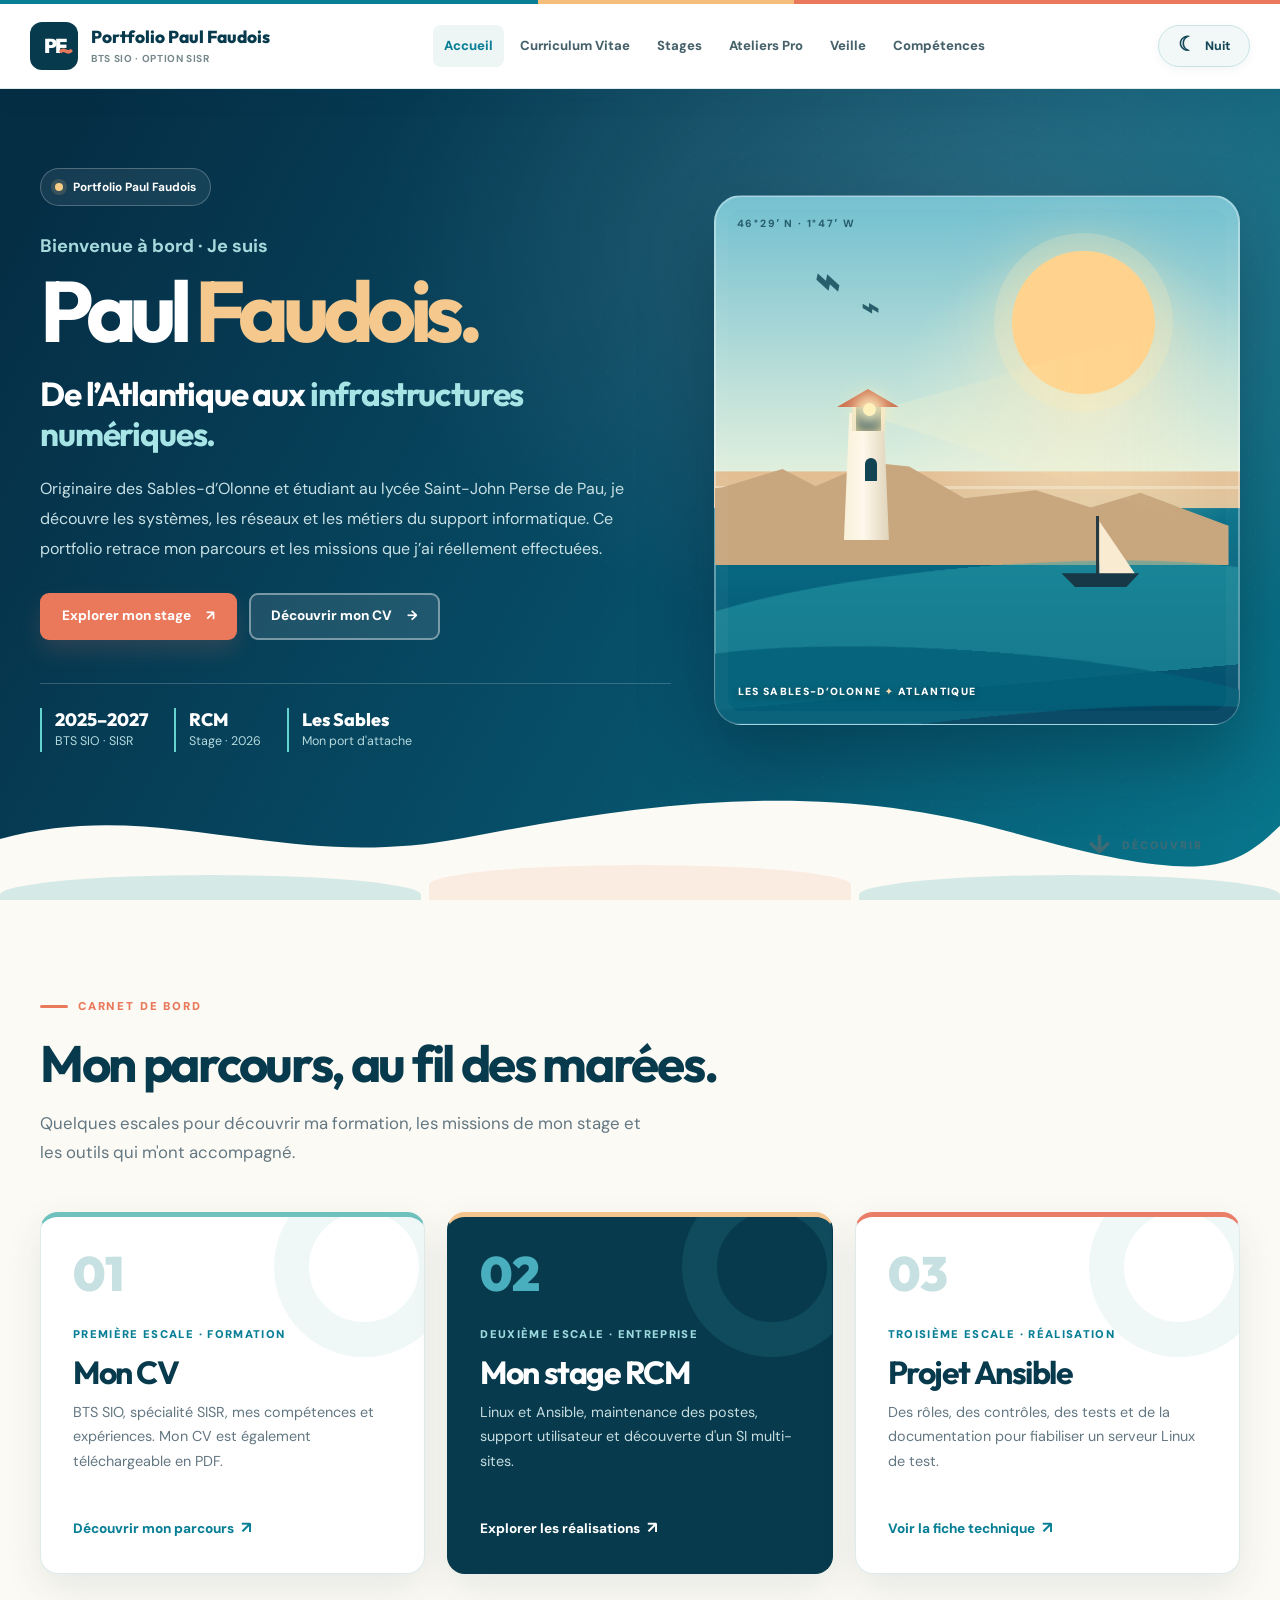
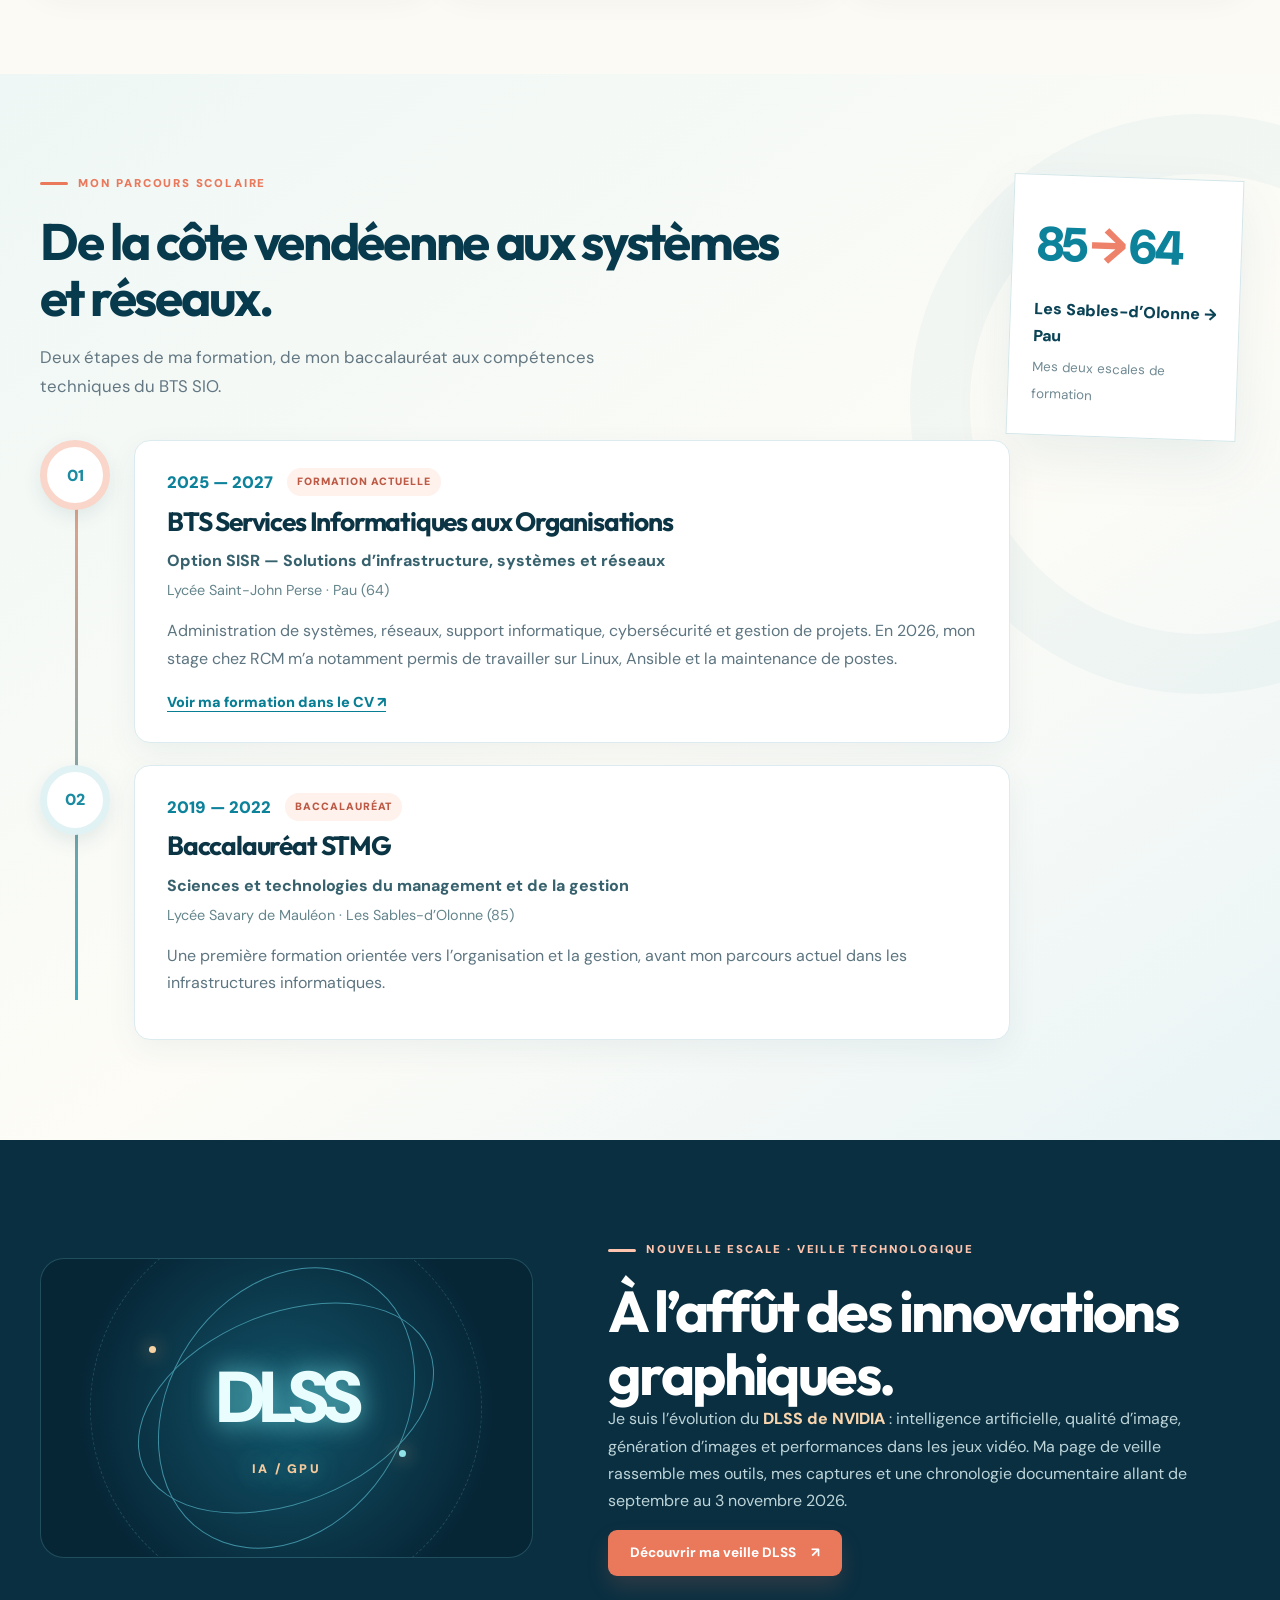
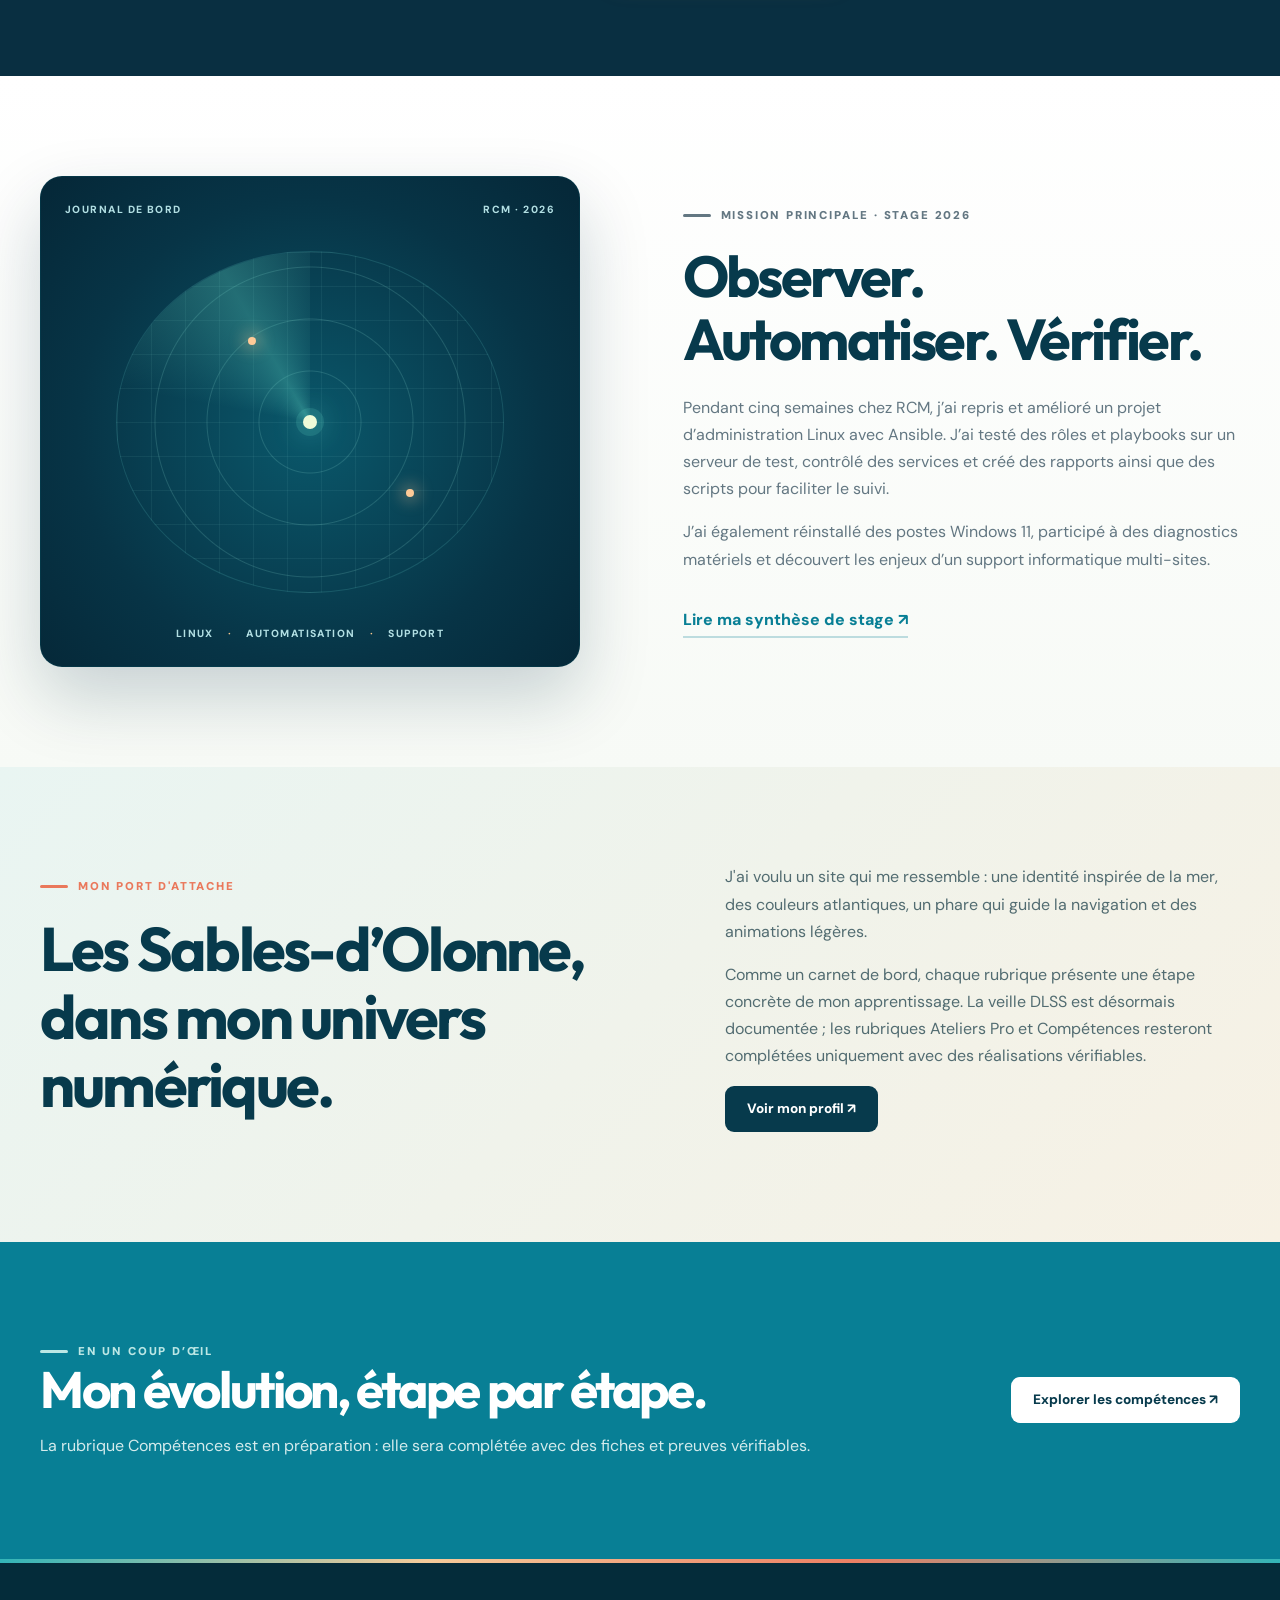
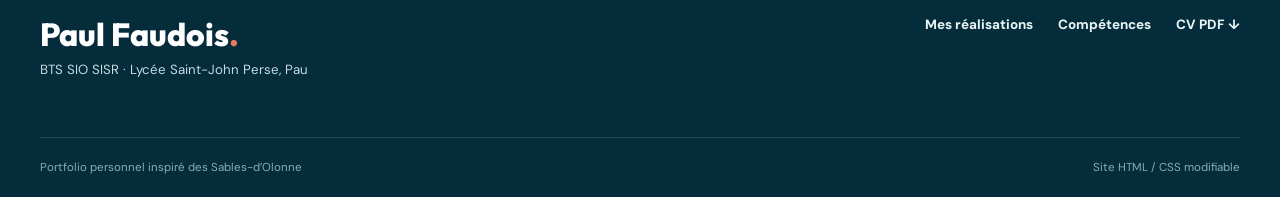
<file: index.html>
<!DOCTYPE html>

<html lang="fr"><head>
<meta charset="utf-8"/><meta content="width=device-width, initial-scale=1" name="viewport"/>
<meta content="#073a4c" name="theme-color"/>
<title>Portfolio Paul Faudois</title>
<link href="styles.css" rel="stylesheet"/>
<link href="ocean-v5.css" rel="stylesheet"/><link href="ocean-v6.css" rel="stylesheet"/><script>try{let t=localStorage.getItem('paul-portfolio-theme');document.documentElement.dataset.theme=(t==='night'||t==='day')?t:'day'}catch(e){document.documentElement.dataset.theme='day'}</script><meta content="Portfolio Paul Faudois : un carnet de bord maritime animé, BTS SIO SISR, CV et stage RCM." name="description"/><link rel="icon" type="image/svg+xml" href="favicon.svg"/></head><body>
<a class="skip-link" href="#contenu">Aller au contenu</a>
<header class="site-header"><div class="nav-container">
<a aria-label="Accueil, portfolio Paul Faudois" class="brand" href="index.html"><span class="brand-symbol">PF<span class="brand-wave">~</span></span><span class="brand-label">Portfolio Paul Faudois<small>BTS SIO · OPTION SISR</small></span></a>
<button aria-controls="primary-nav" aria-expanded="false" aria-label="Ouvrir le menu" class="menu-toggle" type="button"><span></span><span></span><span></span></button>
<nav aria-label="Navigation principale" id="primary-nav"><ul><li><a aria-current="page" class="active" href="index.html">Accueil</a></li><li><a href="cv.html">Curriculum Vitae</a></li><li><a href="stages.html">Stages</a></li><li><a href="ateliers-pro.html">Ateliers Pro</a></li><li><a href="veille.html">Veille</a></li><li><a href="competences.html">Compétences</a></li></ul></nav><button aria-label="Activer le mode nuit" aria-pressed="false" class="theme-toggle" title="Changer l'ambiance jour / nuit" type="button"><span aria-hidden="true" class="theme-toggle-symbol">☾</span><span class="theme-toggle-label">Nuit</span></button>
</div></header>
<main id="contenu">
<section aria-labelledby="home-title" class="home-hero ocean-hero">
<div aria-hidden="true" class="ocean-grain"></div>
<div class="container hero-layout">
<div class="hero-copy"><div class="pill-light"><span class="status-dot"></span> Portfolio Paul Faudois</div>
<p class="hero-pretitle">Bienvenue à bord · Je suis</p>
<h1 id="home-title">Paul <span>Faudois.</span></h1>
<p class="hero-claim">De l’Atlantique aux <em>infrastructures numériques.</em></p>
<p class="hero-intro">Originaire des Sables-d’Olonne et étudiant au lycée Saint-John Perse de Pau, je découvre les systèmes, les réseaux et les métiers du support informatique. Ce portfolio retrace mon parcours et les missions que j’ai réellement effectuées.</p>
<div class="button-group"><a class="button button-coral" href="stages.html">Explorer mon stage <span aria-hidden="true">↗</span></a><a class="button button-ghost" href="cv.html">Découvrir mon CV <span aria-hidden="true">→</span></a></div>
<div class="hero-metrics"><div><strong>2025–2027</strong><span>BTS SIO · SISR</span></div><div><strong>RCM</strong><span>Stage · 2026</span></div><div><strong>Les Sables</strong><span>Mon port d'attache</span></div></div>
</div>
<div aria-label="Illustration animée du littoral sablais : phare éclairant la mer, vagues, oiseaux et petit voilier." class="hero-art marine-scene" role="img">
<div aria-hidden="true" class="scene-sky"><span class="scene-star star-one"></span><span class="scene-star star-two"></span><span class="scene-star star-three"></span><span class="scene-star star-four"></span><span class="scene-star star-five"></span><span class="scene-sun"></span><span class="scene-moon"></span><span class="gull gull-one">⌁</span><span class="gull gull-two">⌁</span></div>
<div class="scene-horizon"></div><div class="scene-cliff"></div><div class="scene-beacon"><span class="beacon-beam"></span><span class="beacon-roof"></span><span class="beacon-lantern"></span><span class="beacon-tower"></span><span class="beacon-window"></span><span class="beacon-glow"></span></div>
<div class="scene-water scene-water-back"></div><div class="scene-water scene-water-mid"></div><div class="scene-boat"><span class="boat-mast"></span><span class="boat-sail"></span><span class="boat-hull"></span></div><div class="scene-water scene-water-front"></div>
<span class="scene-coordinates">46°29′ N · 1°47′ W</span><span class="sea-label">LES SABLES-D’OLONNE <span>✦</span> ATLANTIQUE</span>
</div>
</div><div aria-hidden="true" class="hero-tide"><svg preserveaspectratio="none" viewbox="0 0 1440 140"><path d="M0 74C180 25 315 112 520 73S920 5 1140 67s250 39 300-8v81H0z"></path></svg></div>
<a aria-label="Descendre vers mon parcours" class="scroll-indicator" href="#parcours"><span aria-hidden="true">↓</span> DÉCOUVRIR</a>
</section>
<section class="section section-light" id="parcours"><div class="container"><div class="section-heading"><p class="eyebrow">CARNET DE BORD</p><h2>Mon parcours, au fil des marées.</h2><p>Quelques escales pour découvrir ma formation, les missions de mon stage et les outils qui m'ont accompagné.</p></div>
<div class="feature-grid ocean-feature-grid">
<a class="feature-card" href="cv.html"><div class="feature-icon"><span class="route-symbol">01</span></div><span class="feature-label">PREMIÈRE ESCALE · FORMATION</span><h3>Mon CV</h3><p>BTS SIO, spécialité SISR, mes compétences et expériences. Mon CV est également téléchargeable en PDF.</p><span class="card-link">Découvrir mon parcours <b>↗</b></span></a>
<a class="feature-card feature-dark" href="stages.html"><div class="feature-icon"><span class="route-symbol">02</span></div><span class="feature-label">DEUXIÈME ESCALE · ENTREPRISE</span><h3>Mon stage RCM</h3><p>Linux et Ansible, maintenance des postes, support utilisateur et découverte d'un SI multi-sites.</p><span class="card-link">Explorer les réalisations <b>↗</b></span></a>
<a class="feature-card" href="stage-rcm-ansible.html"><div class="feature-icon"><span class="route-symbol">03</span></div><span class="feature-label">TROISIÈME ESCALE · RÉALISATION</span><h3>Projet Ansible</h3><p>Des rôles, des contrôles, des tests et de la documentation pour fiabiliser un serveur Linux de test.</p><span class="card-link">Voir la fiche technique <b>↗</b></span></a>
</div></div></section>

<section class="section ocean-school" id="parcours-scolaire" aria-labelledby="ecoles-title">
  <div class="container">
    <div class="school-heading-grid">
      <div class="section-heading"><p class="eyebrow">MON PARCOURS SCOLAIRE</p><h2 id="ecoles-title">De la côte vendéenne aux systèmes et réseaux.</h2><p>Deux étapes de ma formation, de mon baccalauréat aux compétences techniques du BTS SIO.</p></div>
      <div class="school-side-note" aria-label="Parcours personnel"><span class="school-stamp">85 <span>→</span> 64</span><p>Les Sables-d’Olonne <span aria-hidden="true">→</span> Pau</p><small>Mes deux escales de formation</small></div>
    </div>
    <div class="school-timeline">
      <article class="school-stop school-stop-current">
        <div class="school-buoy"><span>01</span></div>
        <div class="school-stop-body">
          <div class="school-stop-head"><span class="school-year">2025 — 2027</span><span class="school-type">FORMATION ACTUELLE</span></div>
          <h3>BTS Services Informatiques aux Organisations</h3>
          <p class="school-subhead">Option SISR — Solutions d’infrastructure, systèmes et réseaux</p>
          <p class="school-place">Lycée Saint-John Perse · Pau (64)</p>
          <p>Administration de systèmes, réseaux, support informatique, cybersécurité et gestion de projets. En 2026, mon stage chez RCM m’a notamment permis de travailler sur Linux, Ansible et la maintenance de postes.</p>
          <a href="cv.html" class="school-inline-link">Voir ma formation dans le CV <span aria-hidden="true">↗</span></a>
        </div>
      </article>
      <article class="school-stop">
        <div class="school-buoy"><span>02</span></div>
        <div class="school-stop-body">
          <div class="school-stop-head"><span class="school-year">2019 — 2022</span><span class="school-type">BACCALAURÉAT</span></div>
          <h3>Baccalauréat STMG</h3>
          <p class="school-subhead">Sciences et technologies du management et de la gestion</p>
          <p class="school-place">Lycée Savary de Mauléon · Les Sables-d’Olonne (85)</p>
          <p>Une première formation orientée vers l’organisation et la gestion, avant mon parcours actuel dans les infrastructures informatiques.</p>
        </div>
      </article>
    </div>
  </div>
</section>
<section class="section home-watch-teaser" aria-labelledby="teaser-title">
 <div class="container watch-teaser-grid">
  <div class="watch-mini-art" aria-hidden="true"><span class="watch-orbit orbit-one"></span><span class="watch-orbit orbit-two"></span><span class="watch-chip">DLSS<span>IA / GPU</span></span><span class="watch-ray ray-one"></span><span class="watch-ray ray-two"></span></div>
  <div><p class="eyebrow">NOUVELLE ESCALE · VEILLE TECHNOLOGIQUE</p><h2 id="teaser-title">À l’affût des innovations graphiques.</h2><p>Je suis l’évolution du <strong>DLSS de NVIDIA</strong> : intelligence artificielle, qualité d’image, génération d’images et performances dans les jeux vidéo. Ma page de veille rassemble mes outils, mes captures et une chronologie documentaire allant de septembre au 3 novembre 2026.</p><a class="button button-coral" href="veille.html">Découvrir ma veille DLSS <span aria-hidden="true">↗</span></a></div>
 </div>
</section>
<section class="section home-radar"><div class="container spotlight ocean-spotlight"><div aria-hidden="true" class="radar-visual"><div class="radar-topline"><span>JOURNAL DE BORD</span><span>RCM · 2026</span></div><div class="radar-rings"><div class="radar-line"></div><div class="radar-center"></div><span class="radar-ping ping-one"></span><span class="radar-ping ping-two"></span></div><div class="radar-bottomline">LINUX <b>·</b> AUTOMATISATION <b>·</b> SUPPORT</div></div>
<div class="spotlight-text"><p class="eyebrow">MISSION PRINCIPALE · STAGE 2026</p><h2>Observer. Automatiser. Vérifier.</h2><p>Pendant cinq semaines chez RCM, j’ai repris et amélioré un projet d’administration Linux avec Ansible. J’ai testé des rôles et playbooks sur un serveur de test, contrôlé des services et créé des rapports ainsi que des scripts pour faciliter le suivi.</p><p>J’ai également réinstallé des postes Windows 11, participé à des diagnostics matériels et découvert les enjeux d’un support informatique multi-sites.</p><a class="text-link" href="stages.html">Lire ma synthèse de stage <span>↗</span></a></div></div></section>
<section class="section ocean-manifesto"><div class="container manifesto-grid"><div><p class="eyebrow">MON PORT D'ATTACHE</p><h2>Les Sables-d’Olonne, dans mon univers numérique.</h2></div><div><p>J'ai voulu un site qui me ressemble : une identité inspirée de la mer, des couleurs atlantiques, un phare qui guide la navigation et des animations légères.</p><p>Comme un carnet de bord, chaque rubrique présente une étape concrète de mon apprentissage. La veille DLSS est désormais documentée ; les rubriques Ateliers Pro et Compétences resteront complétées uniquement avec des réalisations vérifiables.</p><a class="button button-navy" href="cv.html">Voir mon profil ↗</a></div></div><div aria-hidden="true" class="tide-stripes"><i></i><i></i><i></i></div></section>
<section class="section mini-cta"><div class="container cta-flex"><div><p class="eyebrow">EN UN COUP D’ŒIL</p><h2>Mon évolution, étape par étape.</h2><p>La rubrique Compétences est en préparation : elle sera complétée avec des fiches et preuves vérifiables.</p></div><a class="button button-white" href="competences.html">Explorer les compétences ↗</a></div></section>
</main>
<footer class="footer"><div class="container footer-grid"><div><p class="footer-head">Paul Faudois<span class="accent">.</span></p><p>BTS SIO SISR · Lycée Saint-John Perse, Pau</p></div><div class="footer-links"><a href="stages.html">Mes réalisations</a><a href="competences.html">Compétences</a><a download="" href="assets/documents/CV-Paul-Faudois.pdf">CV PDF ↓</a></div></div><div class="container footer-bottom"><span>Portfolio personnel inspiré des Sables-d’Olonne</span><span>Site HTML / CSS modifiable</span></div></footer>
<script defer="" src="script.js"></script>
<div aria-hidden="true" class="reading-progress"></div><script defer="True" src="ocean-v5.js"></script></body></html>
</file>
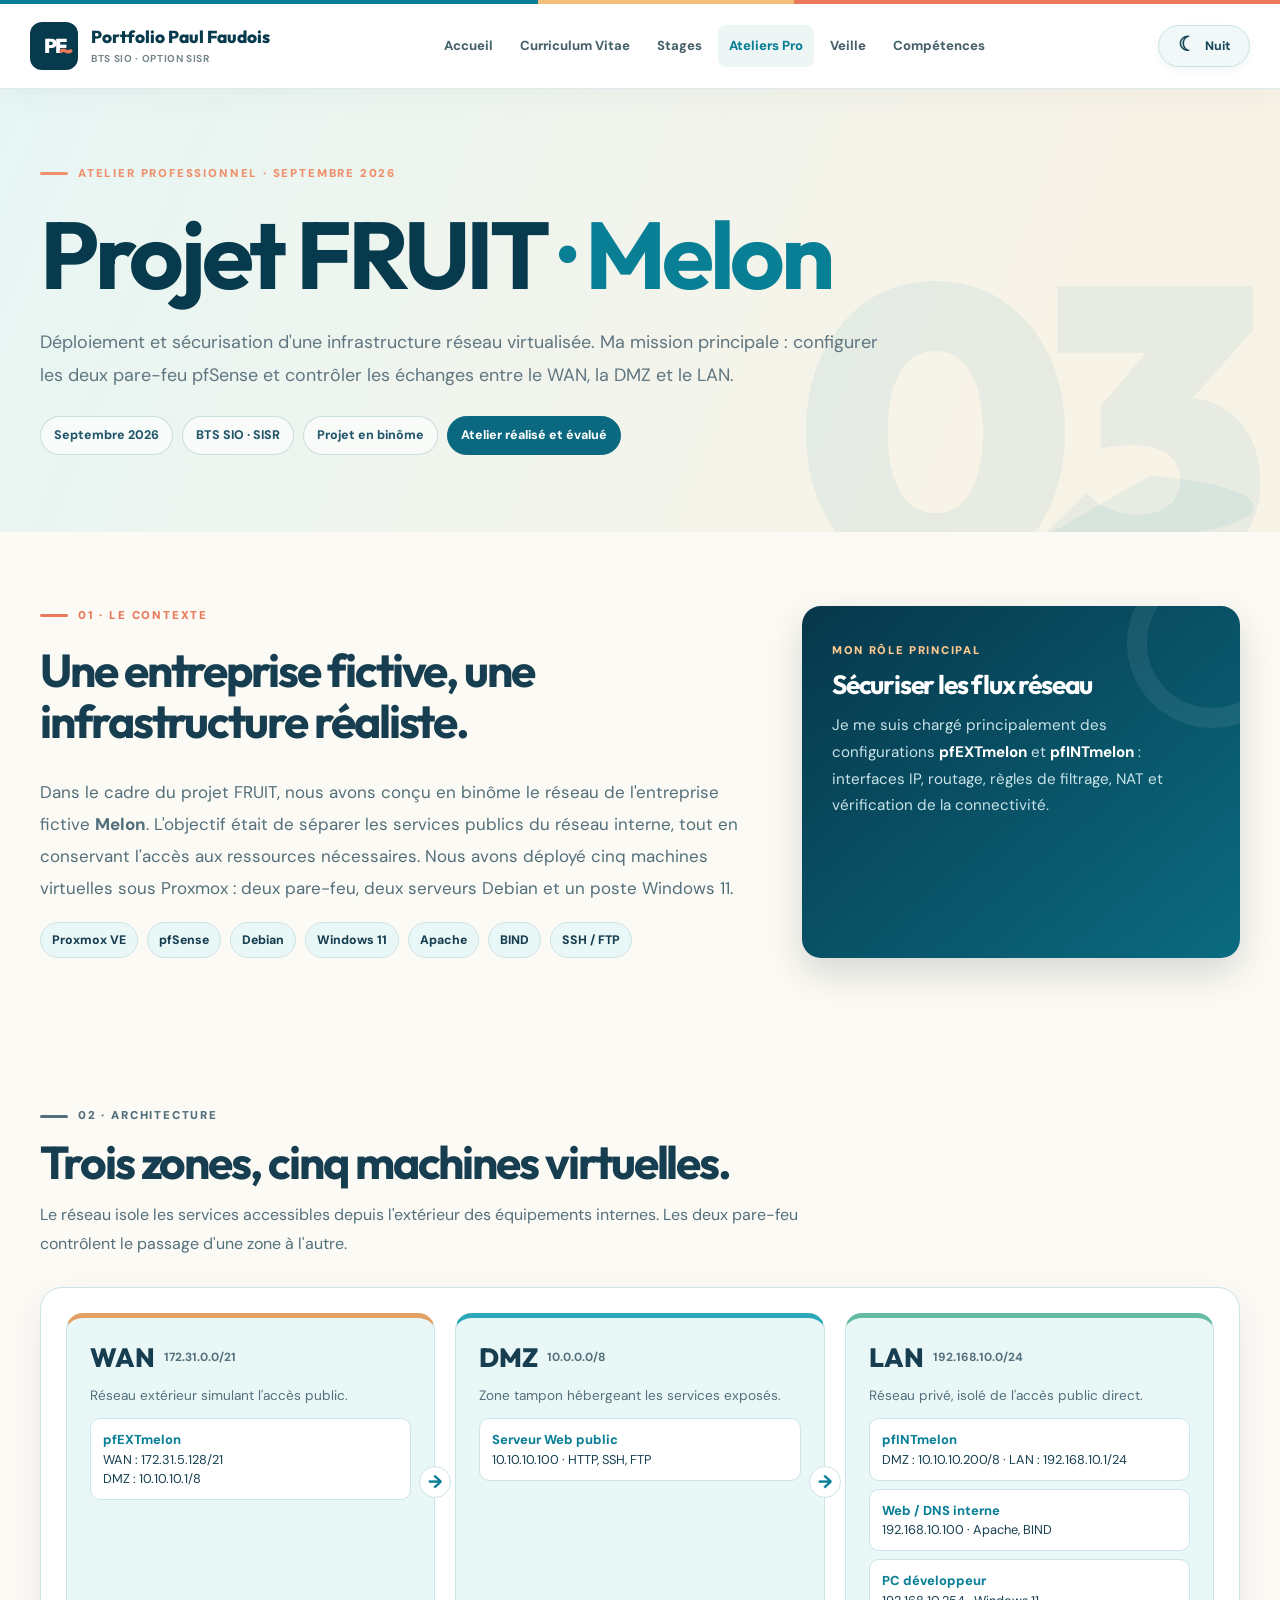
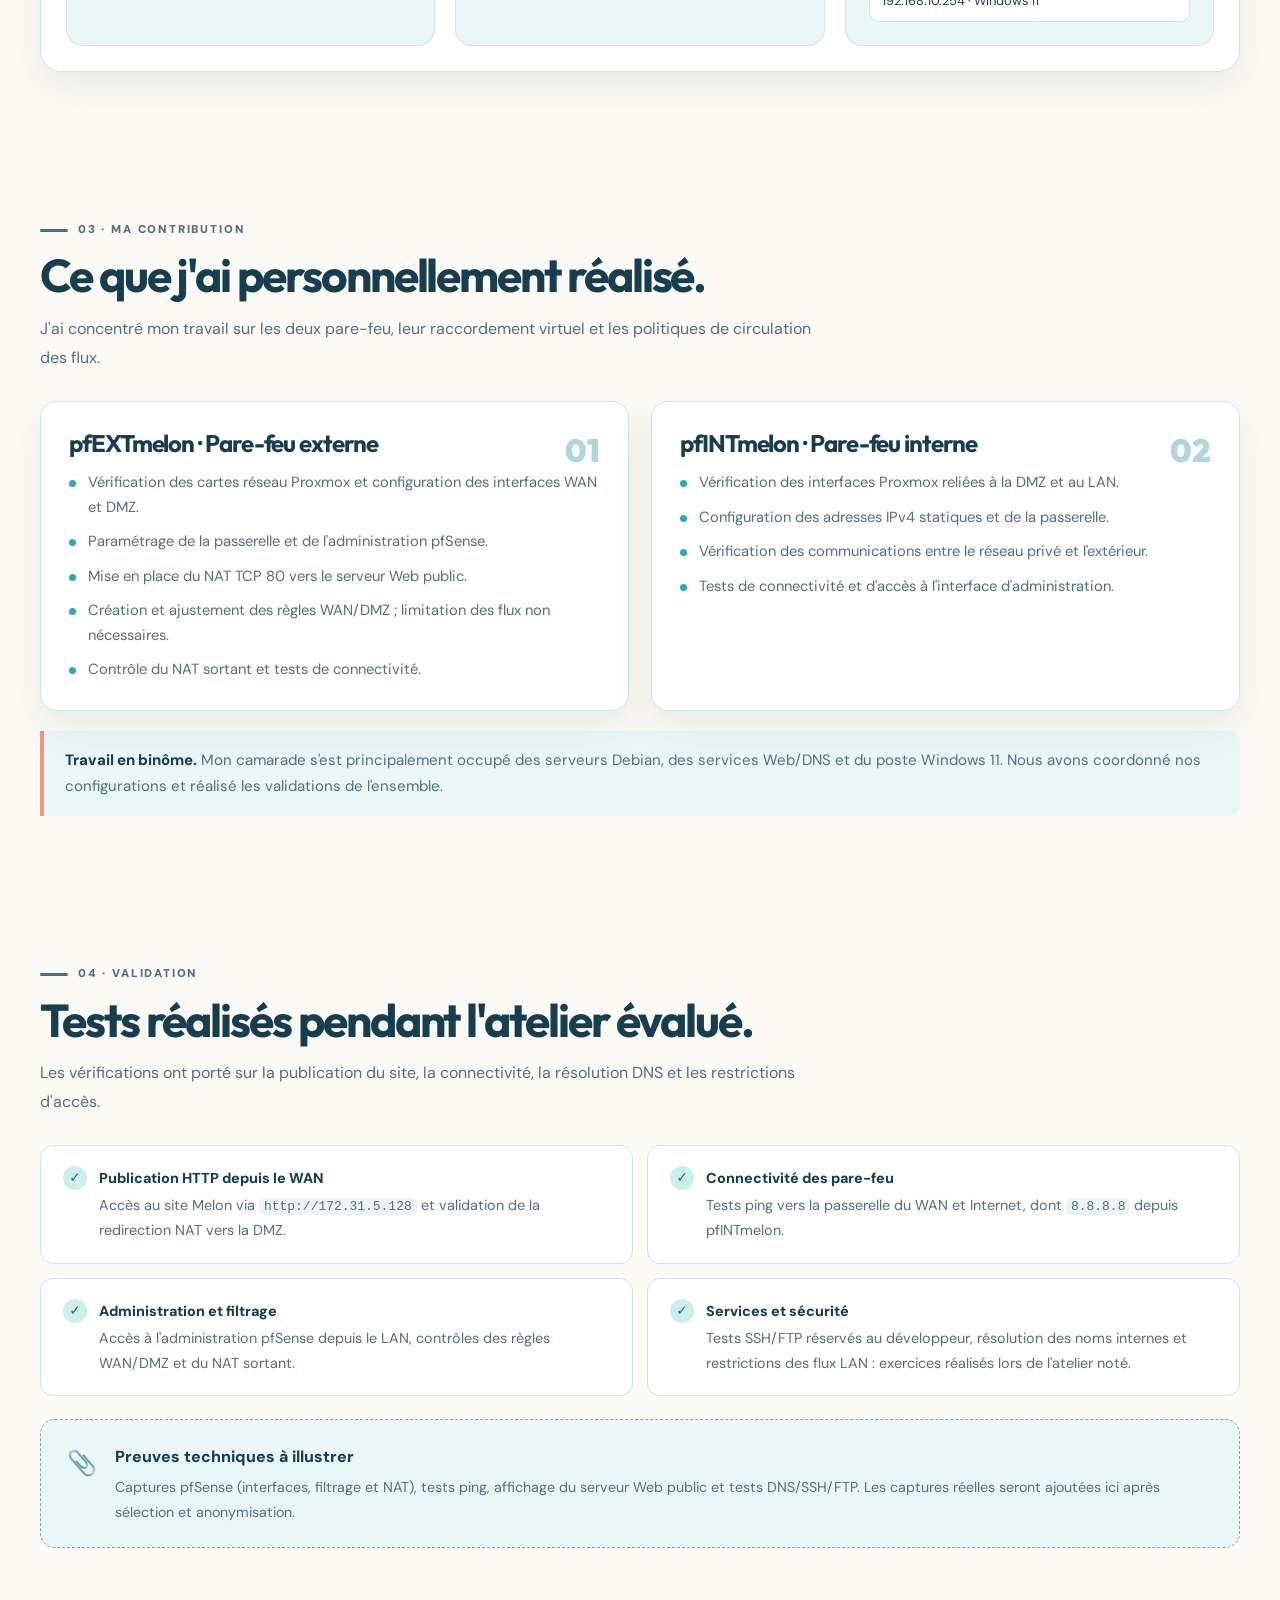
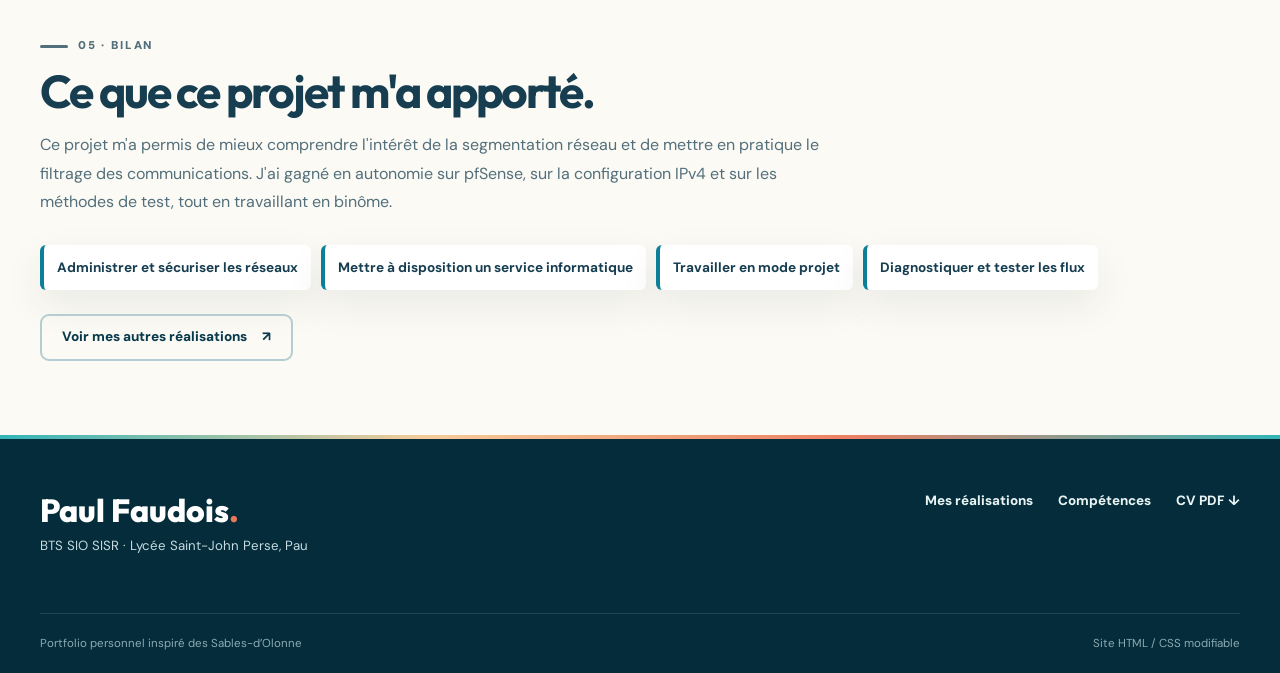
<file: ateliers-pro.html>
<!DOCTYPE html>

<html lang="fr"><head>
<meta charset="utf-8"/><meta content="width=device-width, initial-scale=1" name="viewport"/>
<meta content="Projet FRUIT : déploiement d'une infrastructure WAN / DMZ / LAN sous Proxmox et sécurisation pfSense, atelier professionnel BTS SIO SISR." name="description"/>
<meta content="#073a4c" name="theme-color"/>
<title>Ateliers Pro | Portfolio Paul Faudois</title>
<link href="styles.css" rel="stylesheet"/>
<link href="ocean-v5.css" rel="stylesheet"/><script>try{let t=localStorage.getItem('paul-portfolio-theme');document.documentElement.dataset.theme=(t==='night'||t==='day')?t:'day'}catch(e){document.documentElement.dataset.theme='day'}</script><link rel="icon" type="image/svg+xml" href="favicon.svg"/><style>

/* Projet FRUIT — styles locaux, indépendants des autres pages du portfolio. */
.fruit-page{--fruit-ink:#163e50;--fruit-muted:#526f7b;--fruit-panel:#ffffff;--fruit-panel-alt:#eaf7f7;--fruit-stroke:#cce4e7;--fruit-highlight:#0a7f97;--fruit-sun:#ef9876;--fruit-shadow:0 15px 38px rgba(8,51,72,.08)}
.fruit-page .page-banner{padding:76px 0 77px}
.fruit-page .fruit-eyebrow{color:#f08f6b}
.fruit-page .fruit-hero-lead{max-width:840px}
.fruit-page .fruit-hero-meta{display:flex;flex-wrap:wrap;gap:9px;margin-top:25px}
.fruit-page .fruit-hero-meta span{border:1px solid rgba(8,97,117,.19);padding:8px 13px;border-radius:99px;background:rgba(255,255,255,.62);color:#22566b;font-size:.78rem;font-weight:800}
.fruit-page .fruit-hero-meta .fruit-evaluated{background:#0a6981;color:#fff;border-color:#0a6981}
.fruit-page .fruit-section{padding:74px 0}
.fruit-page .fruit-intro-grid{display:grid;grid-template-columns:1.25fr .75fr;gap:32px;align-items:stretch}
.fruit-page .fruit-description{color:var(--fruit-muted);font-size:1.06rem;max-width:700px;line-height:1.9}
.fruit-page .fruit-focus{border-radius:19px;padding:29px 30px;background:linear-gradient(140deg,#07374b,#0b6b80);color:#e9f9f7;box-shadow:0 15px 37px rgba(1,39,54,.16);position:relative;overflow:hidden}
.fruit-page .fruit-focus:after{content:'';position:absolute;width:130px;height:130px;border:20px solid rgba(255,255,255,.07);right:-57px;top:-48px;border-radius:50%}
.fruit-page .fruit-focus strong{color:#fff}
.fruit-page .fruit-focus h2{font-size:1.65rem;color:white;margin:8px 0 13px}
.fruit-page .fruit-focus p{font-size:.95rem;color:#c9e4e9;line-height:1.75;margin:0}
.fruit-page .fruit-tag{font-weight:900;text-transform:uppercase;letter-spacing:.15em;font-size:.7rem;color:#ffca91}
.fruit-page .fruit-section-header{margin-bottom:28px}
.fruit-page .fruit-section-header h2{font-size:clamp(2.05rem,3.6vw,3.25rem);line-height:1.12;color:var(--fruit-ink);margin:8px 0 13px}
.fruit-page .fruit-section-header p{color:var(--fruit-muted);max-width:780px;line-height:1.8}
.fruit-page .fruit-section-header .eyebrow{margin:0 0 10px}
.fruit-page .fruit-network{margin:0;list-style:none;padding:25px;display:grid;grid-template-columns:1fr 1fr 1fr;gap:20px;background:var(--fruit-panel);border:1px solid var(--fruit-stroke);border-radius:22px;box-shadow:var(--fruit-shadow)}
.fruit-page .fruit-zone{min-width:0;border:1px solid var(--fruit-stroke);border-radius:17px;padding:23px;position:relative;background:var(--fruit-panel-alt)}
.fruit-page .fruit-zone:not(:last-child):after{content:'→';position:absolute;top:50%;right:-17px;transform:translateY(-50%);font-size:1.15rem;font-weight:900;color:var(--fruit-highlight);background:var(--fruit-panel);border:1px solid var(--fruit-stroke);width:30px;height:30px;border-radius:50%;display:grid;place-items:center;z-index:2}
.fruit-page .fruit-zone:nth-child(1){border-top:5px solid #e4a166}
.fruit-page .fruit-zone:nth-child(2){border-top:5px solid #2ba8ba}
.fruit-page .fruit-zone:nth-child(3){border-top:5px solid #64bba4}
.fruit-page .fruit-zone-head{display:flex;align-items:center;gap:9px;margin-bottom:10px}
.fruit-page .fruit-zone-head b{font:800 1.65rem Outfit,Arial,sans-serif;color:var(--fruit-ink)}
.fruit-page .fruit-zone-head span{font-size:.74rem;color:var(--fruit-muted);font-weight:700}
.fruit-page .fruit-zone p{font-size:.85rem;color:var(--fruit-muted);line-height:1.7;margin:0 0 11px}
.fruit-page .fruit-zone .fruit-node{padding:11px 12px;border:1px solid var(--fruit-stroke);border-radius:10px;background:var(--fruit-panel);font-size:.8rem;margin-top:8px;line-height:1.5;color:var(--fruit-ink)}
.fruit-page .fruit-zone .fruit-node strong{color:var(--fruit-highlight);display:block;font-size:.81rem}
.fruit-page code{background:rgba(7,125,151,.08);border-radius:5px;padding:1px 5px;font-size:.9em;white-space:normal;overflow-wrap:anywhere;color:inherit}
.fruit-page .fruit-tools{display:flex;flex-wrap:wrap;gap:9px;margin-top:17px}
.fruit-page .fruit-tools span{background:var(--fruit-panel-alt);border:1px solid var(--fruit-stroke);border-radius:30px;padding:7px 11px;color:var(--fruit-ink);font-size:.77rem;font-weight:800}
.fruit-page .fruit-two-col{display:grid;grid-template-columns:1fr 1fr;gap:22px}
.fruit-page .fruit-task{padding:28px;background:var(--fruit-panel);border:1px solid var(--fruit-stroke);border-radius:17px;box-shadow:var(--fruit-shadow)}
.fruit-page .fruit-task .fruit-task-number{display:block;float:right;color:var(--fruit-highlight);font:900 2rem Outfit,sans-serif;opacity:.32}
.fruit-page .fruit-task h3{font-size:1.5rem;color:var(--fruit-ink);margin:0 0 14px}
.fruit-page .fruit-task ul{list-style:none;padding:0;margin:0;display:grid;gap:10px}
.fruit-page .fruit-task li{position:relative;padding-left:19px;color:var(--fruit-muted);font-size:.92rem;line-height:1.67}
.fruit-page .fruit-task li:before{content:'';position:absolute;top:10px;left:0;width:7px;height:7px;background:#2ea8b2;border-radius:50%}
.fruit-page .fruit-pair-note{border-left:4px solid var(--fruit-sun);padding:17px 21px;margin-top:20px;background:var(--fruit-panel-alt);color:var(--fruit-muted);border-radius:0 10px 10px 0;font-size:.94rem}
.fruit-page .fruit-pair-note strong{color:var(--fruit-ink)}
.fruit-page .fruit-result-grid{display:grid;grid-template-columns:repeat(2,minmax(0,1fr));gap:14px}
.fruit-page .fruit-result{background:var(--fruit-panel);border-radius:13px;border:1px solid var(--fruit-stroke);padding:20px 22px;display:flex;gap:12px;align-items:flex-start}
.fruit-page .fruit-result .fruit-check{width:24px;height:24px;flex:0 0 24px;display:grid;place-items:center;border-radius:50%;background:#ccefea;color:#087683;font-size:.86rem;font-weight:900}
.fruit-page .fruit-result p{margin:0;color:var(--fruit-muted);font-size:.9rem;line-height:1.7}
.fruit-page .fruit-result strong{color:var(--fruit-ink);display:block;margin-bottom:3px}
.fruit-page .fruit-proof-banner{display:flex;gap:18px;align-items:flex-start;padding:23px 26px;border-radius:15px;margin-top:23px;background:var(--fruit-panel-alt);border:1px dashed #68aeb9}
.fruit-page .fruit-proof-banner span{font-size:1.5rem}
.fruit-page .fruit-proof-banner strong{color:var(--fruit-ink)}
.fruit-page .fruit-proof-banner p{color:var(--fruit-muted);font-size:.89rem;margin:5px 0 0;line-height:1.7}
.fruit-page .fruit-skill-tags{display:flex;gap:10px;flex-wrap:wrap;margin-top:18px}
.fruit-page .fruit-skill-tags span{border-left:4px solid var(--fruit-highlight);border-radius:6px;background:var(--fruit-panel);box-shadow:var(--fruit-shadow);padding:11px 13px;color:var(--fruit-ink);font-size:.85rem;font-weight:700}
.fruit-page .fruit-end{padding-top:14px}
.fruit-page .fruit-back{margin-top:24px}
html[data-theme='night'] .fruit-page{--fruit-ink:#ecf8f7;--fruit-muted:#b2cbd1;--fruit-panel:#123545;--fruit-panel-alt:#1b4050;--fruit-stroke:#345866;--fruit-highlight:#80d9de;--fruit-sun:#efac87;--fruit-shadow:0 12px 32px rgba(0,0,0,.14)}
html[data-theme='night'] .fruit-page .fruit-hero-meta span{background:#183d4a;color:#daecee;border-color:#426a78}
html[data-theme='night'] .fruit-page .fruit-hero-meta .fruit-evaluated{background:#0e6479;color:#fff;border-color:#288ca0}
html[data-theme='night'] .fruit-page .fruit-zone:not(:last-child):after{background:#123545}
html[data-theme='night'] .fruit-page .fruit-focus{background:linear-gradient(140deg,#0a4f64,#082c40)}
@media(max-width:880px){.fruit-page .fruit-intro-grid{grid-template-columns:1fr}.fruit-page .fruit-network{grid-template-columns:1fr}.fruit-page .fruit-zone:not(:last-child):after{content:'↓';top:auto;right:50%;bottom:-17px;transform:translateX(50%)}}
@media(max-width:670px){.fruit-page .page-banner{padding:55px 0 60px}.fruit-page .fruit-section{padding:50px 0}.fruit-page .fruit-two-col,.fruit-page .fruit-result-grid{grid-template-columns:1fr}.fruit-page .fruit-network{padding:14px}.fruit-page .fruit-zone{padding:18px}.fruit-page .fruit-hero-meta span{font-size:.7rem}}

</style></head><body>
<a class="skip-link" href="#contenu">Aller au contenu</a>
<header class="site-header"><div class="nav-container">
<a aria-label="Accueil, portfolio Paul Faudois" class="brand" href="index.html"><span class="brand-symbol">PF<span class="brand-wave">~</span></span><span class="brand-label">Portfolio Paul Faudois<small>BTS SIO · OPTION SISR</small></span></a>
<button aria-controls="primary-nav" aria-expanded="false" aria-label="Ouvrir le menu" class="menu-toggle" type="button"><span></span><span></span><span></span></button>
<nav aria-label="Navigation principale" id="primary-nav"><ul><li><a href="index.html">Accueil</a></li><li><a href="cv.html">Curriculum Vitae</a></li><li><a href="stages.html">Stages</a></li><li><a aria-current="page" class="active" href="ateliers-pro.html">Ateliers Pro</a></li><li><a href="veille.html">Veille</a></li><li><a href="competences.html">Compétences</a></li></ul></nav><button aria-label="Activer le mode nuit" aria-pressed="false" class="theme-toggle" title="Changer l'ambiance jour / nuit" type="button"><span aria-hidden="true" class="theme-toggle-symbol">☾</span><span class="theme-toggle-label">Nuit</span></button>
</div></header>

<main id="contenu" class="fruit-page">
  <section class="page-banner">
    <div class="container banner-content">
      <p class="eyebrow fruit-eyebrow">ATELIER PROFESSIONNEL · SEPTEMBRE 2026</p>
      <h1>Projet FRUIT <span>· Melon</span></h1>
      <p class="banner-lead fruit-hero-lead">Déploiement et sécurisation d'une infrastructure réseau virtualisée. Ma mission principale : configurer les deux pare-feu pfSense et contrôler les échanges entre le WAN, la DMZ et le LAN.</p>
      <div class="fruit-hero-meta" aria-label="Informations sur le projet">
        <span>Septembre 2026</span><span>BTS SIO · SISR</span><span>Projet en binôme</span><span class="fruit-evaluated">Atelier réalisé et évalué</span>
      </div>
    </div>
    <div class="banner-number" aria-hidden="true">03</div>
  </section>
  <section class="section section-light fruit-section">
    <div class="container fruit-intro-grid">
      <div>
        <p class="eyebrow">01 · LE CONTEXTE</p>
        <div class="fruit-section-header"><h2>Une entreprise fictive, une infrastructure réaliste.</h2></div>
        <p class="fruit-description">Dans le cadre du projet FRUIT, nous avons conçu en binôme le réseau de l'entreprise fictive <strong>Melon</strong>. L'objectif était de séparer les services publics du réseau interne, tout en conservant l'accès aux ressources nécessaires. Nous avons déployé cinq machines virtuelles sous Proxmox : deux pare-feu, deux serveurs Debian et un poste Windows 11.</p>
        <div class="fruit-tools" aria-label="Technologies utilisées"><span>Proxmox VE</span><span>pfSense</span><span>Debian</span><span>Windows 11</span><span>Apache</span><span>BIND</span><span>SSH / FTP</span></div>
      </div>
      <aside class="fruit-focus">
        <span class="fruit-tag">Mon rôle principal</span>
        <h2>Sécuriser les flux réseau</h2>
        <p>Je me suis chargé principalement des configurations <strong>pfEXTmelon</strong> et <strong>pfINTmelon</strong> : interfaces IP, routage, règles de filtrage, NAT et vérification de la connectivité.</p>
      </aside>
    </div>
  </section>
  <section class="section fruit-section">
    <div class="container">
      <div class="fruit-section-header"><p class="eyebrow">02 · ARCHITECTURE</p><h2>Trois zones, cinq machines virtuelles.</h2><p>Le réseau isole les services accessibles depuis l'extérieur des équipements internes. Les deux pare-feu contrôlent le passage d'une zone à l'autre.</p></div>
      <ol class="fruit-network" aria-label="Schéma logique du réseau Melon, du WAN vers le LAN">
        <li class="fruit-zone"><div class="fruit-zone-head"><b>WAN</b><span>172.31.0.0/21</span></div><p>Réseau extérieur simulant l'accès public.</p><div class="fruit-node"><strong>pfEXTmelon</strong>WAN : 172.31.5.128/21<br/>DMZ : 10.10.10.1/8</div></li>
        <li class="fruit-zone"><div class="fruit-zone-head"><b>DMZ</b><span>10.0.0.0/8</span></div><p>Zone tampon hébergeant les services exposés.</p><div class="fruit-node"><strong>Serveur Web public</strong>10.10.10.100 · HTTP, SSH, FTP</div></li>
        <li class="fruit-zone"><div class="fruit-zone-head"><b>LAN</b><span>192.168.10.0/24</span></div><p>Réseau privé, isolé de l'accès public direct.</p><div class="fruit-node"><strong>pfINTmelon</strong>DMZ : 10.10.10.200/8 · LAN : 192.168.10.1/24</div><div class="fruit-node"><strong>Web / DNS interne</strong>192.168.10.100 · Apache, BIND</div><div class="fruit-node"><strong>PC développeur</strong>192.168.10.254 · Windows 11</div></li>
      </ol>
    </div>
  </section>
  <section class="section section-light fruit-section">
    <div class="container">
      <div class="fruit-section-header"><p class="eyebrow">03 · MA CONTRIBUTION</p><h2>Ce que j'ai personnellement réalisé.</h2><p>J'ai concentré mon travail sur les deux pare-feu, leur raccordement virtuel et les politiques de circulation des flux.</p></div>
      <div class="fruit-two-col">
        <article class="fruit-task"><span class="fruit-task-number" aria-hidden="true">01</span><h3>pfEXTmelon · Pare-feu externe</h3><ul>
          <li>Vérification des cartes réseau Proxmox et configuration des interfaces WAN et DMZ.</li>
          <li>Paramétrage de la passerelle et de l'administration pfSense.</li>
          <li>Mise en place du NAT TCP 80 vers le serveur Web public.</li>
          <li>Création et ajustement des règles WAN/DMZ ; limitation des flux non nécessaires.</li>
          <li>Contrôle du NAT sortant et tests de connectivité.</li>
        </ul></article>
        <article class="fruit-task"><span class="fruit-task-number" aria-hidden="true">02</span><h3>pfINTmelon · Pare-feu interne</h3><ul>
          <li>Vérification des interfaces Proxmox reliées à la DMZ et au LAN.</li>
          <li>Configuration des adresses IPv4 statiques et de la passerelle.</li>
          <li>Vérification des communications entre le réseau privé et l'extérieur.</li>
          <li>Tests de connectivité et d'accès à l'interface d'administration.</li>
        </ul></article>
      </div>
      <div class="fruit-pair-note"><strong>Travail en binôme.</strong> Mon camarade s'est principalement occupé des serveurs Debian, des services Web/DNS et du poste Windows 11. Nous avons coordonné nos configurations et réalisé les validations de l'ensemble.</div>
    </div>
  </section>
  <section class="section fruit-section">
    <div class="container">
      <div class="fruit-section-header"><p class="eyebrow">04 · VALIDATION</p><h2>Tests réalisés pendant l'atelier évalué.</h2><p>Les vérifications ont porté sur la publication du site, la connectivité, la résolution DNS et les restrictions d'accès.</p></div>
      <div class="fruit-result-grid">
        <div class="fruit-result"><span class="fruit-check" aria-hidden="true">✓</span><p><strong>Publication HTTP depuis le WAN</strong>Accès au site Melon via <code>http://172.31.5.128</code> et validation de la redirection NAT vers la DMZ.</p></div>
        <div class="fruit-result"><span class="fruit-check" aria-hidden="true">✓</span><p><strong>Connectivité des pare-feu</strong>Tests ping vers la passerelle du WAN et Internet, dont <code>8.8.8.8</code> depuis pfINTmelon.</p></div>
        <div class="fruit-result"><span class="fruit-check" aria-hidden="true">✓</span><p><strong>Administration et filtrage</strong>Accès à l'administration pfSense depuis le LAN, contrôles des règles WAN/DMZ et du NAT sortant.</p></div>
        <div class="fruit-result"><span class="fruit-check" aria-hidden="true">✓</span><p><strong>Services et sécurité</strong>Tests SSH/FTP réservés au développeur, résolution des noms internes et restrictions des flux LAN : exercices réalisés lors de l'atelier noté.</p></div>
      </div>
      <aside class="fruit-proof-banner"><span aria-hidden="true">📎</span><div><strong>Preuves techniques à illustrer</strong><p>Captures pfSense (interfaces, filtrage et NAT), tests ping, affichage du serveur Web public et tests DNS/SSH/FTP. Les captures réelles seront ajoutées ici après sélection et anonymisation.</p></div></aside>
    </div>
  </section>
  <section class="section section-light fruit-section fruit-end">
    <div class="container">
      <div class="fruit-section-header"><p class="eyebrow">05 · BILAN</p><h2>Ce que ce projet m'a apporté.</h2><p>Ce projet m'a permis de mieux comprendre l'intérêt de la segmentation réseau et de mettre en pratique le filtrage des communications. J'ai gagné en autonomie sur pfSense, sur la configuration IPv4 et sur les méthodes de test, tout en travaillant en binôme.</p></div>
      <div class="fruit-skill-tags" aria-label="Compétences mises en valeur"><span>Administrer et sécuriser les réseaux</span><span>Mettre à disposition un service informatique</span><span>Travailler en mode projet</span><span>Diagnostiquer et tester les flux</span></div>
      <a class="button button-outline-dark fruit-back" href="stages.html">Voir mes autres réalisations <span aria-hidden="true">↗</span></a>
    </div>
  </section>
</main>

<footer class="footer"><div class="container footer-grid"><div><p class="footer-head">Paul Faudois<span class="accent">.</span></p><p>BTS SIO SISR · Lycée Saint-John Perse, Pau</p></div><div class="footer-links"><a href="stages.html">Mes réalisations</a><a href="competences.html">Compétences</a><a download="" href="assets/documents/CV-Paul-Faudois.pdf">CV PDF ↓</a></div></div><div class="container footer-bottom"><span>Portfolio personnel inspiré des Sables-d’Olonne</span><span>Site HTML / CSS modifiable</span></div></footer>
<script defer="" src="script.js"></script>
<div aria-hidden="true" class="reading-progress"></div><script defer="True" src="ocean-v5.js"></script></body></html>
</file>
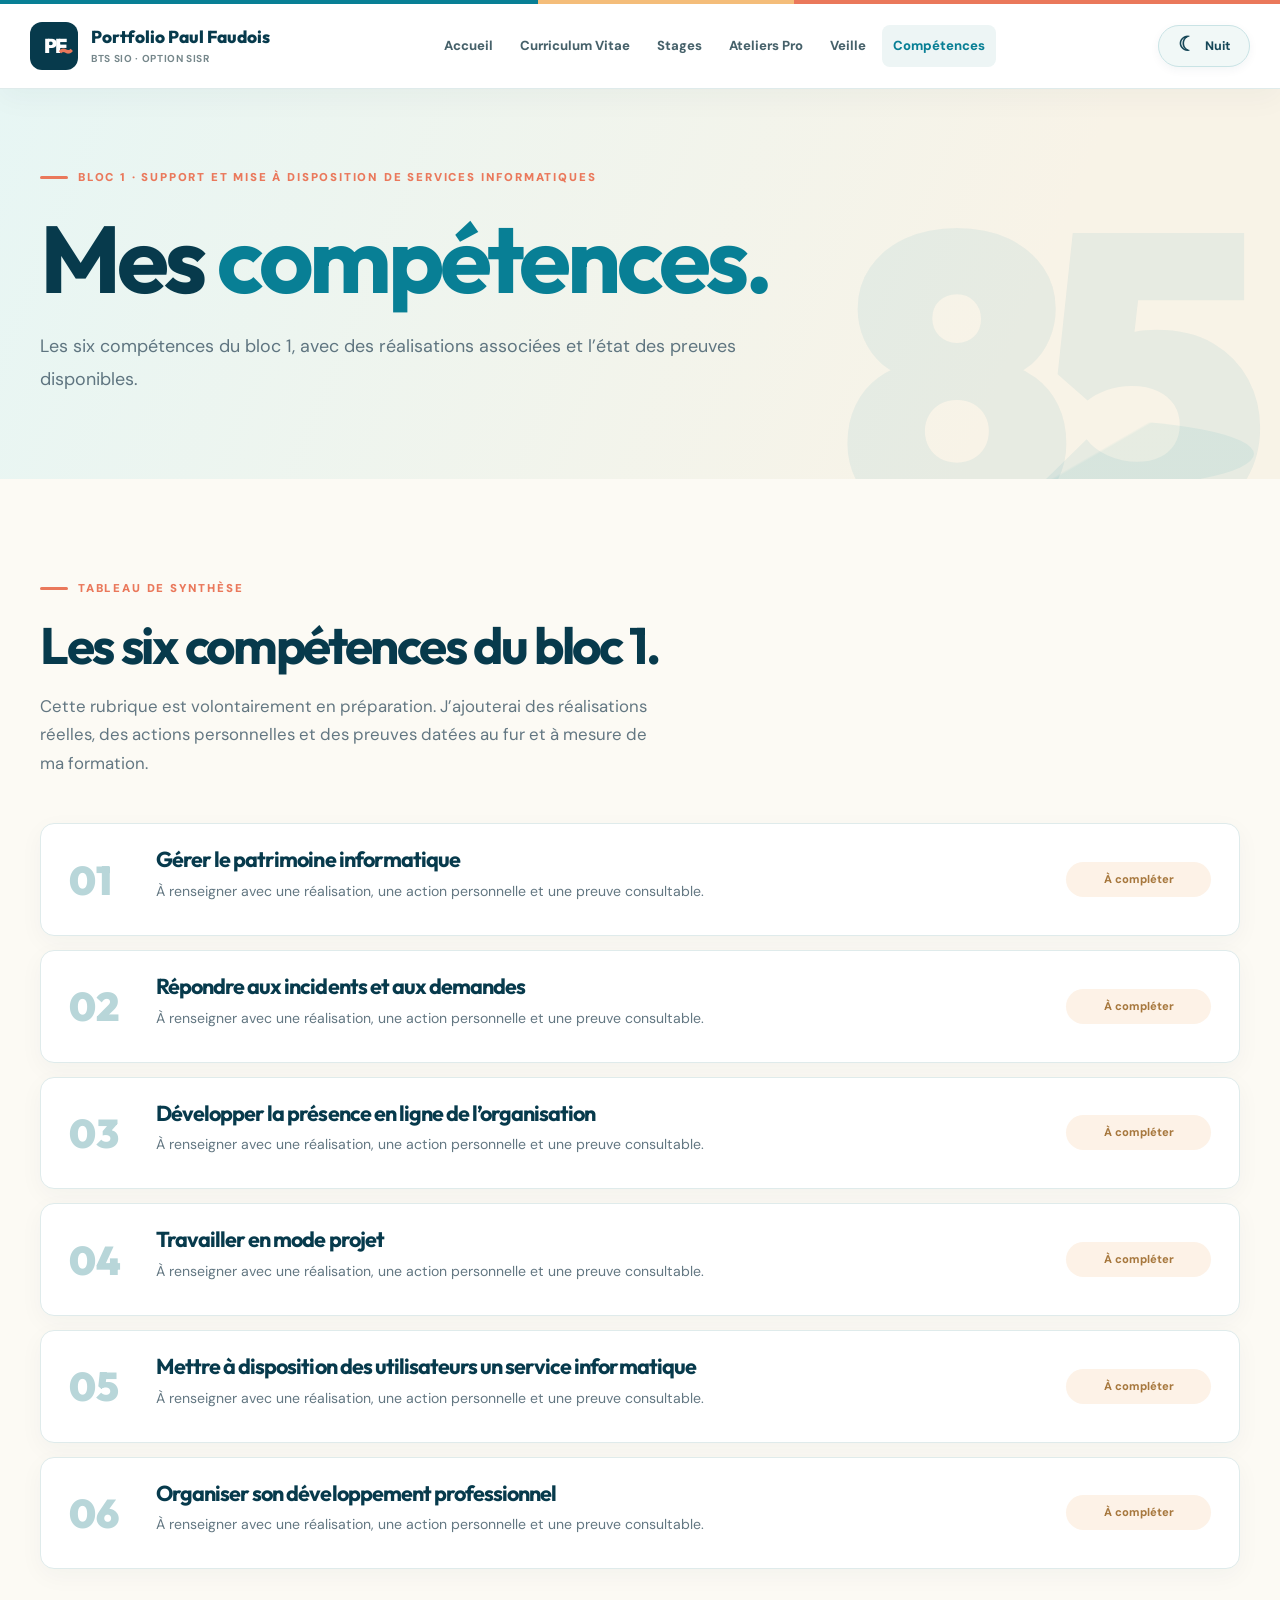
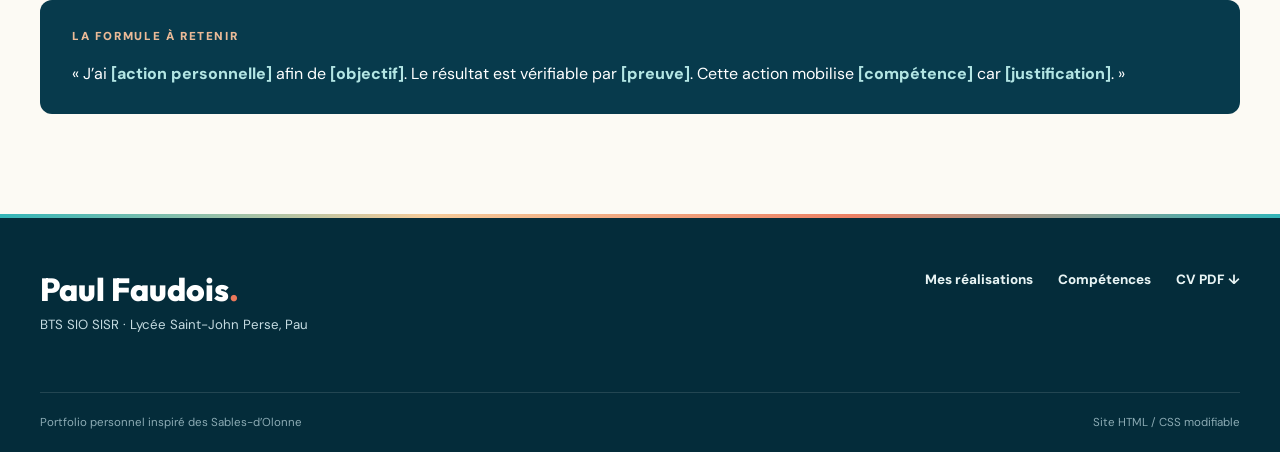
<file: competences.html>
<!DOCTYPE html>

<html lang="fr"><head>
<meta charset="utf-8"/><meta content="width=device-width, initial-scale=1" name="viewport"/>
<meta content="Portfolio Paul Faudois — BTS SIO SISR — parcours et réalisations professionnelles." name="description"/>
<meta content="#073a4c" name="theme-color"/>
<title>Compétences | Portfolio Paul Faudois</title>
<link href="styles.css" rel="stylesheet"/>
<link href="ocean-v5.css" rel="stylesheet"/><script>try{let t=localStorage.getItem('paul-portfolio-theme');document.documentElement.dataset.theme=(t==='night'||t==='day')?t:'day'}catch(e){document.documentElement.dataset.theme='day'}</script><link rel="icon" type="image/svg+xml" href="favicon.svg"/></head><body>
<a class="skip-link" href="#contenu">Aller au contenu</a>
<header class="site-header"><div class="nav-container">
<a aria-label="Accueil, portfolio Paul Faudois" class="brand" href="index.html"><span class="brand-symbol">PF<span class="brand-wave">~</span></span><span class="brand-label">Portfolio Paul Faudois<small>BTS SIO · OPTION SISR</small></span></a>
<button aria-controls="primary-nav" aria-expanded="false" aria-label="Ouvrir le menu" class="menu-toggle" type="button"><span></span><span></span><span></span></button>
<nav aria-label="Navigation principale" id="primary-nav"><ul><li><a href="index.html">Accueil</a></li><li><a href="cv.html">Curriculum Vitae</a></li><li><a href="stages.html">Stages</a></li><li><a href="ateliers-pro.html">Ateliers Pro</a></li><li><a href="veille.html">Veille</a></li><li><a aria-current="page" class="active" href="competences.html">Compétences</a></li></ul></nav><button aria-label="Activer le mode nuit" aria-pressed="false" class="theme-toggle" title="Changer l'ambiance jour / nuit" type="button"><span aria-hidden="true" class="theme-toggle-symbol">☾</span><span class="theme-toggle-label">Nuit</span></button>
</div></header>
<main id="contenu"><section class="page-banner"><div class="container banner-content"><p class="eyebrow">BLOC 1 · SUPPORT ET MISE À DISPOSITION DE SERVICES INFORMATIQUES</p><h1>Mes <span>compétences.</span></h1><p class="banner-lead">Les six compétences du bloc 1, avec des réalisations associées et l’état des preuves disponibles.</p></div><div aria-hidden="true" class="banner-number">85</div></section>
<section class="section section-light"><div class="container"><div class="section-heading"><p class="eyebrow">TABLEAU DE SYNTHÈSE</p><h2>Les six compétences du bloc 1.</h2><p>Cette rubrique est volontairement en préparation. J’ajouterai des réalisations réelles, des actions personnelles et des preuves datées au fur et à mesure de ma formation.</p></div>
<div class="competence-list"><article class="competence-row"><div class="competence-index">01</div><div><h3>Gérer le patrimoine informatique</h3><p>À renseigner avec une réalisation, une action personnelle et une preuve consultable.</p></div><span class="comp-state state-pending">À compléter</span></article><article class="competence-row"><div class="competence-index">02</div><div><h3>Répondre aux incidents et aux demandes</h3><p>À renseigner avec une réalisation, une action personnelle et une preuve consultable.</p></div><span class="comp-state state-pending">À compléter</span></article><article class="competence-row"><div class="competence-index">03</div><div><h3>Développer la présence en ligne de l’organisation</h3><p>À renseigner avec une réalisation, une action personnelle et une preuve consultable.</p></div><span class="comp-state state-pending">À compléter</span></article><article class="competence-row"><div class="competence-index">04</div><div><h3>Travailler en mode projet</h3><p>À renseigner avec une réalisation, une action personnelle et une preuve consultable.</p></div><span class="comp-state state-pending">À compléter</span></article><article class="competence-row"><div class="competence-index">05</div><div><h3>Mettre à disposition des utilisateurs un service informatique</h3><p>À renseigner avec une réalisation, une action personnelle et une preuve consultable.</p></div><span class="comp-state state-pending">À compléter</span></article><article class="competence-row"><div class="competence-index">06</div><div><h3>Organiser son développement professionnel</h3><p>À renseigner avec une réalisation, une action personnelle et une preuve consultable.</p></div><span class="comp-state state-pending">À compléter</span></article></div>
<div class="method-panel"><p class="method-label">LA FORMULE À RETENIR</p><p>« J’ai <strong>[action personnelle]</strong> afin de <strong>[objectif]</strong>. Le résultat est vérifiable par <strong>[preuve]</strong>. Cette action mobilise <strong>[compétence]</strong> car <strong>[justification]</strong>. »</p></div></div></section></main>
<footer class="footer"><div class="container footer-grid"><div><p class="footer-head">Paul Faudois<span class="accent">.</span></p><p>BTS SIO SISR · Lycée Saint-John Perse, Pau</p></div><div class="footer-links"><a href="stages.html">Mes réalisations</a><a href="competences.html">Compétences</a><a download="" href="assets/documents/CV-Paul-Faudois.pdf">CV PDF ↓</a></div></div><div class="container footer-bottom"><span>Portfolio personnel inspiré des Sables-d’Olonne</span><span>Site HTML / CSS modifiable</span></div></footer>
<script defer="" src="script.js"></script>
<div aria-hidden="true" class="reading-progress"></div><script defer="True" src="ocean-v5.js"></script></body></html>
</file>
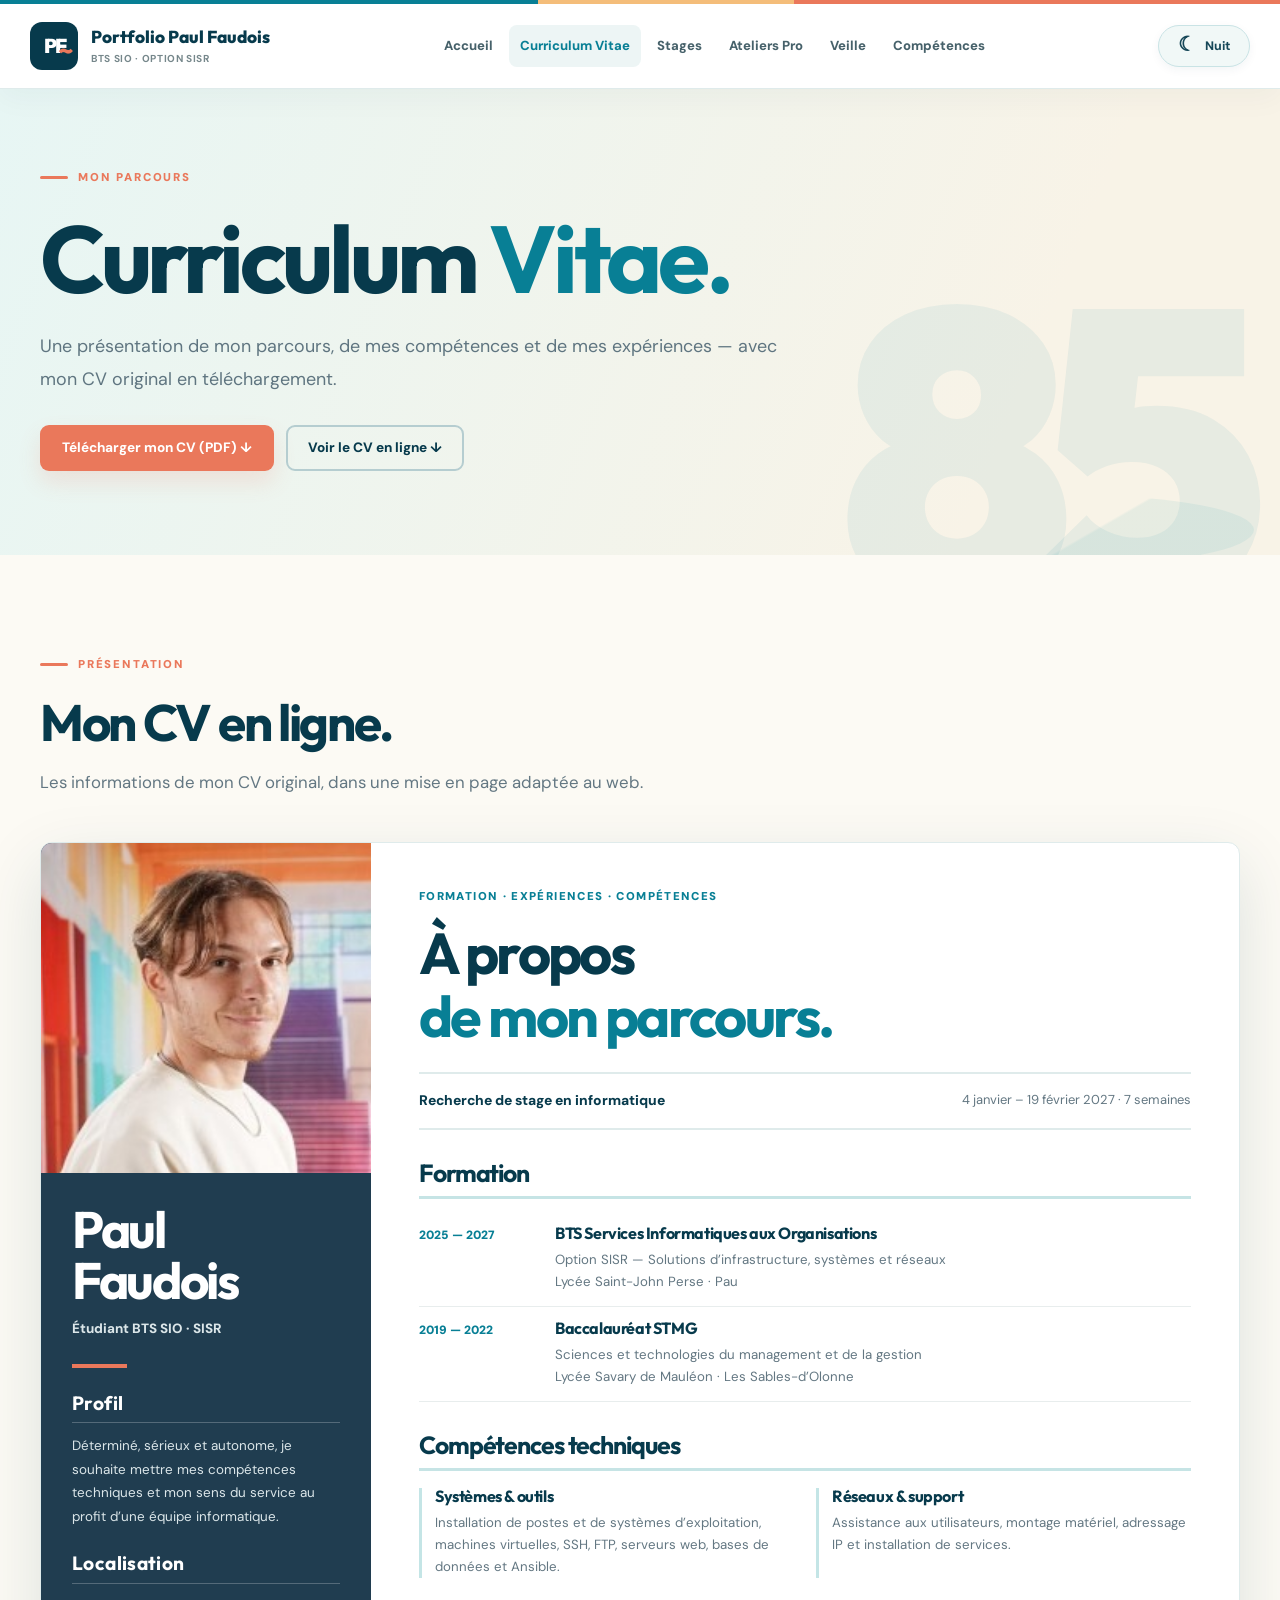
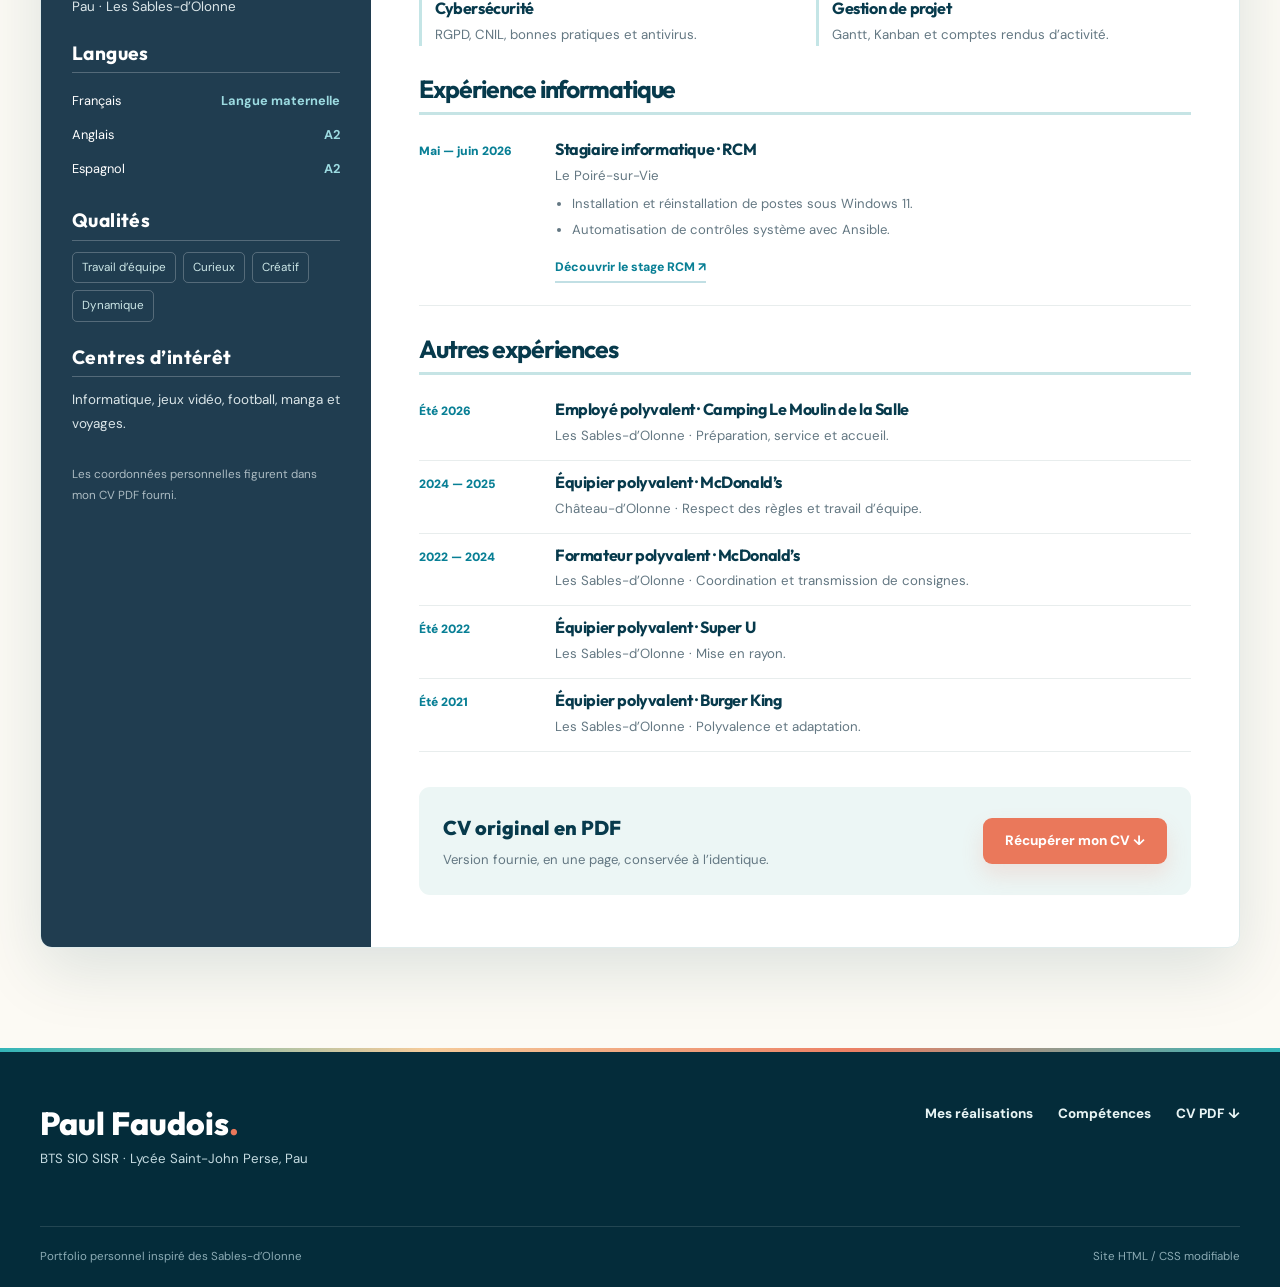
<file: cv.html>
<!DOCTYPE html>

<html lang="fr"><head>
<meta charset="utf-8"/><meta content="width=device-width, initial-scale=1" name="viewport"/>
<meta content="Portfolio Paul Faudois — BTS SIO SISR — parcours et réalisations professionnelles." name="description"/>
<meta content="#073a4c" name="theme-color"/>
<title>Curriculum Vitae | Portfolio Paul Faudois</title>
<link href="styles.css" rel="stylesheet"/>
<link href="ocean-v5.css" rel="stylesheet"/><script>try{let t=localStorage.getItem('paul-portfolio-theme');document.documentElement.dataset.theme=(t==='night'||t==='day')?t:'day'}catch(e){document.documentElement.dataset.theme='day'}</script><link rel="icon" type="image/svg+xml" href="favicon.svg"/></head><body>
<a class="skip-link" href="#contenu">Aller au contenu</a>
<header class="site-header"><div class="nav-container">
<a aria-label="Accueil, portfolio Paul Faudois" class="brand" href="index.html"><span class="brand-symbol">PF<span class="brand-wave">~</span></span><span class="brand-label">Portfolio Paul Faudois<small>BTS SIO · OPTION SISR</small></span></a>
<button aria-controls="primary-nav" aria-expanded="false" aria-label="Ouvrir le menu" class="menu-toggle" type="button"><span></span><span></span><span></span></button>
<nav aria-label="Navigation principale" id="primary-nav"><ul><li><a href="index.html">Accueil</a></li><li><a aria-current="page" class="active" href="cv.html">Curriculum Vitae</a></li><li><a href="stages.html">Stages</a></li><li><a href="ateliers-pro.html">Ateliers Pro</a></li><li><a href="veille.html">Veille</a></li><li><a href="competences.html">Compétences</a></li></ul></nav><button aria-label="Activer le mode nuit" aria-pressed="false" class="theme-toggle" title="Changer l'ambiance jour / nuit" type="button"><span aria-hidden="true" class="theme-toggle-symbol">☾</span><span class="theme-toggle-label">Nuit</span></button>
</div></header>
<main id="contenu"><section class="page-banner"><div class="container banner-content"><p class="eyebrow">MON PARCOURS</p><h1>Curriculum <span>Vitae.</span></h1><p class="banner-lead">Une présentation de mon parcours, de mes compétences et de mes expériences — avec mon CV original en téléchargement.</p><div class="button-group"><a class="button button-coral" download="CV-Paul-Faudois.pdf" href="assets/documents/CV-Paul-Faudois.pdf">Télécharger mon CV (PDF) ↓</a><a class="button button-outline-dark" href="#cv-complet">Voir le CV en ligne ↓</a></div></div><div aria-hidden="true" class="banner-number">85</div></section>
<section class="section section-light" id="cv-complet"><div class="container"><div class="section-heading"><p class="eyebrow">PRÉSENTATION</p><h2>Mon CV en ligne.</h2><p>Les informations de mon CV original, dans une mise en page adaptée au web.</p></div>
<div class="cv-sheet"><aside class="cv-sidebar"><img alt="Photographie de Paul Faudois" class="cv-photo" src="assets/images/portrait-paul.jpg"/><div class="cv-sidebar-content"><h2>Paul<br/>Faudois</h2><p class="cv-job">Étudiant BTS SIO · SISR</p><div class="cv-sidebar-divider"></div><h3>Profil</h3><p>Déterminé, sérieux et autonome, je souhaite mettre mes compétences techniques et mon sens du service au profit d’une équipe informatique.</p>
<h3>Localisation</h3><p>Pau · Les Sables-d’Olonne</p>
<h3>Langues</h3><div class="cv-compact"><div><span>Français</span><b>Langue maternelle</b></div><div><span>Anglais</span><b>A2</b></div><div><span>Espagnol</span><b>A2</b></div></div>
<h3>Qualités</h3><div class="tag-list"><span>Travail d’équipe</span><span>Curieux</span><span>Créatif</span><span>Dynamique</span></div>
<h3>Centres d’intérêt</h3><p>Informatique, jeux vidéo, football, manga et voyages.</p>
<p class="cv-privacy">Les coordonnées personnelles figurent dans mon CV PDF fourni.</p></div></aside>
<div class="cv-main"><p class="cv-overline">FORMATION · EXPÉRIENCES · COMPÉTENCES</p><h2>À propos<br/><em>de mon parcours.</em></h2><div class="cv-objective"><strong>Recherche de stage en informatique</strong><span>4 janvier – 19 février 2027 · 7 semaines</span></div>
<h3 class="cv-section-title">Formation</h3><div class="cv-entry"><div class="cv-date">2025 — 2027</div><div><h4>BTS Services Informatiques aux Organisations</h4><p>Option SISR — Solutions d’infrastructure, systèmes et réseaux<br/>Lycée Saint-John Perse · Pau</p></div></div>
<div class="cv-entry"><div class="cv-date">2019 — 2022</div><div><h4>Baccalauréat STMG</h4><p>Sciences et technologies du management et de la gestion<br/>Lycée Savary de Mauléon · Les Sables-d’Olonne</p></div></div>
<h3 class="cv-section-title">Compétences techniques</h3><div class="skill-list"><div><h4>Systèmes &amp; outils</h4><p>Installation de postes et de systèmes d’exploitation, machines virtuelles, SSH, FTP, serveurs web, bases de données et Ansible.</p></div><div><h4>Réseaux &amp; support</h4><p>Assistance aux utilisateurs, montage matériel, adressage IP et installation de services.</p></div><div><h4>Cybersécurité</h4><p>RGPD, CNIL, bonnes pratiques et antivirus.</p></div><div><h4>Gestion de projet</h4><p>Gantt, Kanban et comptes rendus d’activité.</p></div></div>
<h3 class="cv-section-title">Expérience informatique</h3><div class="cv-entry"><div class="cv-date">Mai — juin 2026</div><div><h4>Stagiaire informatique · RCM</h4><p>Le Poiré-sur-Vie</p><ul><li>Installation et réinstallation de postes sous Windows 11.</li><li>Automatisation de contrôles système avec Ansible.</li></ul><a class="inline-link" href="stages.html">Découvrir le stage RCM ↗</a></div></div>
<h3 class="cv-section-title">Autres expériences</h3><div class="cv-entry"><div class="cv-date">Été 2026</div><div><h4>Employé polyvalent · Camping Le Moulin de la Salle</h4><p>Les Sables-d’Olonne · Préparation, service et accueil.</p></div></div><div class="cv-entry"><div class="cv-date">2024 — 2025</div><div><h4>Équipier polyvalent · McDonald’s</h4><p>Château-d’Olonne · Respect des règles et travail d’équipe.</p></div></div><div class="cv-entry"><div class="cv-date">2022 — 2024</div><div><h4>Formateur polyvalent · McDonald’s</h4><p>Les Sables-d’Olonne · Coordination et transmission de consignes.</p></div></div><div class="cv-entry"><div class="cv-date">Été 2022</div><div><h4>Équipier polyvalent · Super U</h4><p>Les Sables-d’Olonne · Mise en rayon.</p></div></div><div class="cv-entry"><div class="cv-date">Été 2021</div><div><h4>Équipier polyvalent · Burger King</h4><p>Les Sables-d’Olonne · Polyvalence et adaptation.</p></div></div>
<div class="cv-download-strip"><div><strong>CV original en PDF</strong><p>Version fournie, en une page, conservée à l’identique.</p></div><a class="button button-coral" download="" href="assets/documents/CV-Paul-Faudois.pdf">Récupérer mon CV ↓</a></div>
</div></div></div></section></main>
<footer class="footer"><div class="container footer-grid"><div><p class="footer-head">Paul Faudois<span class="accent">.</span></p><p>BTS SIO SISR · Lycée Saint-John Perse, Pau</p></div><div class="footer-links"><a href="stages.html">Mes réalisations</a><a href="competences.html">Compétences</a><a download="" href="assets/documents/CV-Paul-Faudois.pdf">CV PDF ↓</a></div></div><div class="container footer-bottom"><span>Portfolio personnel inspiré des Sables-d’Olonne</span><span>Site HTML / CSS modifiable</span></div></footer>
<script defer="" src="script.js"></script>
<div aria-hidden="true" class="reading-progress"></div><script defer="True" src="ocean-v5.js"></script></body></html>
</file>
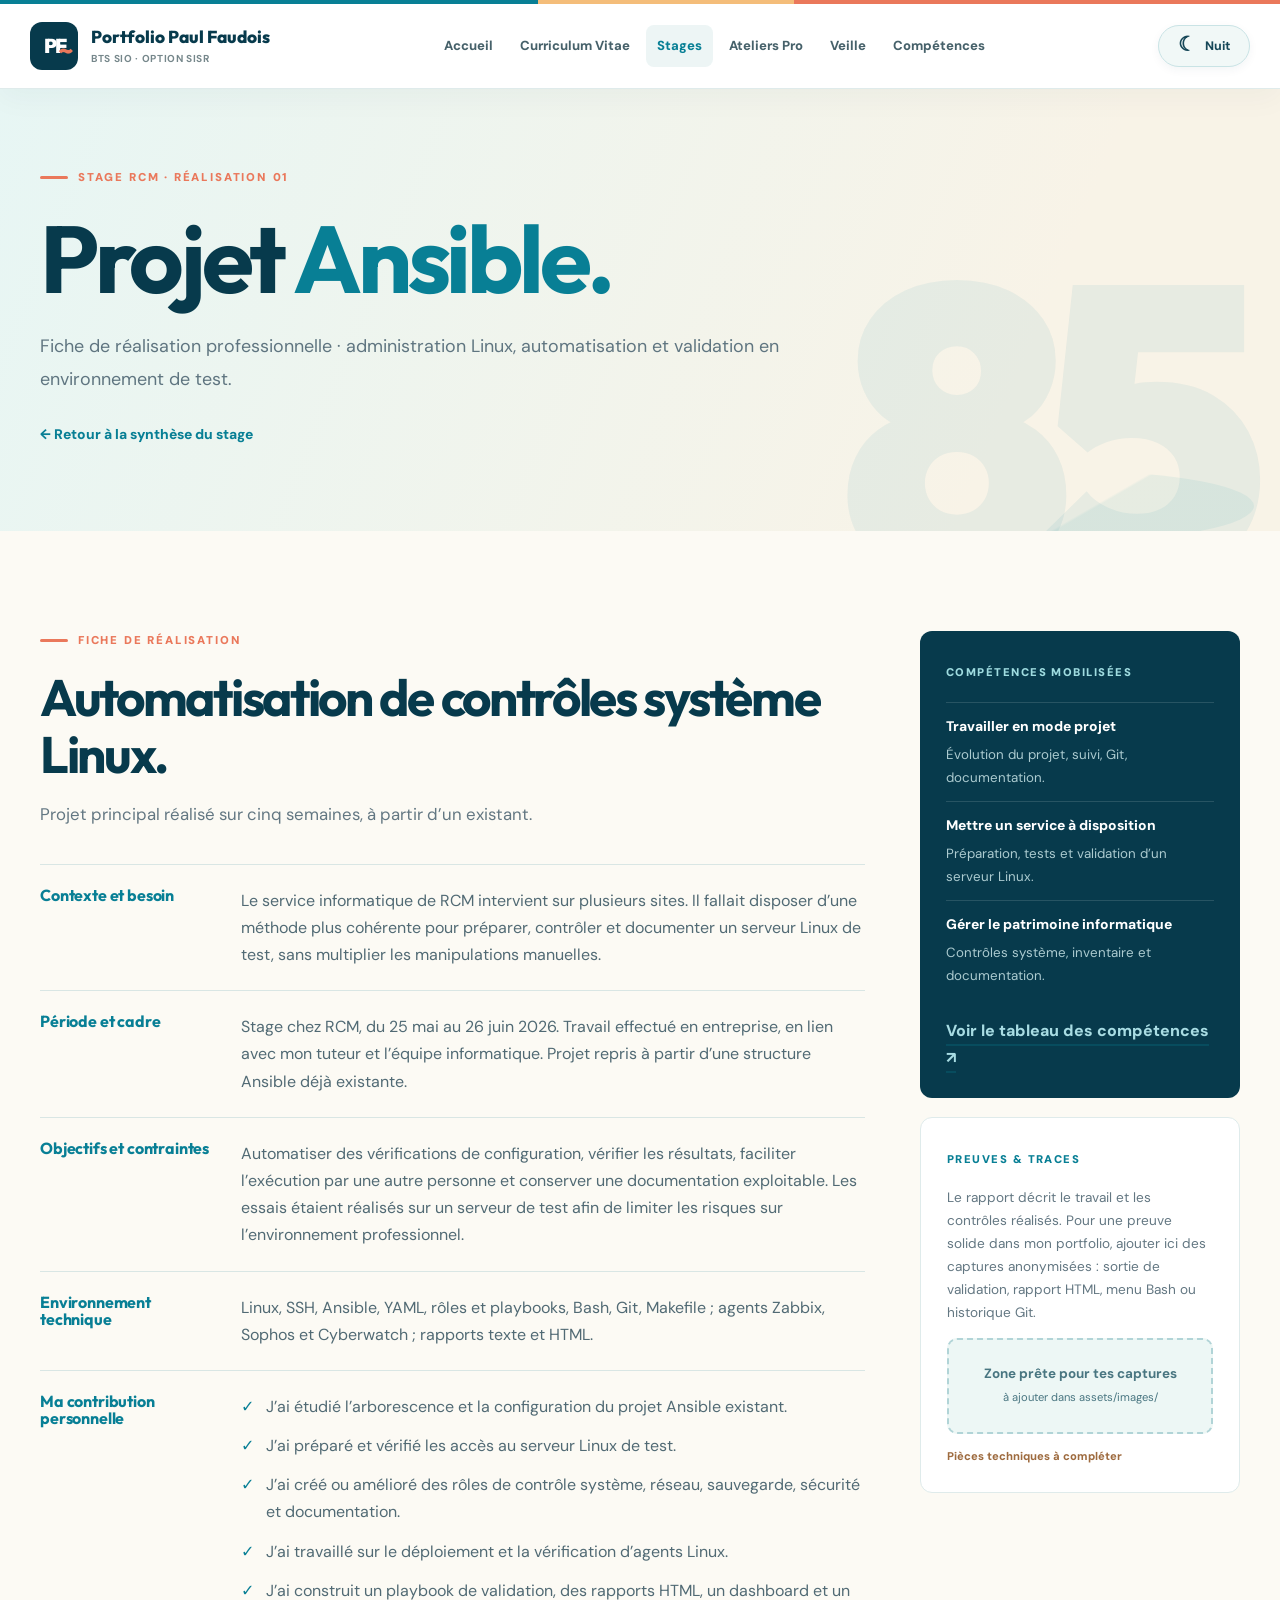
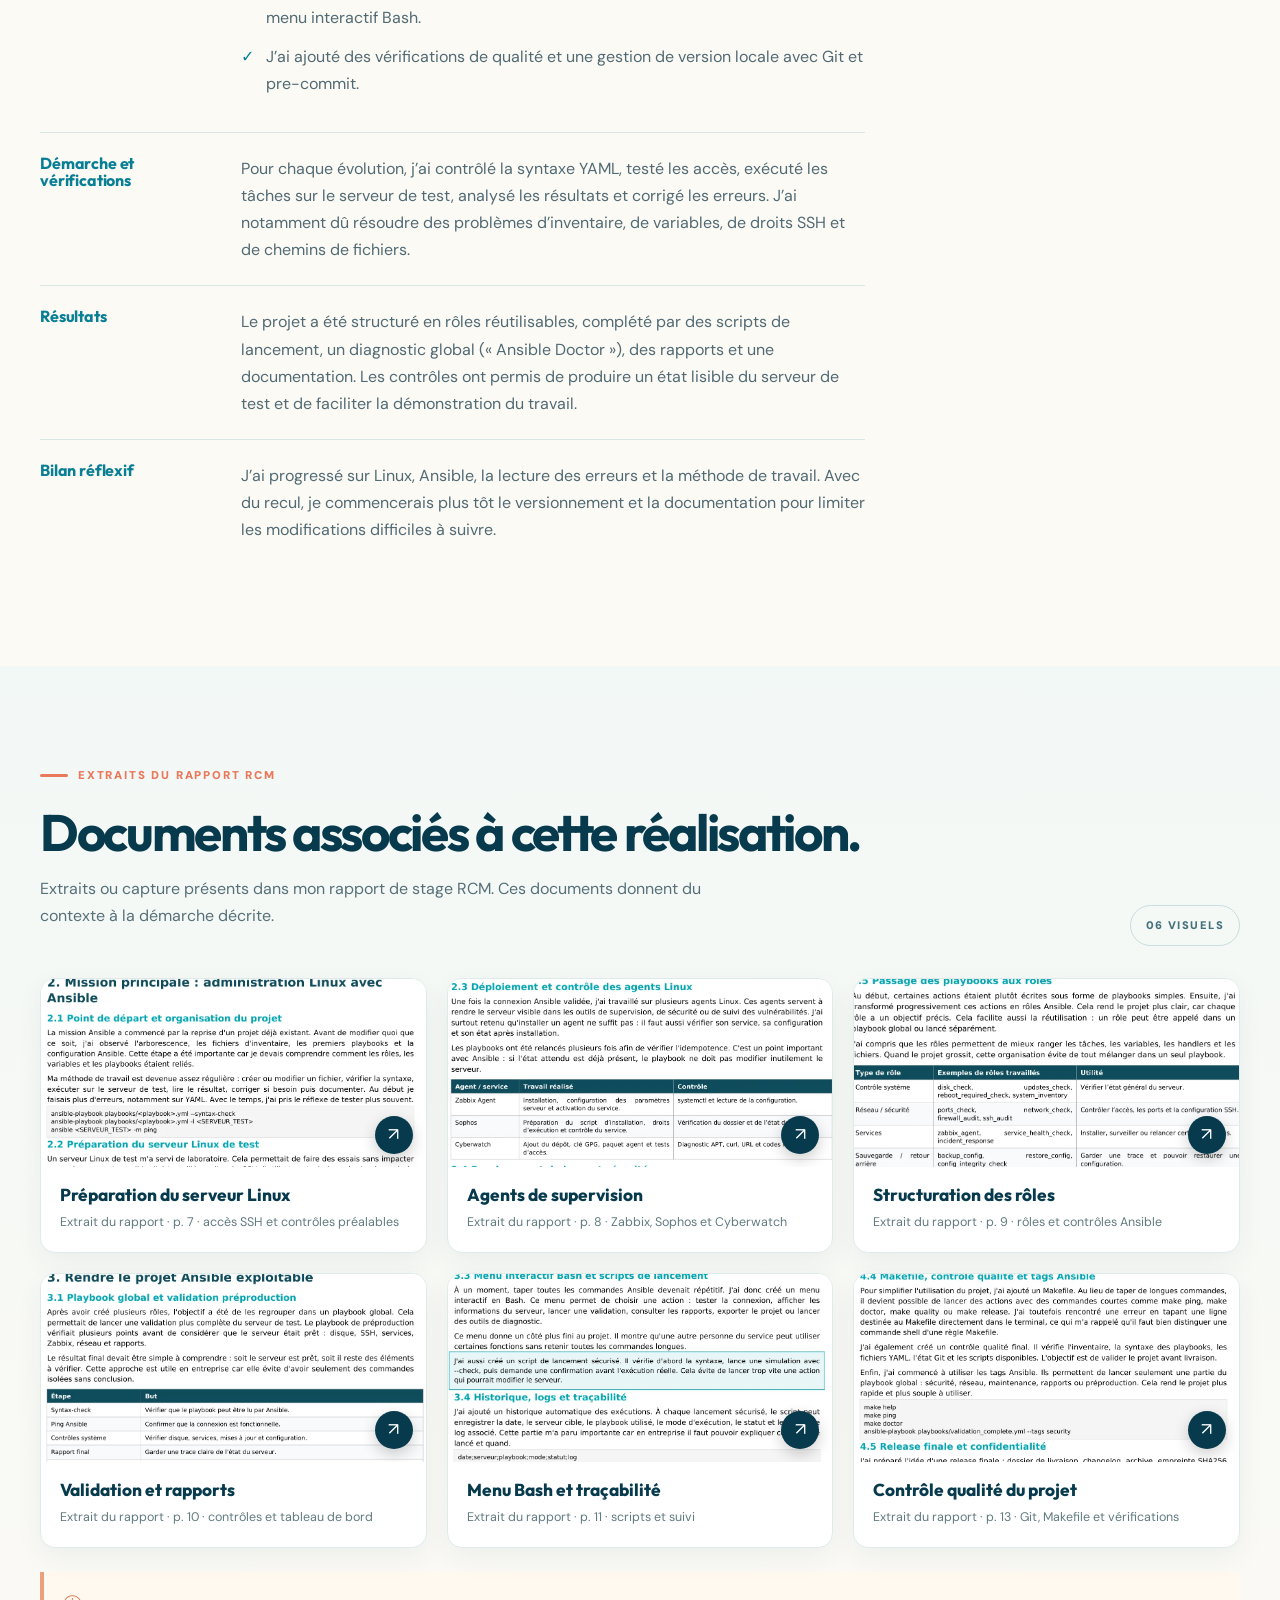
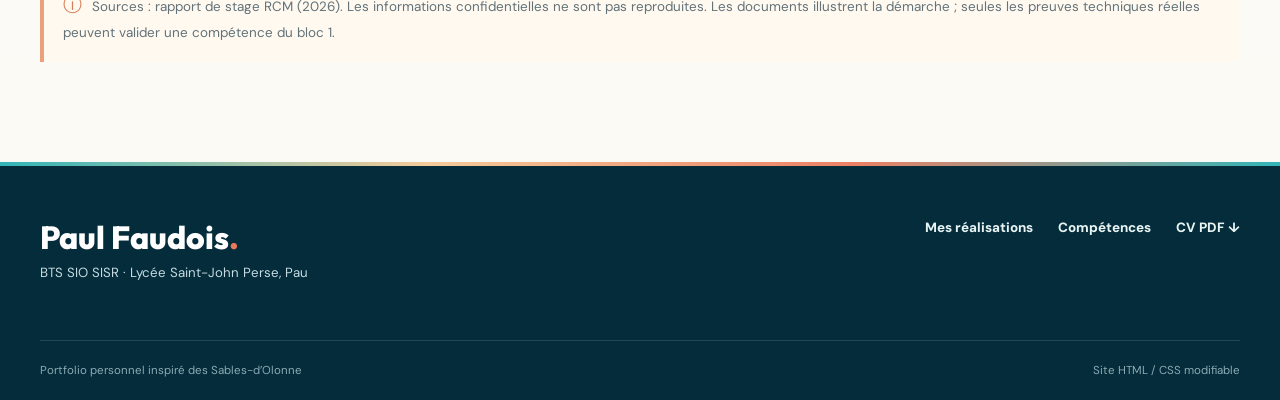
<file: stage-rcm-ansible.html>
<!DOCTYPE html>

<html lang="fr"><head>
<meta charset="utf-8"/><meta content="width=device-width, initial-scale=1" name="viewport"/>
<meta content="Portfolio Paul Faudois — BTS SIO SISR — parcours et réalisations professionnelles." name="description"/>
<meta content="#073a4c" name="theme-color"/>
<title>Projet Ansible | Portfolio Paul Faudois</title>
<link href="styles.css" rel="stylesheet"/>
<link href="ocean-v5.css" rel="stylesheet"/><script>try{let t=localStorage.getItem('paul-portfolio-theme');document.documentElement.dataset.theme=(t==='night'||t==='day')?t:'day'}catch(e){document.documentElement.dataset.theme='day'}</script><link rel="icon" type="image/svg+xml" href="favicon.svg"/></head><body>
<a class="skip-link" href="#contenu">Aller au contenu</a>
<header class="site-header"><div class="nav-container">
<a aria-label="Accueil, portfolio Paul Faudois" class="brand" href="index.html"><span class="brand-symbol">PF<span class="brand-wave">~</span></span><span class="brand-label">Portfolio Paul Faudois<small>BTS SIO · OPTION SISR</small></span></a>
<button aria-controls="primary-nav" aria-expanded="false" aria-label="Ouvrir le menu" class="menu-toggle" type="button"><span></span><span></span><span></span></button>
<nav aria-label="Navigation principale" id="primary-nav"><ul><li><a href="index.html">Accueil</a></li><li><a href="cv.html">Curriculum Vitae</a></li><li><a aria-current="page" class="active" href="stages.html">Stages</a></li><li><a href="ateliers-pro.html">Ateliers Pro</a></li><li><a href="veille.html">Veille</a></li><li><a href="competences.html">Compétences</a></li></ul></nav><button aria-label="Activer le mode nuit" aria-pressed="false" class="theme-toggle" title="Changer l'ambiance jour / nuit" type="button"><span aria-hidden="true" class="theme-toggle-symbol">☾</span><span class="theme-toggle-label">Nuit</span></button>
</div></header>
<main id="contenu"><section class="page-banner"><div class="container banner-content"><p class="eyebrow">STAGE RCM · RÉALISATION 01</p><h1>Projet <span>Ansible.</span></h1><p class="banner-lead">Fiche de réalisation professionnelle · administration Linux, automatisation et validation en environnement de test.</p><div class="crumb"><a href="stages.html">← Retour à la synthèse du stage</a></div></div><div aria-hidden="true" class="banner-number">85</div></section>
<section class="section section-light"><div class="container fiche-grid"><div class="fiche-primary"><div class="section-heading"><p class="eyebrow">FICHE DE RÉALISATION</p><h2>Automatisation de contrôles système Linux.</h2><p>Projet principal réalisé sur cinq semaines, à partir d’un existant.</p></div>
<div class="detail-item"><h3>Contexte et besoin</h3><div><p>Le service informatique de RCM intervient sur plusieurs sites. Il fallait disposer d’une méthode plus cohérente pour préparer, contrôler et documenter un serveur Linux de test, sans multiplier les manipulations manuelles.</p></div></div>
<div class="detail-item"><h3>Période et cadre</h3><div><p>Stage chez RCM, du 25 mai au 26 juin 2026. Travail effectué en entreprise, en lien avec mon tuteur et l’équipe informatique. Projet repris à partir d’une structure Ansible déjà existante.</p></div></div>
<div class="detail-item"><h3>Objectifs et contraintes</h3><div><p>Automatiser des vérifications de configuration, vérifier les résultats, faciliter l’exécution par une autre personne et conserver une documentation exploitable. Les essais étaient réalisés sur un serveur de test afin de limiter les risques sur l’environnement professionnel.</p></div></div>
<div class="detail-item"><h3>Environnement technique</h3><div><p>Linux, SSH, Ansible, YAML, rôles et playbooks, Bash, Git, Makefile ; agents Zabbix, Sophos et Cyberwatch ; rapports texte et HTML.</p></div></div>
<div class="detail-item"><h3>Ma contribution personnelle</h3><div><ul class="check-list"><li>J’ai étudié l’arborescence et la configuration du projet Ansible existant.</li><li>J’ai préparé et vérifié les accès au serveur Linux de test.</li><li>J’ai créé ou amélioré des rôles de contrôle système, réseau, sauvegarde, sécurité et documentation.</li><li>J’ai travaillé sur le déploiement et la vérification d’agents Linux.</li><li>J’ai construit un playbook de validation, des rapports HTML, un dashboard et un menu interactif Bash.</li><li>J’ai ajouté des vérifications de qualité et une gestion de version locale avec Git et pre-commit.</li></ul></div></div>
<div class="detail-item"><h3>Démarche et vérifications</h3><div><p>Pour chaque évolution, j’ai contrôlé la syntaxe YAML, testé les accès, exécuté les tâches sur le serveur de test, analysé les résultats et corrigé les erreurs. J’ai notamment dû résoudre des problèmes d’inventaire, de variables, de droits SSH et de chemins de fichiers.</p></div></div>
<div class="detail-item"><h3>Résultats</h3><div><p>Le projet a été structuré en rôles réutilisables, complété par des scripts de lancement, un diagnostic global (« Ansible Doctor »), des rapports et une documentation. Les contrôles ont permis de produire un état lisible du serveur de test et de faciliter la démonstration du travail.</p></div></div>
<div class="detail-item"><h3>Bilan réflexif</h3><div><p>J’ai progressé sur Linux, Ansible, la lecture des erreurs et la méthode de travail. Avec du recul, je commencerais plus tôt le versionnement et la documentation pour limiter les modifications difficiles à suivre.</p></div></div>
</div><aside class="fiche-aside"><div class="aside-card"><span class="aside-overline">COMPÉTENCES MOBILISÉES</span><ul><li><strong>Travailler en mode projet</strong><small>Évolution du projet, suivi, Git, documentation.</small></li><li><strong>Mettre un service à disposition</strong><small>Préparation, tests et validation d’un serveur Linux.</small></li><li><strong>Gérer le patrimoine informatique</strong><small>Contrôles système, inventaire et documentation.</small></li></ul><a class="inline-link" href="competences.html">Voir le tableau des compétences ↗</a></div><div class="aside-card aside-proof"><span class="aside-overline">PREUVES &amp; TRACES</span><p>Le rapport décrit le travail et les contrôles réalisés. Pour une preuve solide dans mon portfolio, ajouter ici des captures anonymisées : sortie de validation, rapport HTML, menu Bash ou historique Git.</p><div class="proof-placeholder">Zone prête pour tes captures<br/><small>à ajouter dans assets/images/</small></div><span class="evidence-status">Pièces techniques à compléter</span></div></aside></div></section><section class="section gallery-section" id="galerie-rapport"><div class="container"><div class="gallery-header"><div><p class="eyebrow">EXTRAITS DU RAPPORT RCM</p><h2>Documents associés à cette réalisation.</h2><p>Extraits ou capture présents dans mon rapport de stage RCM. Ces documents donnent du contexte à la démarche décrite.</p></div><span class="gallery-count">06 VISUELS</span></div><div class="evidence-grid"><a class="evidence-card" data-caption="Extrait du rapport · p. 7 · accès SSH et contrôles préalables" data-title="Préparation du serveur Linux" href="assets/images/rapport-ansible-ssh.webp"><span class="evidence-thumb"><img alt="Préparation du serveur Linux — Extrait du rapport · p. 7 · accès SSH et contrôles préalables" decoding="async" loading="eager" src="assets/images/rapport-ansible-ssh.webp"/><span aria-hidden="true" class="evidence-zoom">↗</span></span><span class="evidence-information"><strong>Préparation du serveur Linux</strong><small>Extrait du rapport · p. 7 · accès SSH et contrôles préalables</small></span></a><a class="evidence-card" data-caption="Extrait du rapport · p. 8 · Zabbix, Sophos et Cyberwatch" data-title="Agents de supervision" href="assets/images/rapport-agents-linux.webp"><span class="evidence-thumb"><img alt="Agents de supervision — Extrait du rapport · p. 8 · Zabbix, Sophos et Cyberwatch" decoding="async" loading="eager" src="assets/images/rapport-agents-linux.webp"/><span aria-hidden="true" class="evidence-zoom">↗</span></span><span class="evidence-information"><strong>Agents de supervision</strong><small>Extrait du rapport · p. 8 · Zabbix, Sophos et Cyberwatch</small></span></a><a class="evidence-card" data-caption="Extrait du rapport · p. 9 · rôles et contrôles Ansible" data-title="Structuration des rôles" href="assets/images/rapport-roles-ansible.webp"><span class="evidence-thumb"><img alt="Structuration des rôles — Extrait du rapport · p. 9 · rôles et contrôles Ansible" decoding="async" loading="eager" src="assets/images/rapport-roles-ansible.webp"/><span aria-hidden="true" class="evidence-zoom">↗</span></span><span class="evidence-information"><strong>Structuration des rôles</strong><small>Extrait du rapport · p. 9 · rôles et contrôles Ansible</small></span></a><a class="evidence-card" data-caption="Extrait du rapport · p. 10 · contrôles et tableau de bord" data-title="Validation et rapports" href="assets/images/rapport-validation.webp"><span class="evidence-thumb"><img alt="Validation et rapports — Extrait du rapport · p. 10 · contrôles et tableau de bord" decoding="async" loading="eager" src="assets/images/rapport-validation.webp"/><span aria-hidden="true" class="evidence-zoom">↗</span></span><span class="evidence-information"><strong>Validation et rapports</strong><small>Extrait du rapport · p. 10 · contrôles et tableau de bord</small></span></a><a class="evidence-card" data-caption="Extrait du rapport · p. 11 · scripts et suivi" data-title="Menu Bash et traçabilité" href="assets/images/rapport-menu-bash.webp"><span class="evidence-thumb"><img alt="Menu Bash et traçabilité — Extrait du rapport · p. 11 · scripts et suivi" decoding="async" loading="eager" src="assets/images/rapport-menu-bash.webp"/><span aria-hidden="true" class="evidence-zoom">↗</span></span><span class="evidence-information"><strong>Menu Bash et traçabilité</strong><small>Extrait du rapport · p. 11 · scripts et suivi</small></span></a><a class="evidence-card" data-caption="Extrait du rapport · p. 13 · Git, Makefile et vérifications" data-title="Contrôle qualité du projet" href="assets/images/rapport-qualite-git.webp"><span class="evidence-thumb"><img alt="Contrôle qualité du projet — Extrait du rapport · p. 13 · Git, Makefile et vérifications" decoding="async" loading="eager" src="assets/images/rapport-qualite-git.webp"/><span aria-hidden="true" class="evidence-zoom">↗</span></span><span class="evidence-information"><strong>Contrôle qualité du projet</strong><small>Extrait du rapport · p. 13 · Git, Makefile et vérifications</small></span></a></div><div class="gallery-disclaimer"><span aria-hidden="true">ⓘ</span> Sources : rapport de stage RCM (2026). Les informations confidentielles ne sont pas reproduites. Les documents illustrent la démarche ; seules les preuves techniques réelles peuvent valider une compétence du bloc 1.</div></div></section></main>
<footer class="footer"><div class="container footer-grid"><div><p class="footer-head">Paul Faudois<span class="accent">.</span></p><p>BTS SIO SISR · Lycée Saint-John Perse, Pau</p></div><div class="footer-links"><a href="stages.html">Mes réalisations</a><a href="competences.html">Compétences</a><a download="" href="assets/documents/CV-Paul-Faudois.pdf">CV PDF ↓</a></div></div><div class="container footer-bottom"><span>Portfolio personnel inspiré des Sables-d’Olonne</span><span>Site HTML / CSS modifiable</span></div></footer>
<script defer="" src="script.js"></script>
<div aria-hidden="true" class="reading-progress"></div><script defer="True" src="ocean-v5.js"></script><dialog aria-label="Visionneuse de documents" class="gallery-dialog"><div class="dialog-bar"><div><strong class="dialog-title">Document</strong><p class="dialog-description"></p></div><button aria-label="Fermer la visionneuse" class="dialog-close" type="button">✕</button></div><div class="dialog-media"><img alt="Document agrandi"/></div></dialog></body></html>
</file>
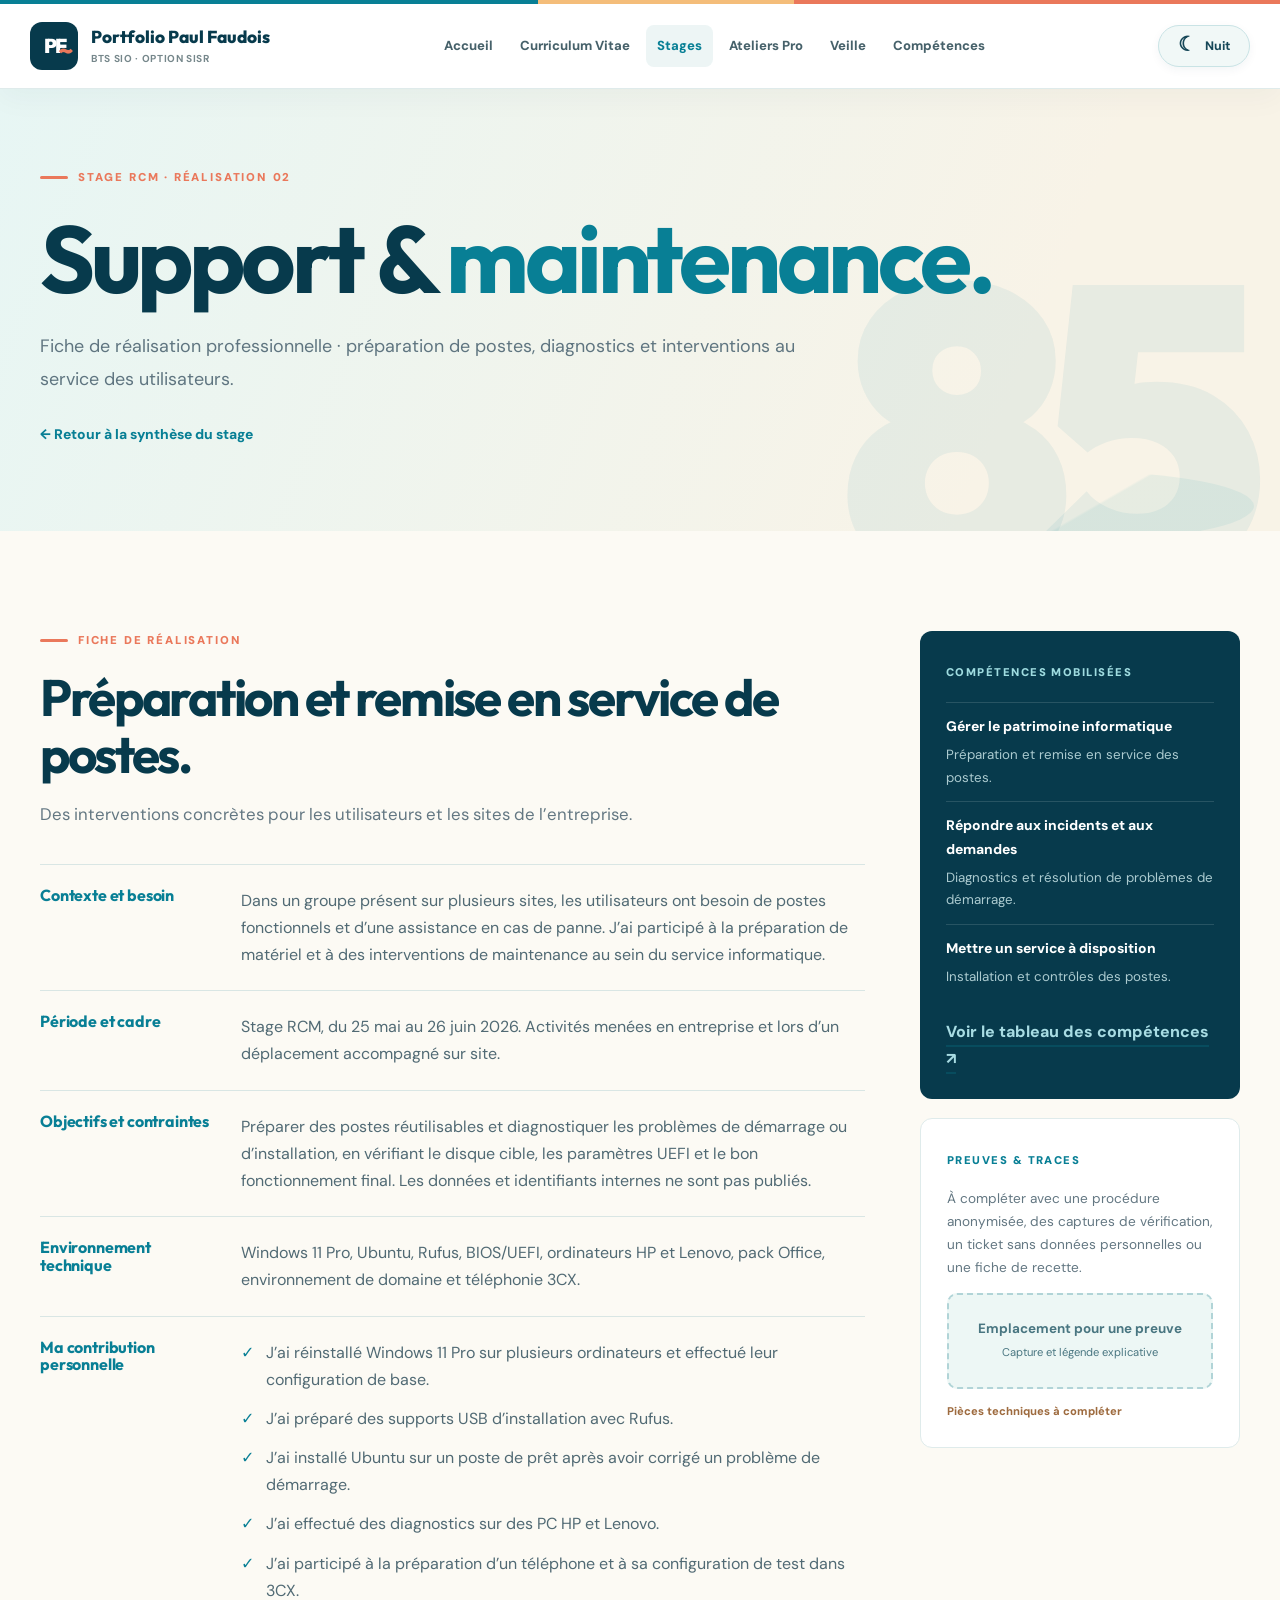
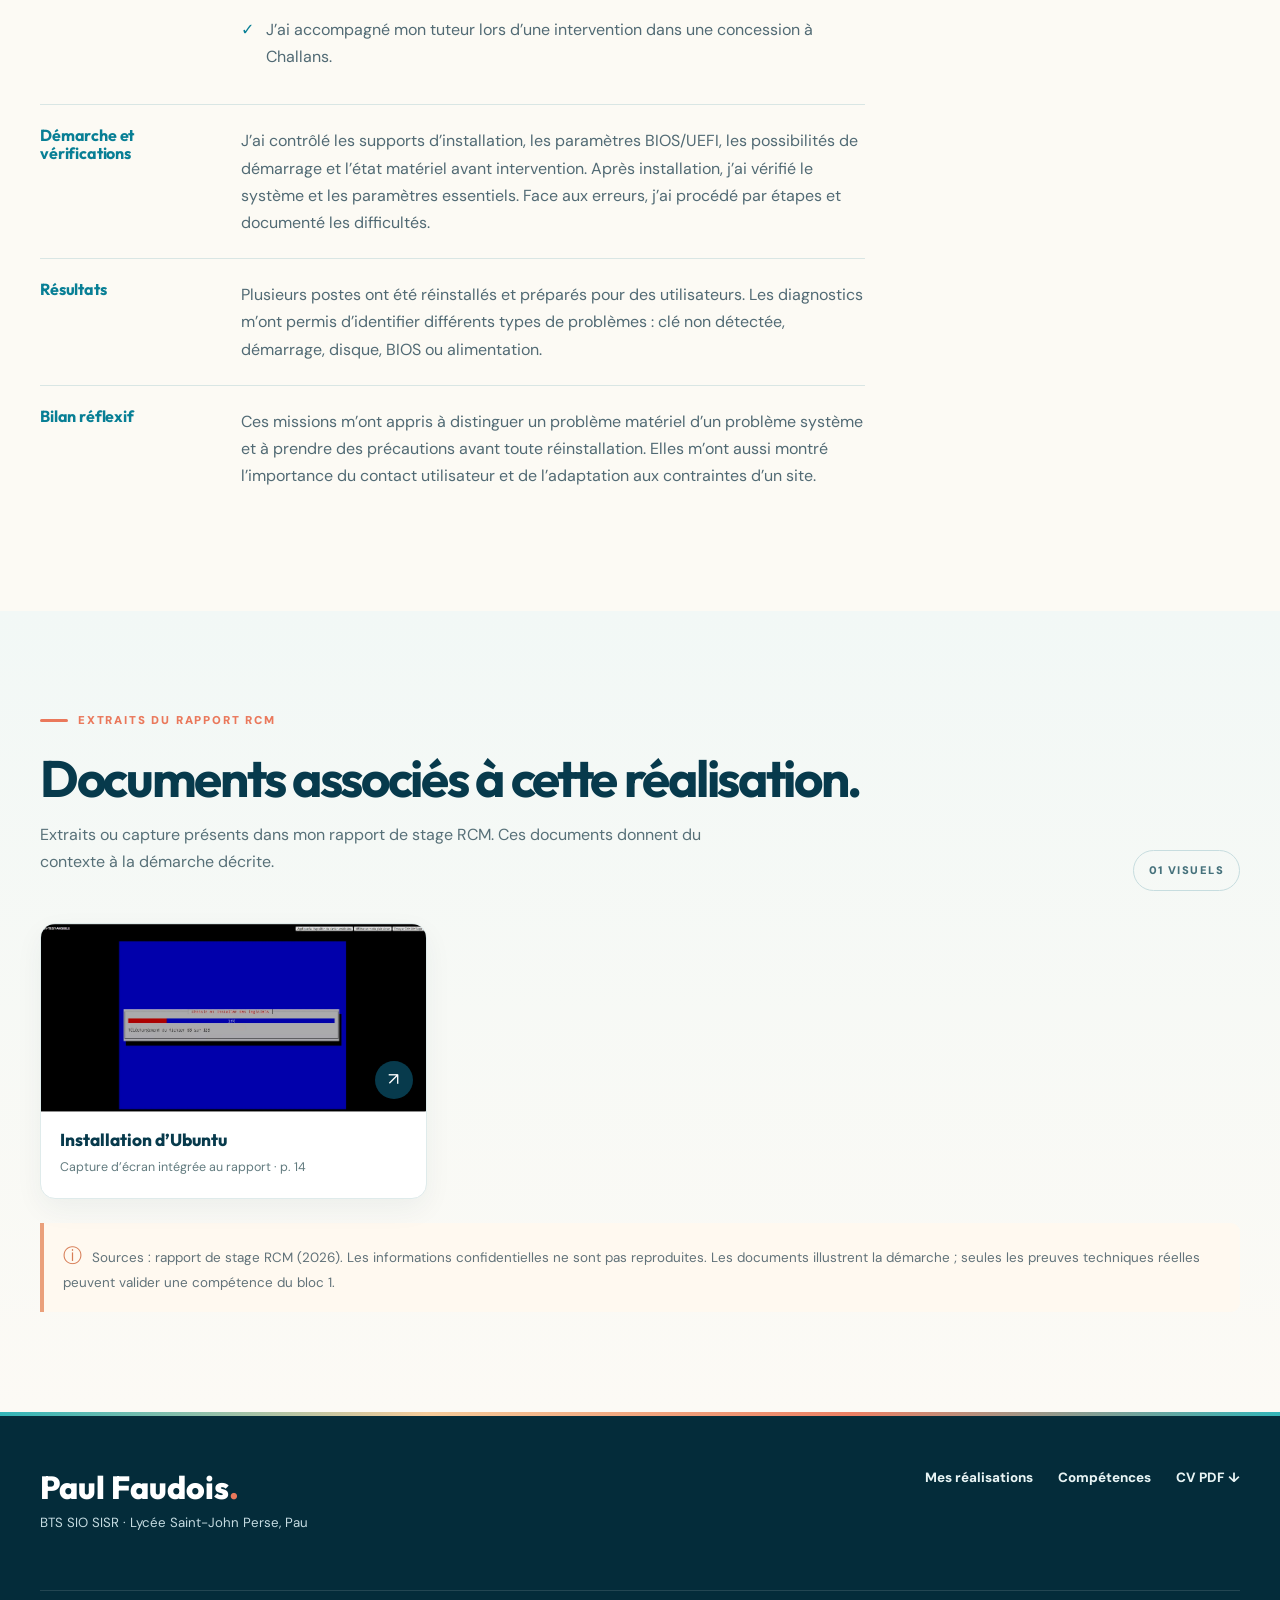
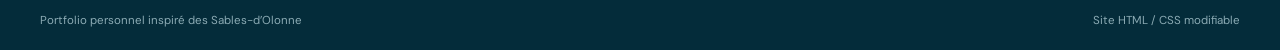
<file: stage-rcm-support.html>
<!DOCTYPE html>

<html lang="fr"><head>
<meta charset="utf-8"/><meta content="width=device-width, initial-scale=1" name="viewport"/>
<meta content="Portfolio Paul Faudois — BTS SIO SISR — parcours et réalisations professionnelles." name="description"/>
<meta content="#073a4c" name="theme-color"/>
<title>Maintenance et support | Portfolio Paul Faudois</title>
<link href="styles.css" rel="stylesheet"/>
<link href="ocean-v5.css" rel="stylesheet"/><script>try{let t=localStorage.getItem('paul-portfolio-theme');document.documentElement.dataset.theme=(t==='night'||t==='day')?t:'day'}catch(e){document.documentElement.dataset.theme='day'}</script><link rel="icon" type="image/svg+xml" href="favicon.svg"/></head><body>
<a class="skip-link" href="#contenu">Aller au contenu</a>
<header class="site-header"><div class="nav-container">
<a aria-label="Accueil, portfolio Paul Faudois" class="brand" href="index.html"><span class="brand-symbol">PF<span class="brand-wave">~</span></span><span class="brand-label">Portfolio Paul Faudois<small>BTS SIO · OPTION SISR</small></span></a>
<button aria-controls="primary-nav" aria-expanded="false" aria-label="Ouvrir le menu" class="menu-toggle" type="button"><span></span><span></span><span></span></button>
<nav aria-label="Navigation principale" id="primary-nav"><ul><li><a href="index.html">Accueil</a></li><li><a href="cv.html">Curriculum Vitae</a></li><li><a aria-current="page" class="active" href="stages.html">Stages</a></li><li><a href="ateliers-pro.html">Ateliers Pro</a></li><li><a href="veille.html">Veille</a></li><li><a href="competences.html">Compétences</a></li></ul></nav><button aria-label="Activer le mode nuit" aria-pressed="false" class="theme-toggle" title="Changer l'ambiance jour / nuit" type="button"><span aria-hidden="true" class="theme-toggle-symbol">☾</span><span class="theme-toggle-label">Nuit</span></button>
</div></header>
<main id="contenu"><section class="page-banner"><div class="container banner-content"><p class="eyebrow">STAGE RCM · RÉALISATION 02</p><h1>Support &amp; <span>maintenance.</span></h1><p class="banner-lead">Fiche de réalisation professionnelle · préparation de postes, diagnostics et interventions au service des utilisateurs.</p><div class="crumb"><a href="stages.html">← Retour à la synthèse du stage</a></div></div><div aria-hidden="true" class="banner-number">85</div></section>
<section class="section section-light"><div class="container fiche-grid"><div class="fiche-primary"><div class="section-heading"><p class="eyebrow">FICHE DE RÉALISATION</p><h2>Préparation et remise en service de postes.</h2><p>Des interventions concrètes pour les utilisateurs et les sites de l’entreprise.</p></div>
<div class="detail-item"><h3>Contexte et besoin</h3><div><p>Dans un groupe présent sur plusieurs sites, les utilisateurs ont besoin de postes fonctionnels et d’une assistance en cas de panne. J’ai participé à la préparation de matériel et à des interventions de maintenance au sein du service informatique.</p></div></div>
<div class="detail-item"><h3>Période et cadre</h3><div><p>Stage RCM, du 25 mai au 26 juin 2026. Activités menées en entreprise et lors d’un déplacement accompagné sur site.</p></div></div>
<div class="detail-item"><h3>Objectifs et contraintes</h3><div><p>Préparer des postes réutilisables et diagnostiquer les problèmes de démarrage ou d’installation, en vérifiant le disque cible, les paramètres UEFI et le bon fonctionnement final. Les données et identifiants internes ne sont pas publiés.</p></div></div>
<div class="detail-item"><h3>Environnement technique</h3><div><p>Windows 11 Pro, Ubuntu, Rufus, BIOS/UEFI, ordinateurs HP et Lenovo, pack Office, environnement de domaine et téléphonie 3CX.</p></div></div>
<div class="detail-item"><h3>Ma contribution personnelle</h3><div><ul class="check-list"><li>J’ai réinstallé Windows 11 Pro sur plusieurs ordinateurs et effectué leur configuration de base.</li><li>J’ai préparé des supports USB d’installation avec Rufus.</li><li>J’ai installé Ubuntu sur un poste de prêt après avoir corrigé un problème de démarrage.</li><li>J’ai effectué des diagnostics sur des PC HP et Lenovo.</li><li>J’ai participé à la préparation d’un téléphone et à sa configuration de test dans 3CX.</li><li>J’ai accompagné mon tuteur lors d’une intervention dans une concession à Challans.</li></ul></div></div>
<div class="detail-item"><h3>Démarche et vérifications</h3><div><p>J’ai contrôlé les supports d’installation, les paramètres BIOS/UEFI, les possibilités de démarrage et l’état matériel avant intervention. Après installation, j’ai vérifié le système et les paramètres essentiels. Face aux erreurs, j’ai procédé par étapes et documenté les difficultés.</p></div></div>
<div class="detail-item"><h3>Résultats</h3><div><p>Plusieurs postes ont été réinstallés et préparés pour des utilisateurs. Les diagnostics m’ont permis d’identifier différents types de problèmes : clé non détectée, démarrage, disque, BIOS ou alimentation.</p></div></div>
<div class="detail-item"><h3>Bilan réflexif</h3><div><p>Ces missions m’ont appris à distinguer un problème matériel d’un problème système et à prendre des précautions avant toute réinstallation. Elles m’ont aussi montré l’importance du contact utilisateur et de l’adaptation aux contraintes d’un site.</p></div></div>
</div><aside class="fiche-aside"><div class="aside-card"><span class="aside-overline">COMPÉTENCES MOBILISÉES</span><ul><li><strong>Gérer le patrimoine informatique</strong><small>Préparation et remise en service des postes.</small></li><li><strong>Répondre aux incidents et aux demandes</strong><small>Diagnostics et résolution de problèmes de démarrage.</small></li><li><strong>Mettre un service à disposition</strong><small>Installation et contrôles des postes.</small></li></ul><a class="inline-link" href="competences.html">Voir le tableau des compétences ↗</a></div><div class="aside-card aside-proof"><span class="aside-overline">PREUVES &amp; TRACES</span><p>À compléter avec une procédure anonymisée, des captures de vérification, un ticket sans données personnelles ou une fiche de recette.</p><div class="proof-placeholder">Emplacement pour une preuve<br/><small>Capture et légende explicative</small></div><span class="evidence-status">Pièces techniques à compléter</span></div></aside></div></section><section class="section gallery-section" id="galerie-rapport"><div class="container"><div class="gallery-header"><div><p class="eyebrow">EXTRAITS DU RAPPORT RCM</p><h2>Documents associés à cette réalisation.</h2><p>Extraits ou capture présents dans mon rapport de stage RCM. Ces documents donnent du contexte à la démarche décrite.</p></div><span class="gallery-count">01 VISUELS</span></div><div class="evidence-grid"><a class="evidence-card" data-caption="Capture d’écran intégrée au rapport · p. 14" data-title="Installation d’Ubuntu" href="assets/images/capture-installation-ubuntu.webp"><span class="evidence-thumb"><img alt="Installation d’Ubuntu — Capture d’écran intégrée au rapport · p. 14" decoding="async" loading="eager" src="assets/images/capture-installation-ubuntu.webp"/><span aria-hidden="true" class="evidence-zoom">↗</span></span><span class="evidence-information"><strong>Installation d’Ubuntu</strong><small>Capture d’écran intégrée au rapport · p. 14</small></span></a></div><div class="gallery-disclaimer"><span aria-hidden="true">ⓘ</span> Sources : rapport de stage RCM (2026). Les informations confidentielles ne sont pas reproduites. Les documents illustrent la démarche ; seules les preuves techniques réelles peuvent valider une compétence du bloc 1.</div></div></section></main>
<footer class="footer"><div class="container footer-grid"><div><p class="footer-head">Paul Faudois<span class="accent">.</span></p><p>BTS SIO SISR · Lycée Saint-John Perse, Pau</p></div><div class="footer-links"><a href="stages.html">Mes réalisations</a><a href="competences.html">Compétences</a><a download="" href="assets/documents/CV-Paul-Faudois.pdf">CV PDF ↓</a></div></div><div class="container footer-bottom"><span>Portfolio personnel inspiré des Sables-d’Olonne</span><span>Site HTML / CSS modifiable</span></div></footer>
<script defer="" src="script.js"></script>
<div aria-hidden="true" class="reading-progress"></div><script defer="True" src="ocean-v5.js"></script><dialog aria-label="Visionneuse de documents" class="gallery-dialog"><div class="dialog-bar"><div><strong class="dialog-title">Document</strong><p class="dialog-description"></p></div><button aria-label="Fermer la visionneuse" class="dialog-close" type="button">✕</button></div><div class="dialog-media"><img alt="Document agrandi"/></div></dialog></body></html>
</file>
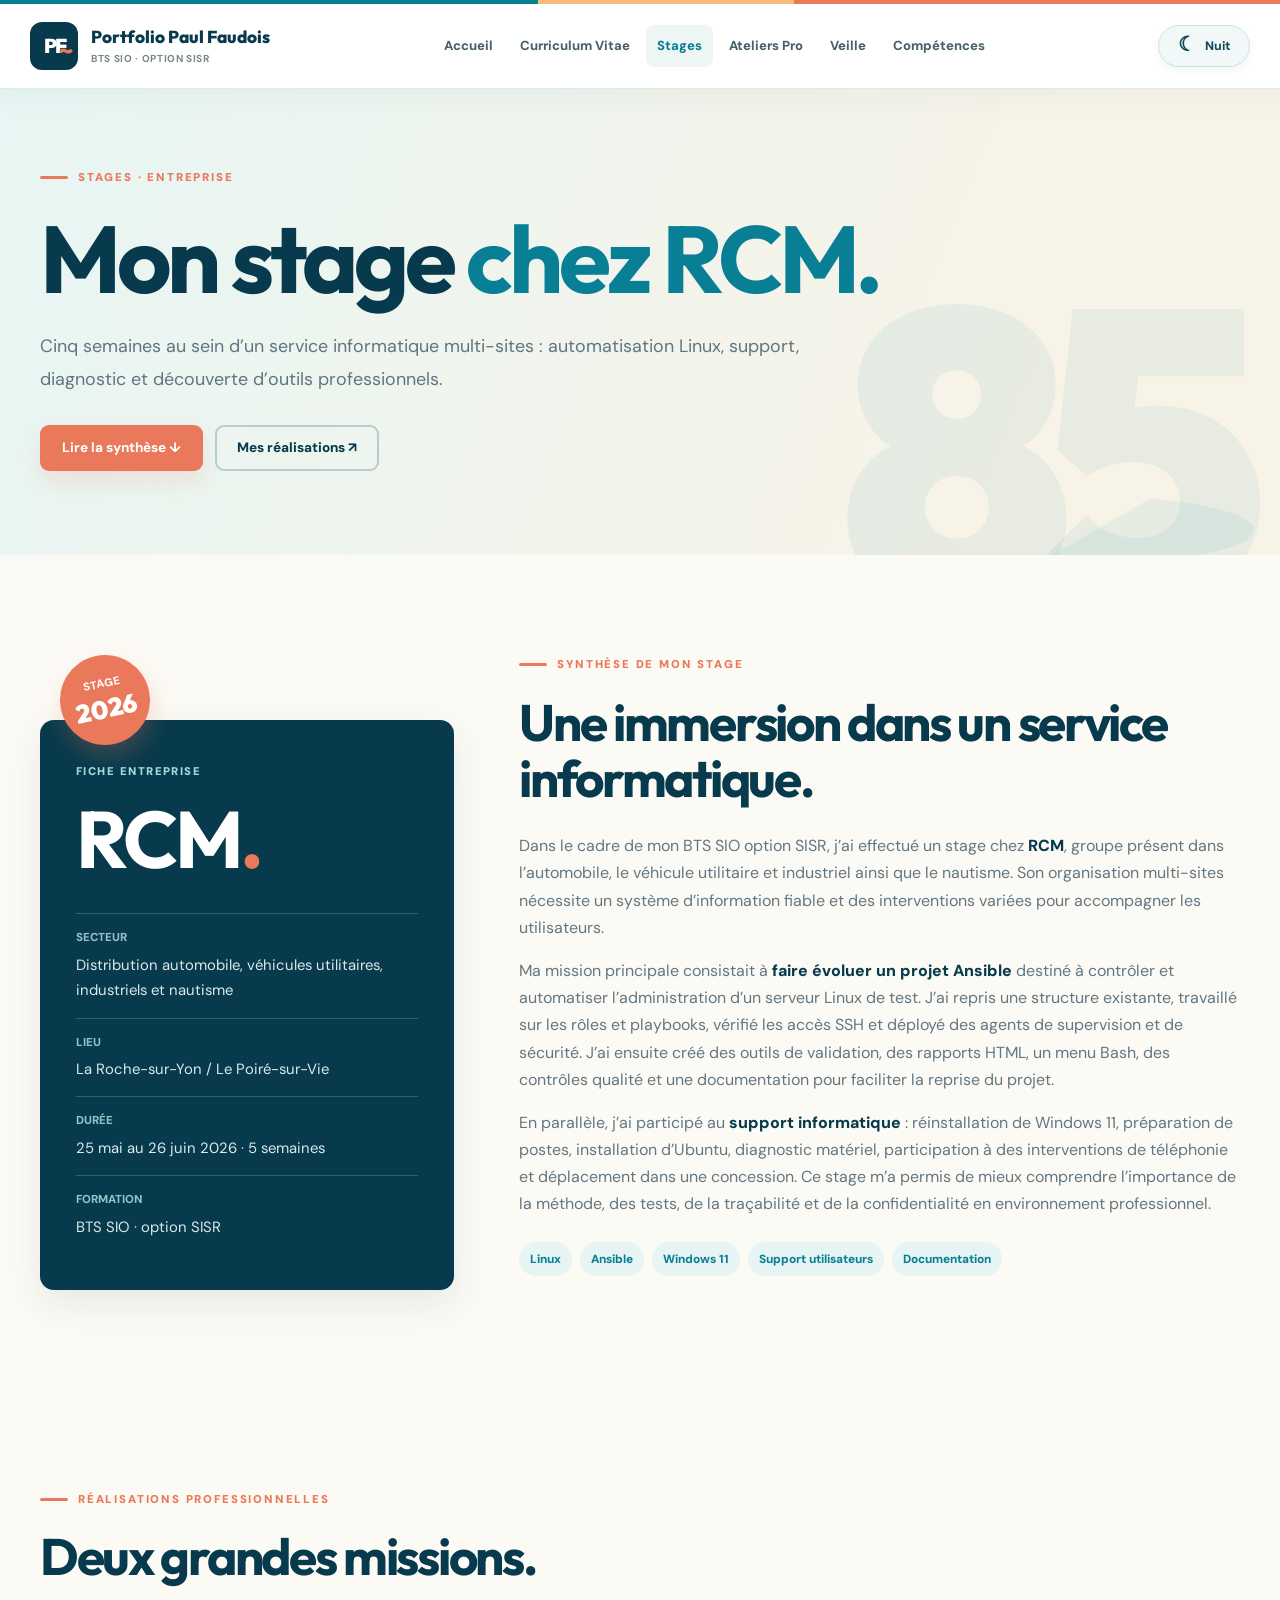
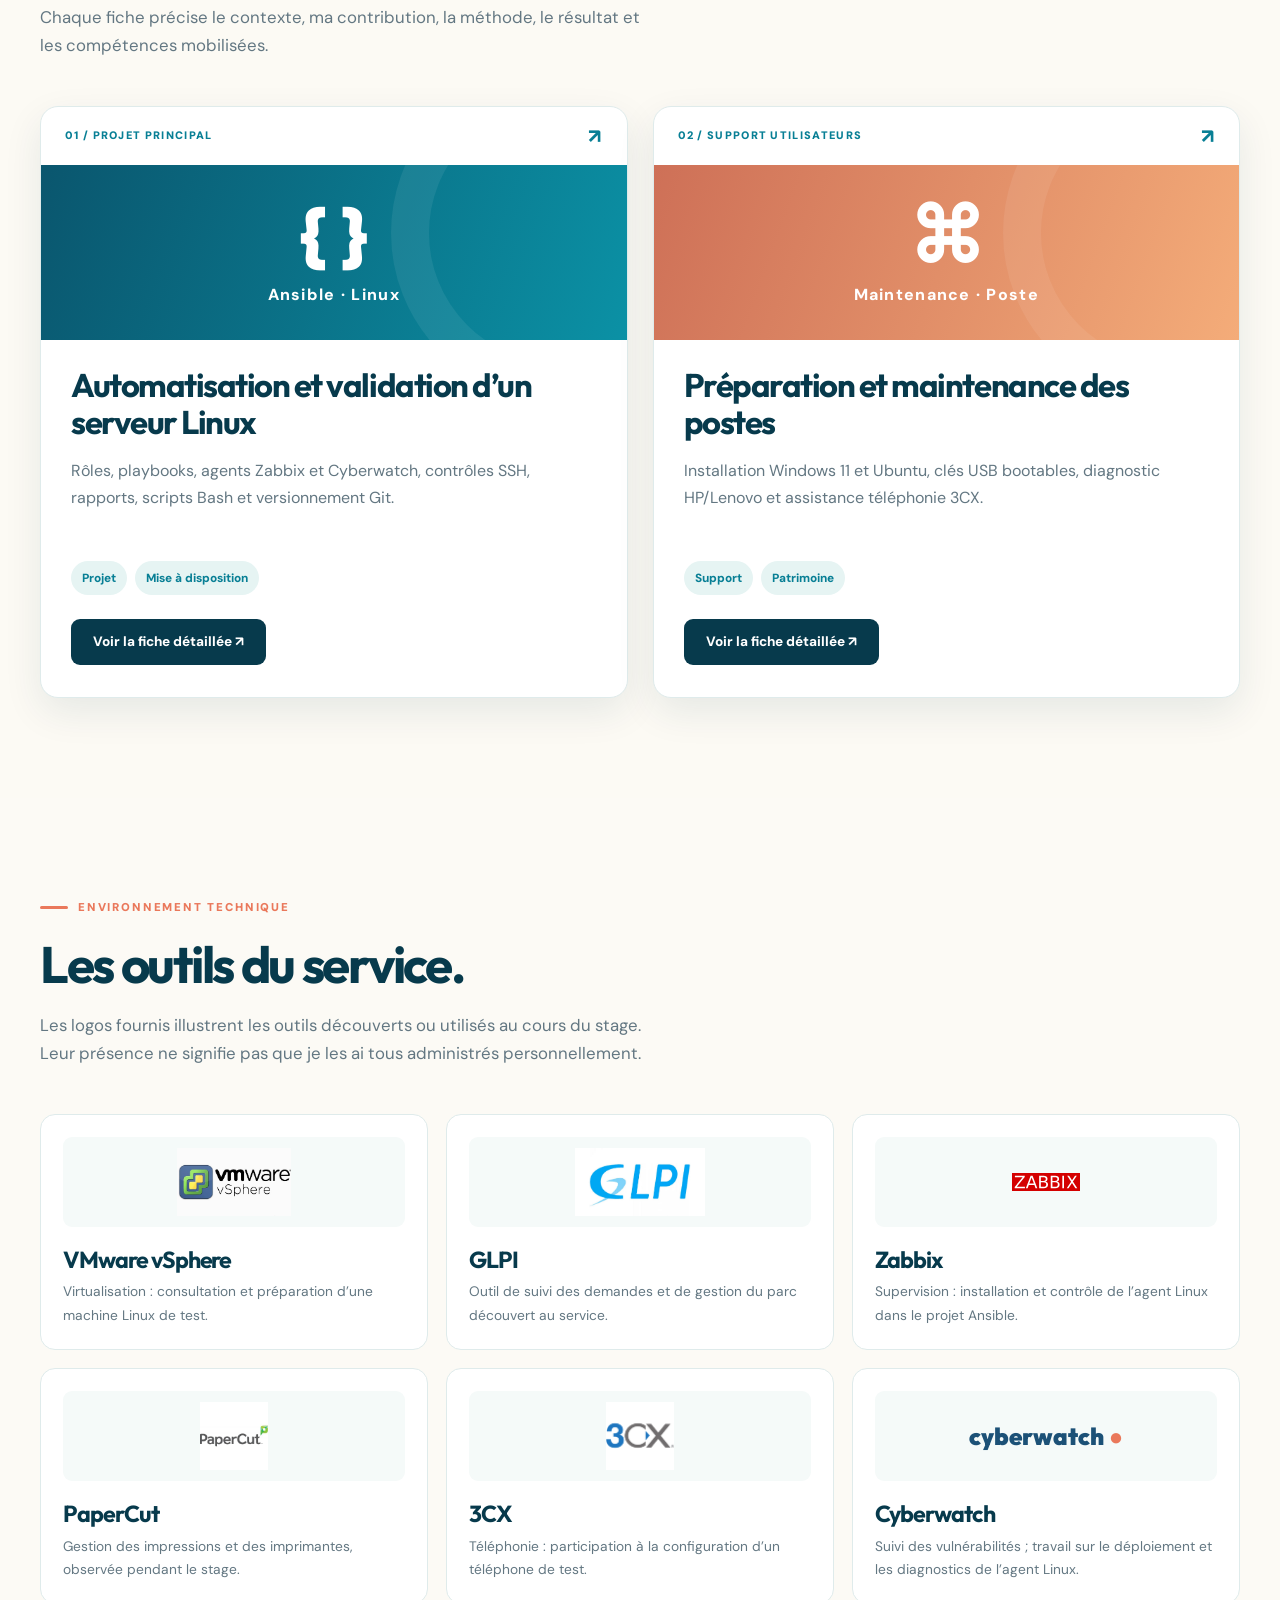
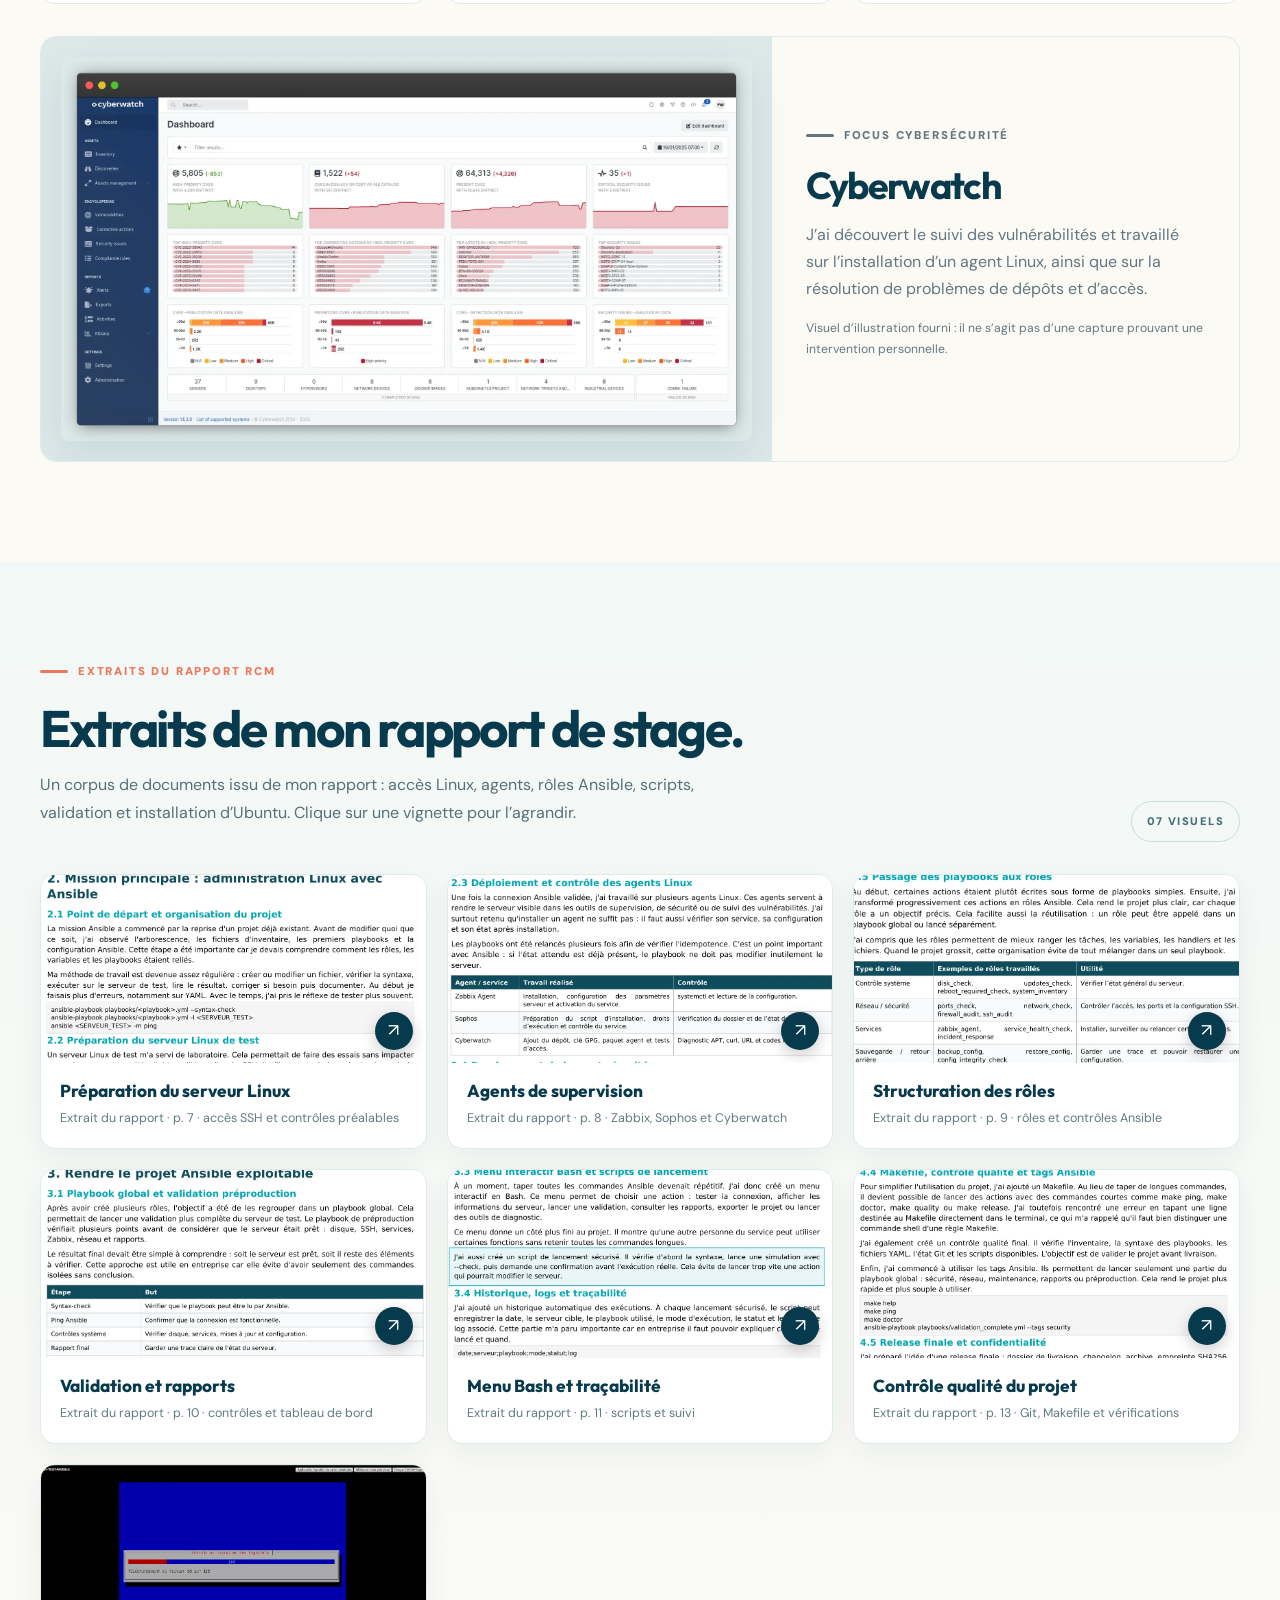
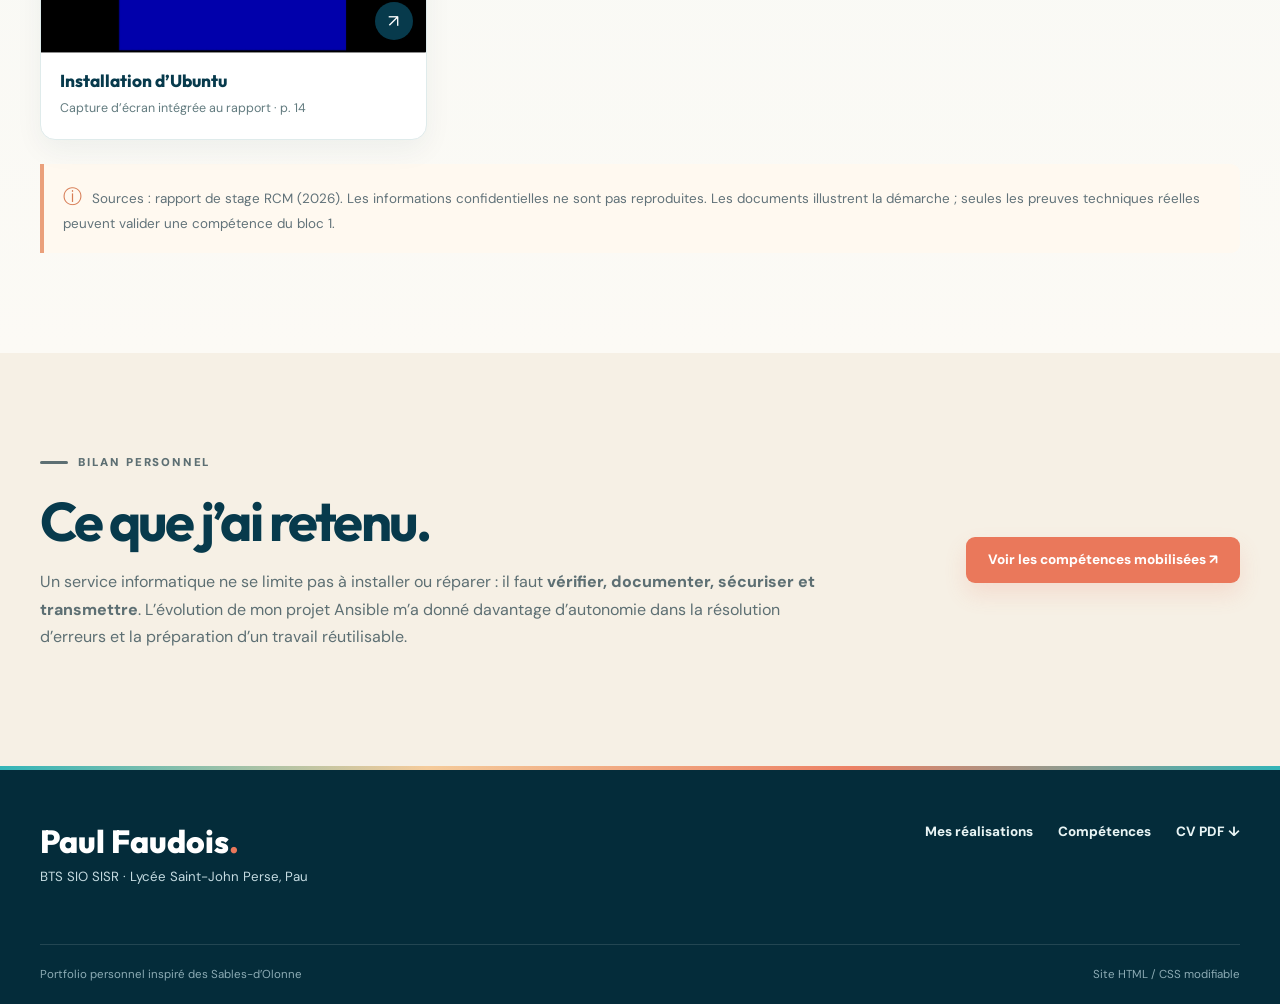
<file: stages.html>
<!DOCTYPE html>

<html lang="fr"><head>
<meta charset="utf-8"/><meta content="width=device-width, initial-scale=1" name="viewport"/>
<meta content="Portfolio Paul Faudois — BTS SIO SISR — parcours et réalisations professionnelles." name="description"/>
<meta content="#073a4c" name="theme-color"/>
<title>Stages | Portfolio Paul Faudois</title>
<link href="styles.css" rel="stylesheet"/>
<link href="ocean-v5.css" rel="stylesheet"/><script>try{let t=localStorage.getItem('paul-portfolio-theme');document.documentElement.dataset.theme=(t==='night'||t==='day')?t:'day'}catch(e){document.documentElement.dataset.theme='day'}</script><link rel="icon" type="image/svg+xml" href="favicon.svg"/></head><body>
<a class="skip-link" href="#contenu">Aller au contenu</a>
<header class="site-header"><div class="nav-container">
<a aria-label="Accueil, portfolio Paul Faudois" class="brand" href="index.html"><span class="brand-symbol">PF<span class="brand-wave">~</span></span><span class="brand-label">Portfolio Paul Faudois<small>BTS SIO · OPTION SISR</small></span></a>
<button aria-controls="primary-nav" aria-expanded="false" aria-label="Ouvrir le menu" class="menu-toggle" type="button"><span></span><span></span><span></span></button>
<nav aria-label="Navigation principale" id="primary-nav"><ul><li><a href="index.html">Accueil</a></li><li><a href="cv.html">Curriculum Vitae</a></li><li><a aria-current="page" class="active" href="stages.html">Stages</a></li><li><a href="ateliers-pro.html">Ateliers Pro</a></li><li><a href="veille.html">Veille</a></li><li><a href="competences.html">Compétences</a></li></ul></nav><button aria-label="Activer le mode nuit" aria-pressed="false" class="theme-toggle" title="Changer l'ambiance jour / nuit" type="button"><span aria-hidden="true" class="theme-toggle-symbol">☾</span><span class="theme-toggle-label">Nuit</span></button>
</div></header>
<main id="contenu"><section class="page-banner"><div class="container banner-content"><p class="eyebrow">STAGES · ENTREPRISE</p><h1>Mon stage <span>chez RCM.</span></h1><p class="banner-lead">Cinq semaines au sein d’un service informatique multi-sites : automatisation Linux, support, diagnostic et découverte d’outils professionnels.</p><div class="button-group"><a class="button button-coral" href="#synthese">Lire la synthèse ↓</a><a class="button button-outline-dark" href="#realisations">Mes réalisations ↗</a></div></div><div aria-hidden="true" class="banner-number">85</div></section>
<section class="section" id="synthese"><div class="container stage-summary-layout"><div><div class="stage-sticker">STAGE<br/><strong>2026</strong></div><div class="stage-intro-card"><span class="stage-card-kicker">FICHE ENTREPRISE</span><h2>RCM<span class="accent">.</span></h2><dl><div><dt>Secteur</dt><dd>Distribution automobile, véhicules utilitaires, industriels et nautisme</dd></div><div><dt>Lieu</dt><dd>La Roche-sur-Yon / Le Poiré-sur-Vie</dd></div><div><dt>Durée</dt><dd>25 mai au 26 juin 2026 · 5 semaines</dd></div><div><dt>Formation</dt><dd>BTS SIO · option SISR</dd></div></dl></div></div><div class="summary-text"><p class="eyebrow">SYNTHÈSE DE MON STAGE</p><h2>Une immersion dans un service informatique.</h2><p>Dans le cadre de mon BTS SIO option SISR, j’ai effectué un stage chez <strong>RCM</strong>, groupe présent dans l’automobile, le véhicule utilitaire et industriel ainsi que le nautisme. Son organisation multi-sites nécessite un système d’information fiable et des interventions variées pour accompagner les utilisateurs.</p><p>Ma mission principale consistait à <strong>faire évoluer un projet Ansible</strong> destiné à contrôler et automatiser l’administration d’un serveur Linux de test. J’ai repris une structure existante, travaillé sur les rôles et playbooks, vérifié les accès SSH et déployé des agents de supervision et de sécurité. J’ai ensuite créé des outils de validation, des rapports HTML, un menu Bash, des contrôles qualité et une documentation pour faciliter la reprise du projet.</p><p>En parallèle, j’ai participé au <strong>support informatique</strong> : réinstallation de Windows 11, préparation de postes, installation d’Ubuntu, diagnostic matériel, participation à des interventions de téléphonie et déplacement dans une concession. Ce stage m’a permis de mieux comprendre l’importance de la méthode, des tests, de la traçabilité et de la confidentialité en environnement professionnel.</p><div class="summary-tags"><span>Linux</span><span>Ansible</span><span>Windows 11</span><span>Support utilisateurs</span><span>Documentation</span></div></div></div></section>
<section class="section section-light" id="realisations"><div class="container"><div class="section-heading"><p class="eyebrow">RÉALISATIONS PROFESSIONNELLES</p><h2>Deux grandes missions.</h2><p>Chaque fiche précise le contexte, ma contribution, la méthode, le résultat et les compétences mobilisées.</p></div>
<div class="project-grid"><article class="project-tile"><div class="tile-top"><span>01 / PROJET PRINCIPAL</span><span>↗</span></div><div class="project-visual visual-ansible"><span class="visual-icon">{ }</span><span>Ansible · Linux</span></div><div class="tile-body"><h3>Automatisation et validation d’un serveur Linux</h3><p>Rôles, playbooks, agents Zabbix et Cyberwatch, contrôles SSH, rapports, scripts Bash et versionnement Git.</p><div class="mini-tags"><span>Projet</span><span>Mise à disposition</span></div><a class="button button-navy" href="stage-rcm-ansible.html">Voir la fiche détaillée ↗</a></div></article>
<article class="project-tile"><div class="tile-top"><span>02 / SUPPORT UTILISATEURS</span><span>↗</span></div><div class="project-visual visual-support"><span class="visual-icon">⌘</span><span>Maintenance · Poste</span></div><div class="tile-body"><h3>Préparation et maintenance des postes</h3><p>Installation Windows 11 et Ubuntu, clés USB bootables, diagnostic HP/Lenovo et assistance téléphonie 3CX.</p><div class="mini-tags"><span>Support</span><span>Patrimoine</span></div><a class="button button-navy" href="stage-rcm-support.html">Voir la fiche détaillée ↗</a></div></article></div></div></section>
<section class="section"><div class="container"><div class="section-heading"><p class="eyebrow">ENVIRONNEMENT TECHNIQUE</p><h2>Les outils du service.</h2><p>Les logos fournis illustrent les outils découverts ou utilisés au cours du stage. Leur présence ne signifie pas que je les ai tous administrés personnellement.</p></div><div class="tools-grid"><div class="tool-card"><div class="tool-image"><img alt="Logo de VMware vSphere" src="assets/images/vmware-vsphere.jpg"/></div><h3>VMware vSphere</h3><p>Virtualisation : consultation et préparation d’une machine Linux de test.</p></div><div class="tool-card"><div class="tool-image"><img alt="Logo de GLPI" src="assets/images/glpi.jpg"/></div><h3>GLPI</h3><p>Outil de suivi des demandes et de gestion du parc découvert au service.</p></div><div class="tool-card"><div class="tool-image"><img alt="Logo de Zabbix" src="assets/images/zabbix.svg"/></div><h3>Zabbix</h3><p>Supervision : installation et contrôle de l’agent Linux dans le projet Ansible.</p></div><div class="tool-card"><div class="tool-image"><img alt="Logo de PaperCut" src="assets/images/papercut.jpg"/></div><h3>PaperCut</h3><p>Gestion des impressions et des imprimantes, observée pendant le stage.</p></div><div class="tool-card"><div class="tool-image"><img alt="Logo de 3CX" src="assets/images/3cx.png"/></div><h3>3CX</h3><p>Téléphonie : participation à la configuration d’un téléphone de test.</p></div><div class="tool-card"><div class="tool-image cyberwatch-title">cyberwatch<span>●</span></div><h3>Cyberwatch</h3><p>Suivi des vulnérabilités ; travail sur le déploiement et les diagnostics de l’agent Linux.</p></div></div>
<div class="dashboard-preview"><div class="dashboard-image"><img alt="Exemple d’interface de tableau de bord Cyberwatch" src="assets/images/cyberwatch-dashboard.webp"/></div><div class="dashboard-copy"><p class="eyebrow">FOCUS CYBERSÉCURITÉ</p><h3>Cyberwatch</h3><p>J’ai découvert le suivi des vulnérabilités et travaillé sur l’installation d’un agent Linux, ainsi que sur la résolution de problèmes de dépôts et d’accès.</p><p class="source-note">Visuel d’illustration fourni : il ne s’agit pas d’une capture prouvant une intervention personnelle.</p></div></div></div></section>
<section class="section gallery-section" id="galerie-rapport"><div class="container"><div class="gallery-header"><div><p class="eyebrow">EXTRAITS DU RAPPORT RCM</p><h2>Extraits de mon rapport de stage.</h2><p>Un corpus de documents issu de mon rapport : accès Linux, agents, rôles Ansible, scripts, validation et installation d’Ubuntu. Clique sur une vignette pour l’agrandir.</p></div><span class="gallery-count">07 VISUELS</span></div><div class="evidence-grid"><a class="evidence-card" data-caption="Extrait du rapport · p. 7 · accès SSH et contrôles préalables" data-title="Préparation du serveur Linux" href="assets/images/rapport-ansible-ssh.webp"><span class="evidence-thumb"><img alt="Préparation du serveur Linux — Extrait du rapport · p. 7 · accès SSH et contrôles préalables" decoding="async" loading="eager" src="assets/images/rapport-ansible-ssh.webp"/><span aria-hidden="true" class="evidence-zoom">↗</span></span><span class="evidence-information"><strong>Préparation du serveur Linux</strong><small>Extrait du rapport · p. 7 · accès SSH et contrôles préalables</small></span></a><a class="evidence-card" data-caption="Extrait du rapport · p. 8 · Zabbix, Sophos et Cyberwatch" data-title="Agents de supervision" href="assets/images/rapport-agents-linux.webp"><span class="evidence-thumb"><img alt="Agents de supervision — Extrait du rapport · p. 8 · Zabbix, Sophos et Cyberwatch" decoding="async" loading="eager" src="assets/images/rapport-agents-linux.webp"/><span aria-hidden="true" class="evidence-zoom">↗</span></span><span class="evidence-information"><strong>Agents de supervision</strong><small>Extrait du rapport · p. 8 · Zabbix, Sophos et Cyberwatch</small></span></a><a class="evidence-card" data-caption="Extrait du rapport · p. 9 · rôles et contrôles Ansible" data-title="Structuration des rôles" href="assets/images/rapport-roles-ansible.webp"><span class="evidence-thumb"><img alt="Structuration des rôles — Extrait du rapport · p. 9 · rôles et contrôles Ansible" decoding="async" loading="eager" src="assets/images/rapport-roles-ansible.webp"/><span aria-hidden="true" class="evidence-zoom">↗</span></span><span class="evidence-information"><strong>Structuration des rôles</strong><small>Extrait du rapport · p. 9 · rôles et contrôles Ansible</small></span></a><a class="evidence-card" data-caption="Extrait du rapport · p. 10 · contrôles et tableau de bord" data-title="Validation et rapports" href="assets/images/rapport-validation.webp"><span class="evidence-thumb"><img alt="Validation et rapports — Extrait du rapport · p. 10 · contrôles et tableau de bord" decoding="async" loading="eager" src="assets/images/rapport-validation.webp"/><span aria-hidden="true" class="evidence-zoom">↗</span></span><span class="evidence-information"><strong>Validation et rapports</strong><small>Extrait du rapport · p. 10 · contrôles et tableau de bord</small></span></a><a class="evidence-card" data-caption="Extrait du rapport · p. 11 · scripts et suivi" data-title="Menu Bash et traçabilité" href="assets/images/rapport-menu-bash.webp"><span class="evidence-thumb"><img alt="Menu Bash et traçabilité — Extrait du rapport · p. 11 · scripts et suivi" decoding="async" loading="eager" src="assets/images/rapport-menu-bash.webp"/><span aria-hidden="true" class="evidence-zoom">↗</span></span><span class="evidence-information"><strong>Menu Bash et traçabilité</strong><small>Extrait du rapport · p. 11 · scripts et suivi</small></span></a><a class="evidence-card" data-caption="Extrait du rapport · p. 13 · Git, Makefile et vérifications" data-title="Contrôle qualité du projet" href="assets/images/rapport-qualite-git.webp"><span class="evidence-thumb"><img alt="Contrôle qualité du projet — Extrait du rapport · p. 13 · Git, Makefile et vérifications" decoding="async" loading="eager" src="assets/images/rapport-qualite-git.webp"/><span aria-hidden="true" class="evidence-zoom">↗</span></span><span class="evidence-information"><strong>Contrôle qualité du projet</strong><small>Extrait du rapport · p. 13 · Git, Makefile et vérifications</small></span></a><a class="evidence-card" data-caption="Capture d’écran intégrée au rapport · p. 14" data-title="Installation d’Ubuntu" href="assets/images/capture-installation-ubuntu.webp"><span class="evidence-thumb"><img alt="Installation d’Ubuntu — Capture d’écran intégrée au rapport · p. 14" decoding="async" loading="eager" src="assets/images/capture-installation-ubuntu.webp"/><span aria-hidden="true" class="evidence-zoom">↗</span></span><span class="evidence-information"><strong>Installation d’Ubuntu</strong><small>Capture d’écran intégrée au rapport · p. 14</small></span></a></div><div class="gallery-disclaimer"><span aria-hidden="true">ⓘ</span> Sources : rapport de stage RCM (2026). Les informations confidentielles ne sont pas reproduites. Les documents illustrent la démarche ; seules les preuves techniques réelles peuvent valider une compétence du bloc 1.</div></div></section><section class="section beach-band"><div class="container beach-inner"><div><p class="eyebrow">BILAN PERSONNEL</p><h2>Ce que j’ai retenu.</h2><p>Un service informatique ne se limite pas à installer ou réparer : il faut <strong>vérifier, documenter, sécuriser et transmettre</strong>. L’évolution de mon projet Ansible m’a donné davantage d’autonomie dans la résolution d’erreurs et la préparation d’un travail réutilisable.</p></div><a class="button button-coral" href="competences.html">Voir les compétences mobilisées ↗</a></div></section></main>
<footer class="footer"><div class="container footer-grid"><div><p class="footer-head">Paul Faudois<span class="accent">.</span></p><p>BTS SIO SISR · Lycée Saint-John Perse, Pau</p></div><div class="footer-links"><a href="stages.html">Mes réalisations</a><a href="competences.html">Compétences</a><a download="" href="assets/documents/CV-Paul-Faudois.pdf">CV PDF ↓</a></div></div><div class="container footer-bottom"><span>Portfolio personnel inspiré des Sables-d’Olonne</span><span>Site HTML / CSS modifiable</span></div></footer>
<script defer="" src="script.js"></script>
<div aria-hidden="true" class="reading-progress"></div><script defer="True" src="ocean-v5.js"></script><dialog aria-label="Visionneuse de documents" class="gallery-dialog"><div class="dialog-bar"><div><strong class="dialog-title">Document</strong><p class="dialog-description"></p></div><button aria-label="Fermer la visionneuse" class="dialog-close" type="button">✕</button></div><div class="dialog-media"><img alt="Document agrandi"/></div></dialog></body></html>
</file>
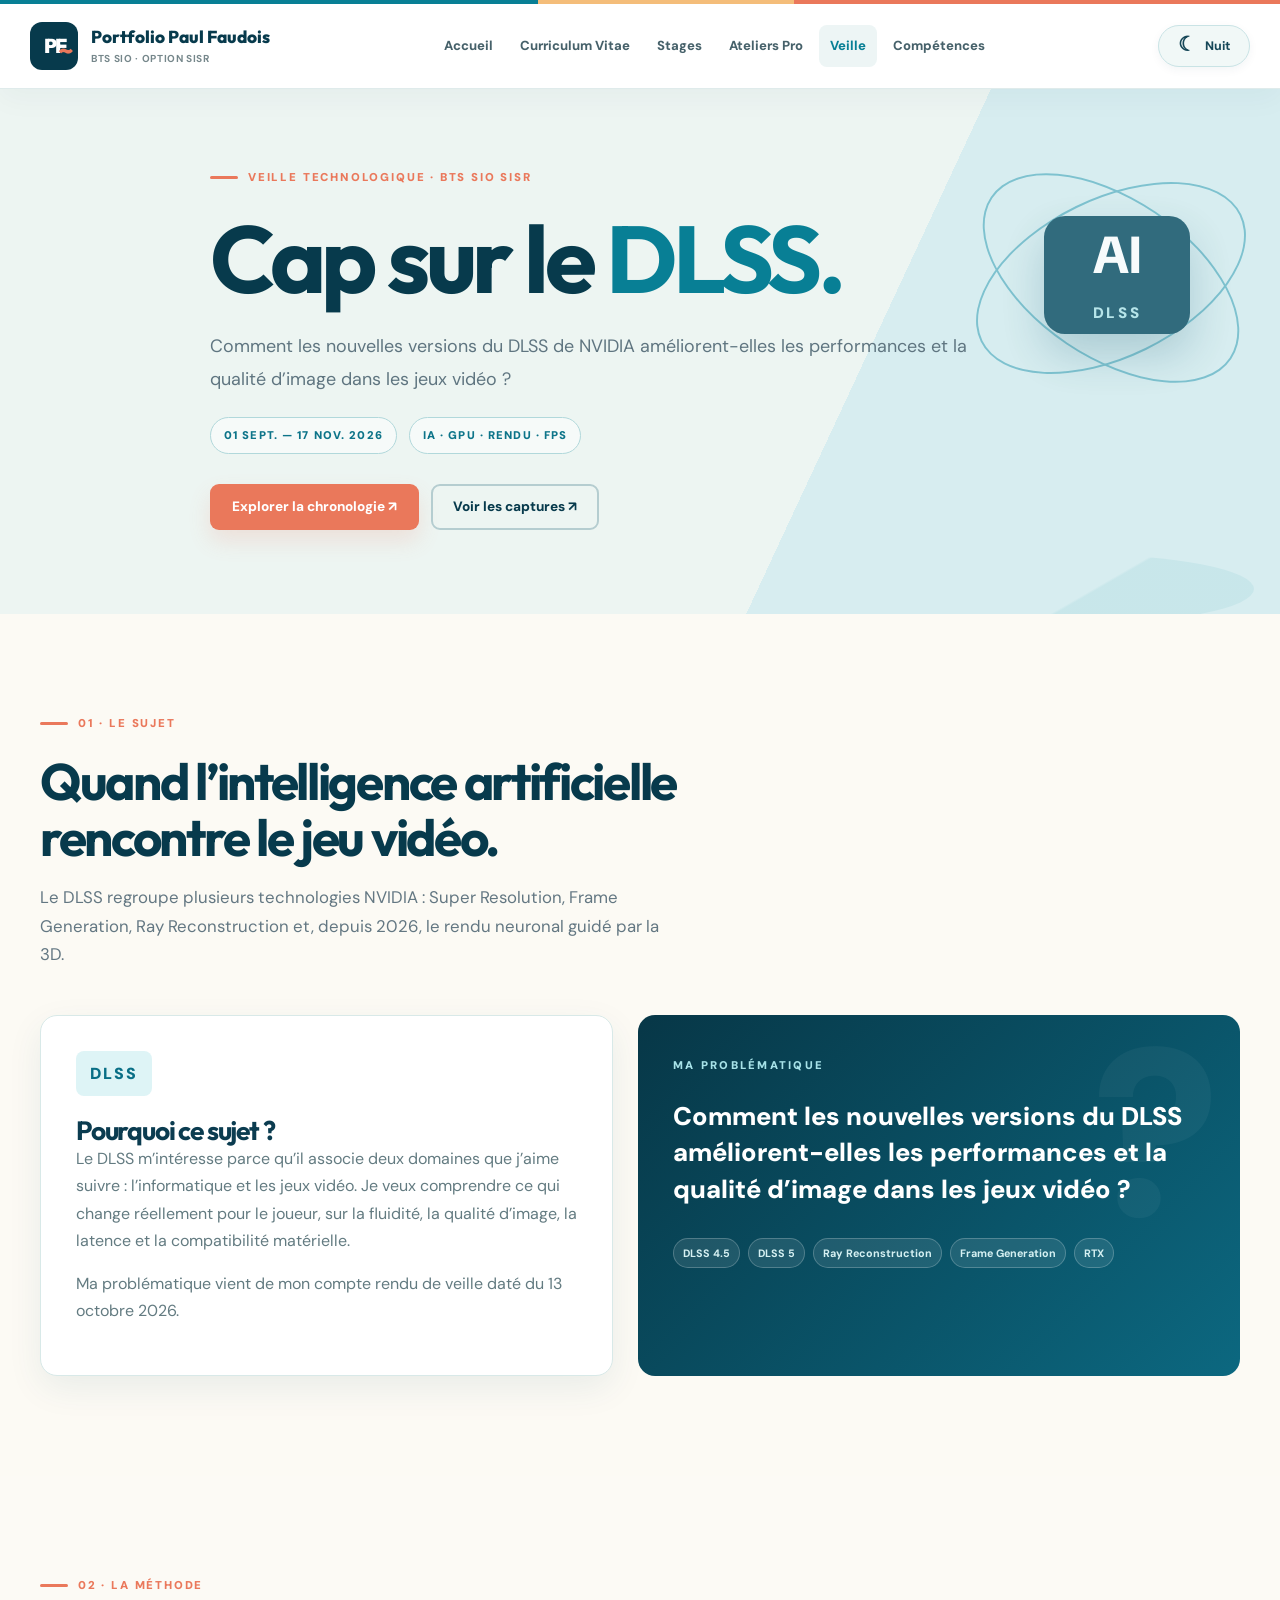
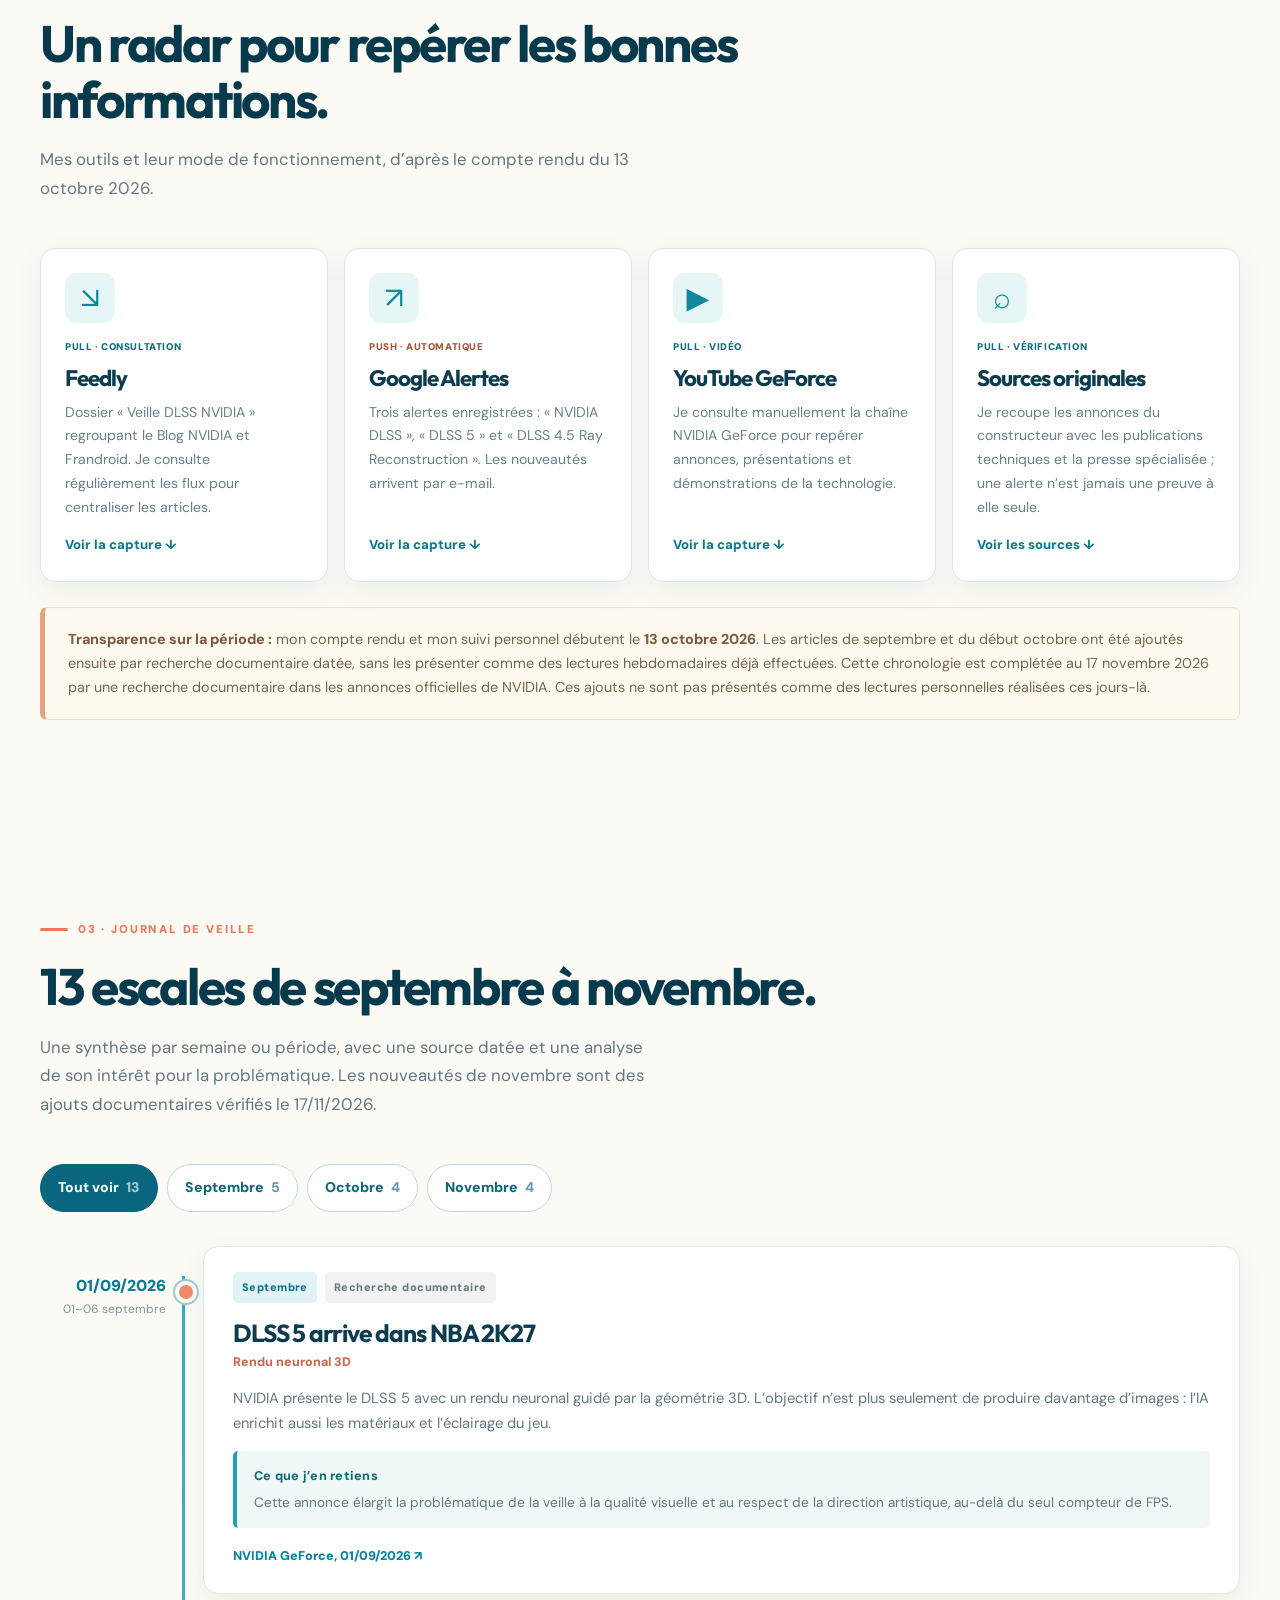
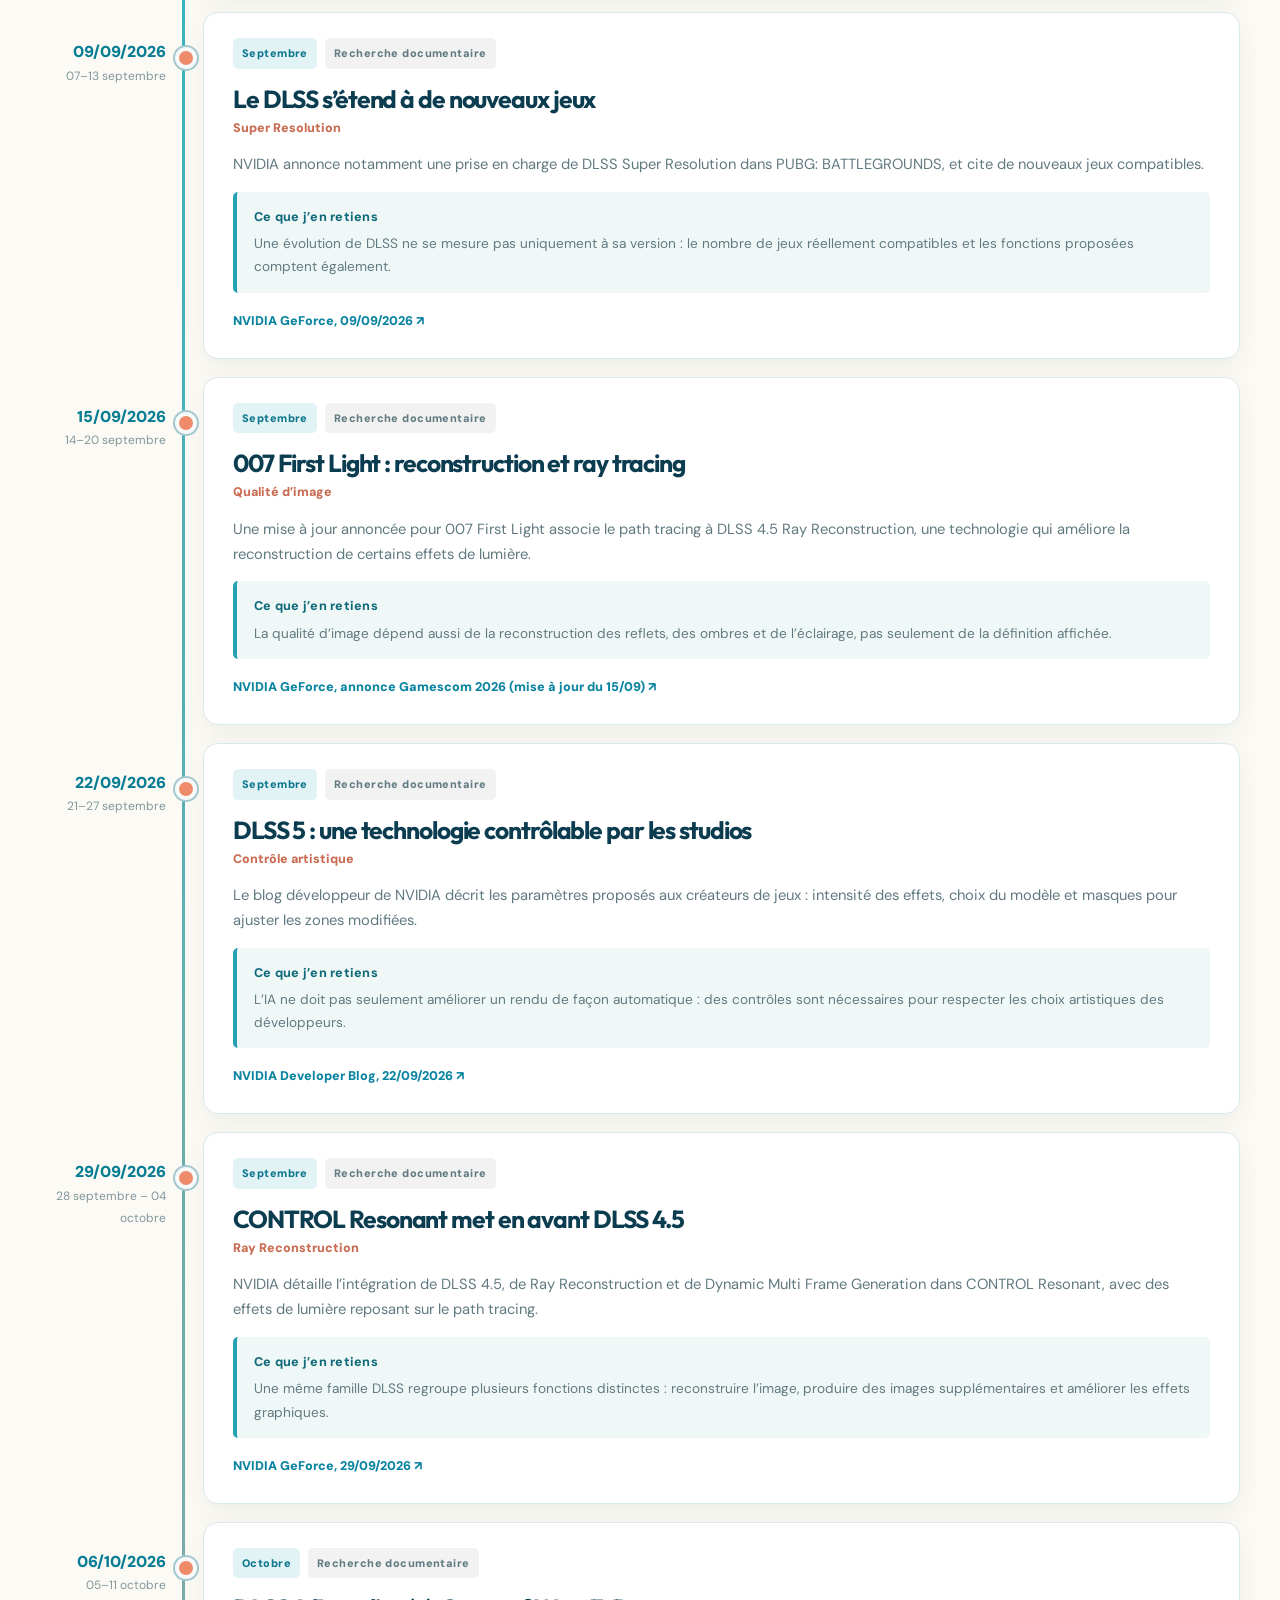
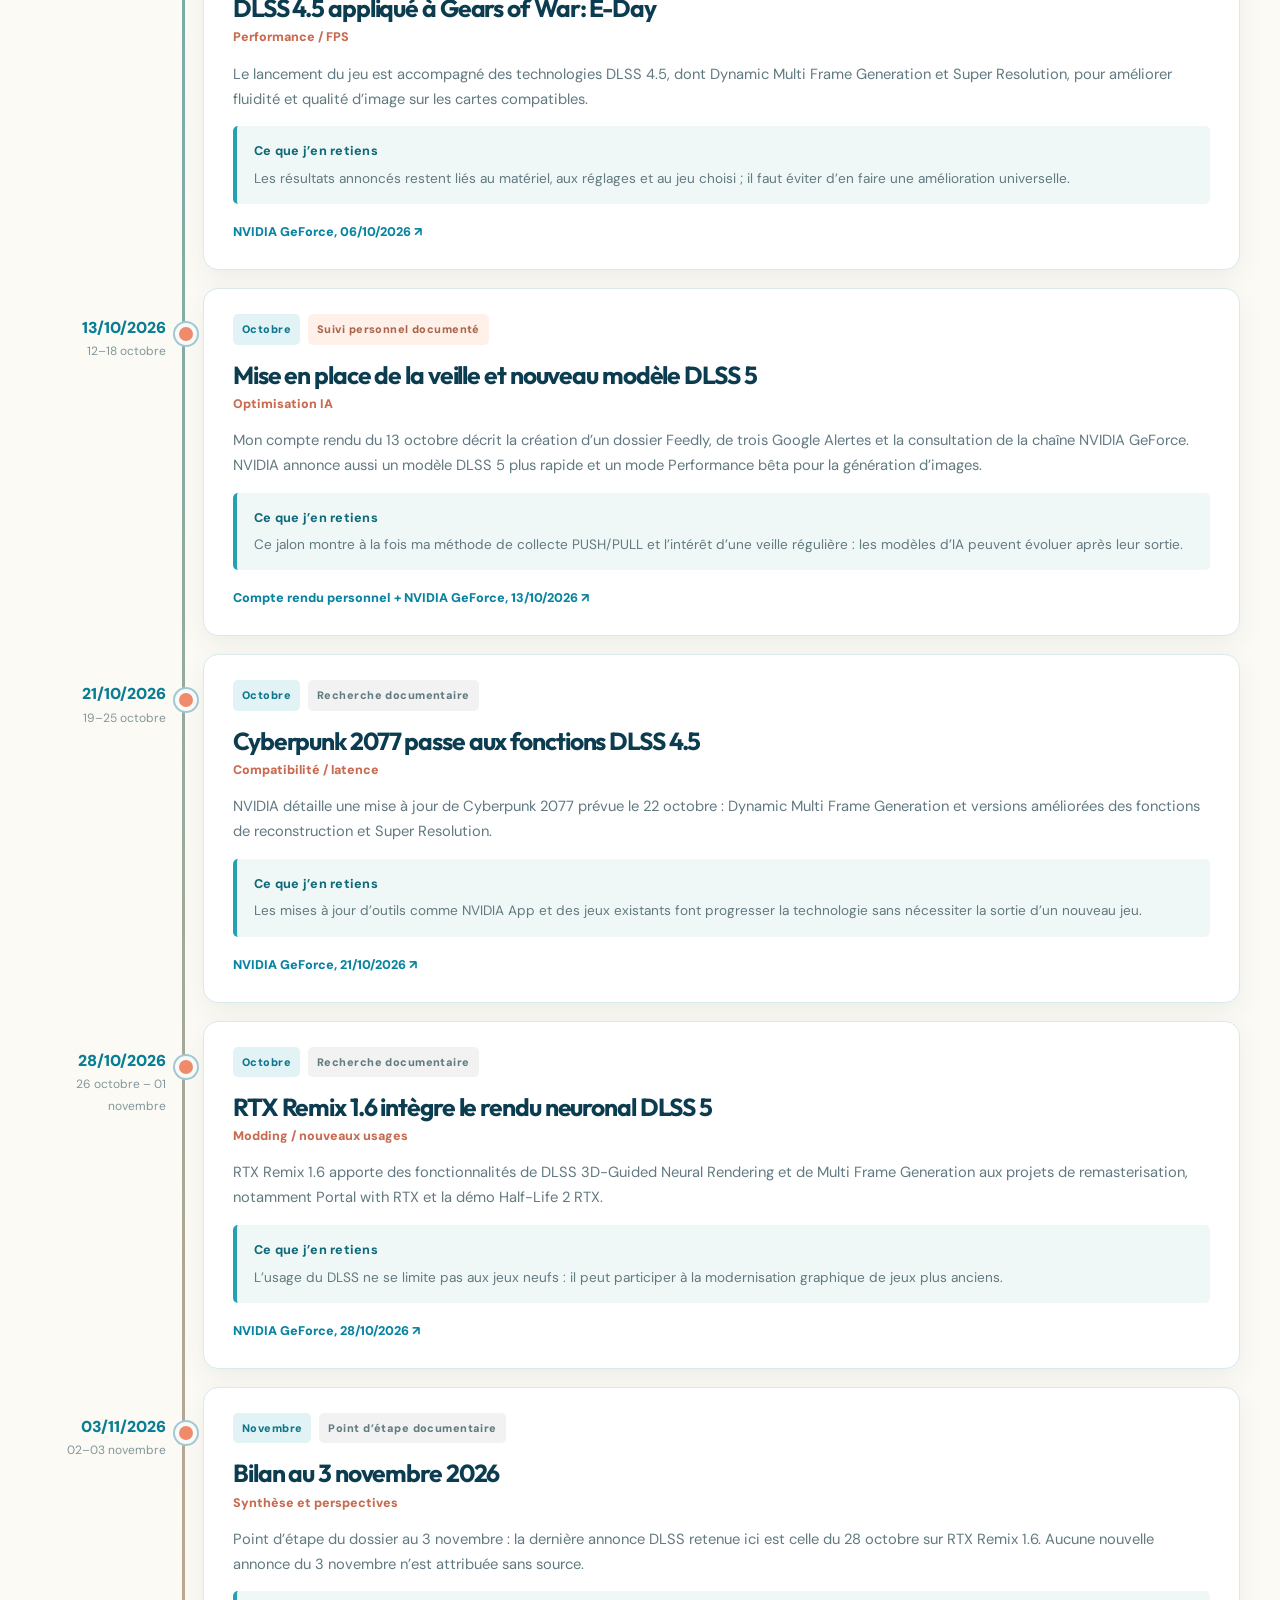
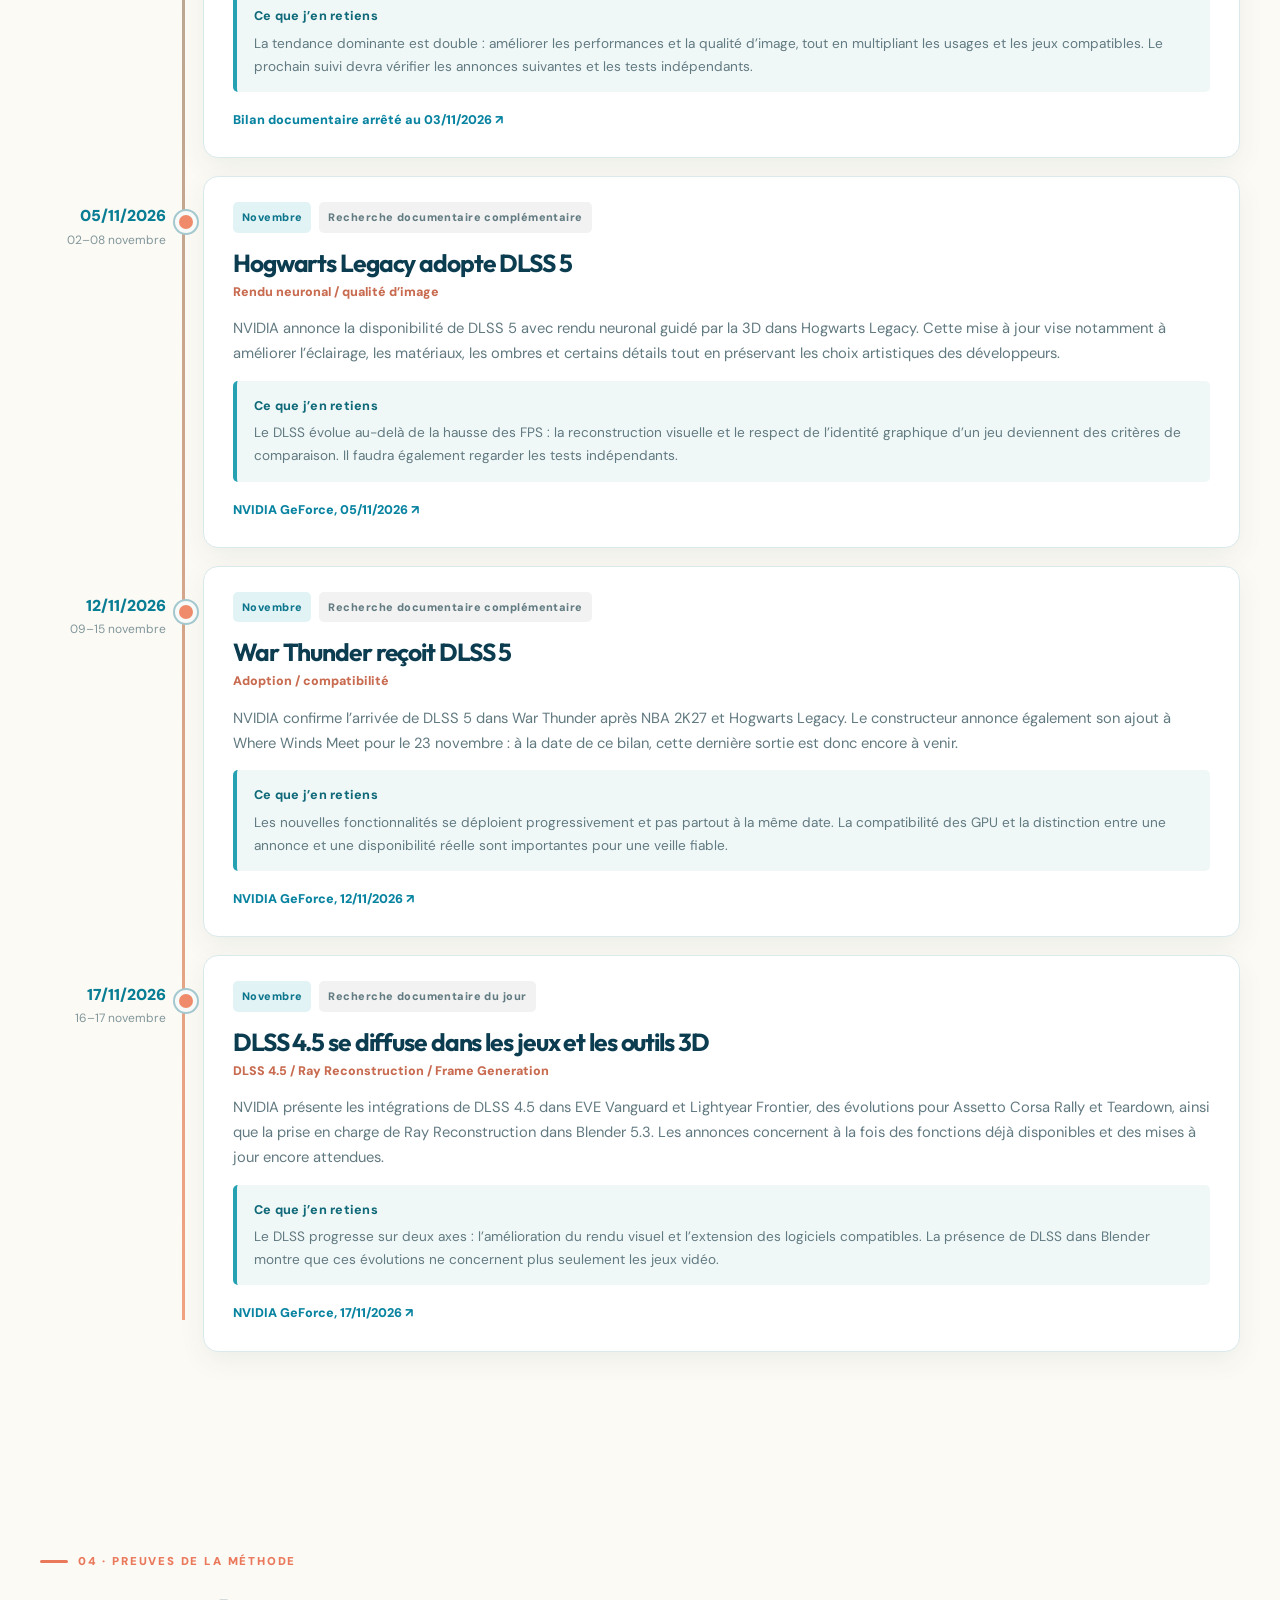
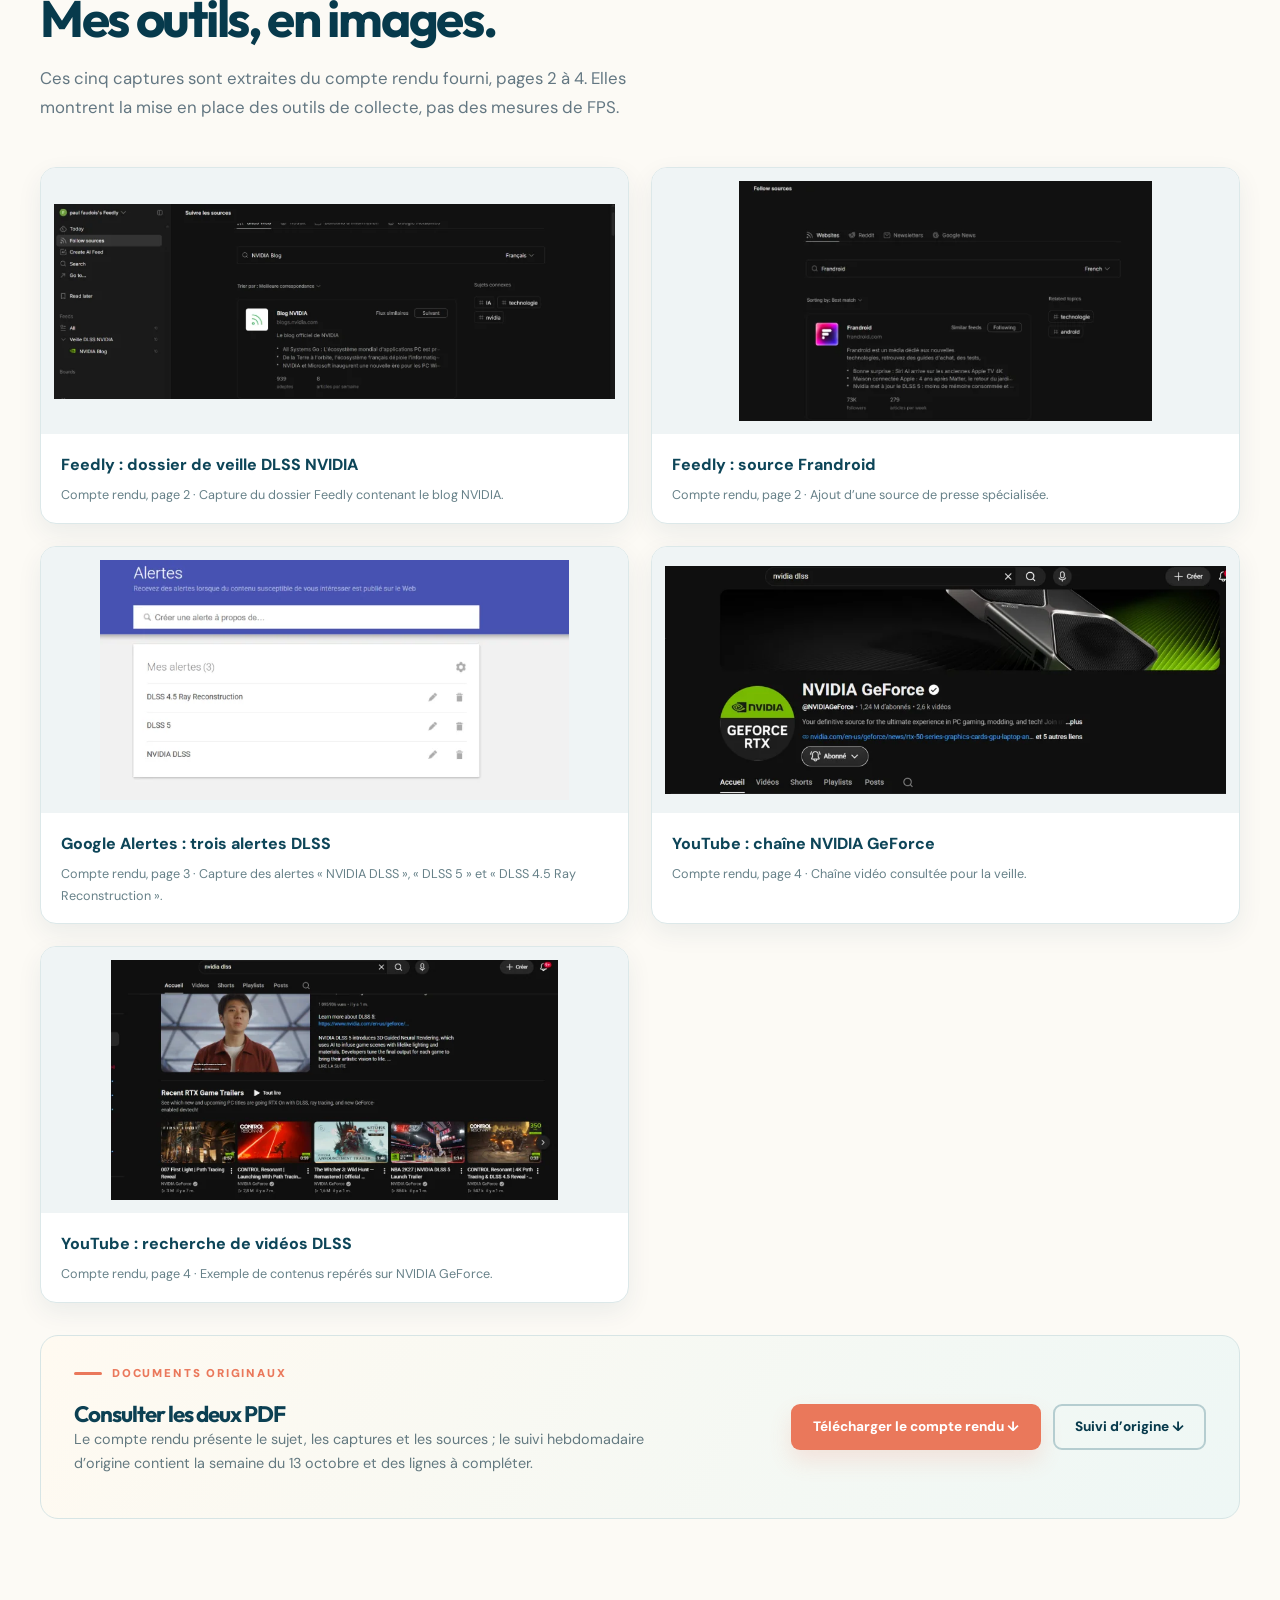
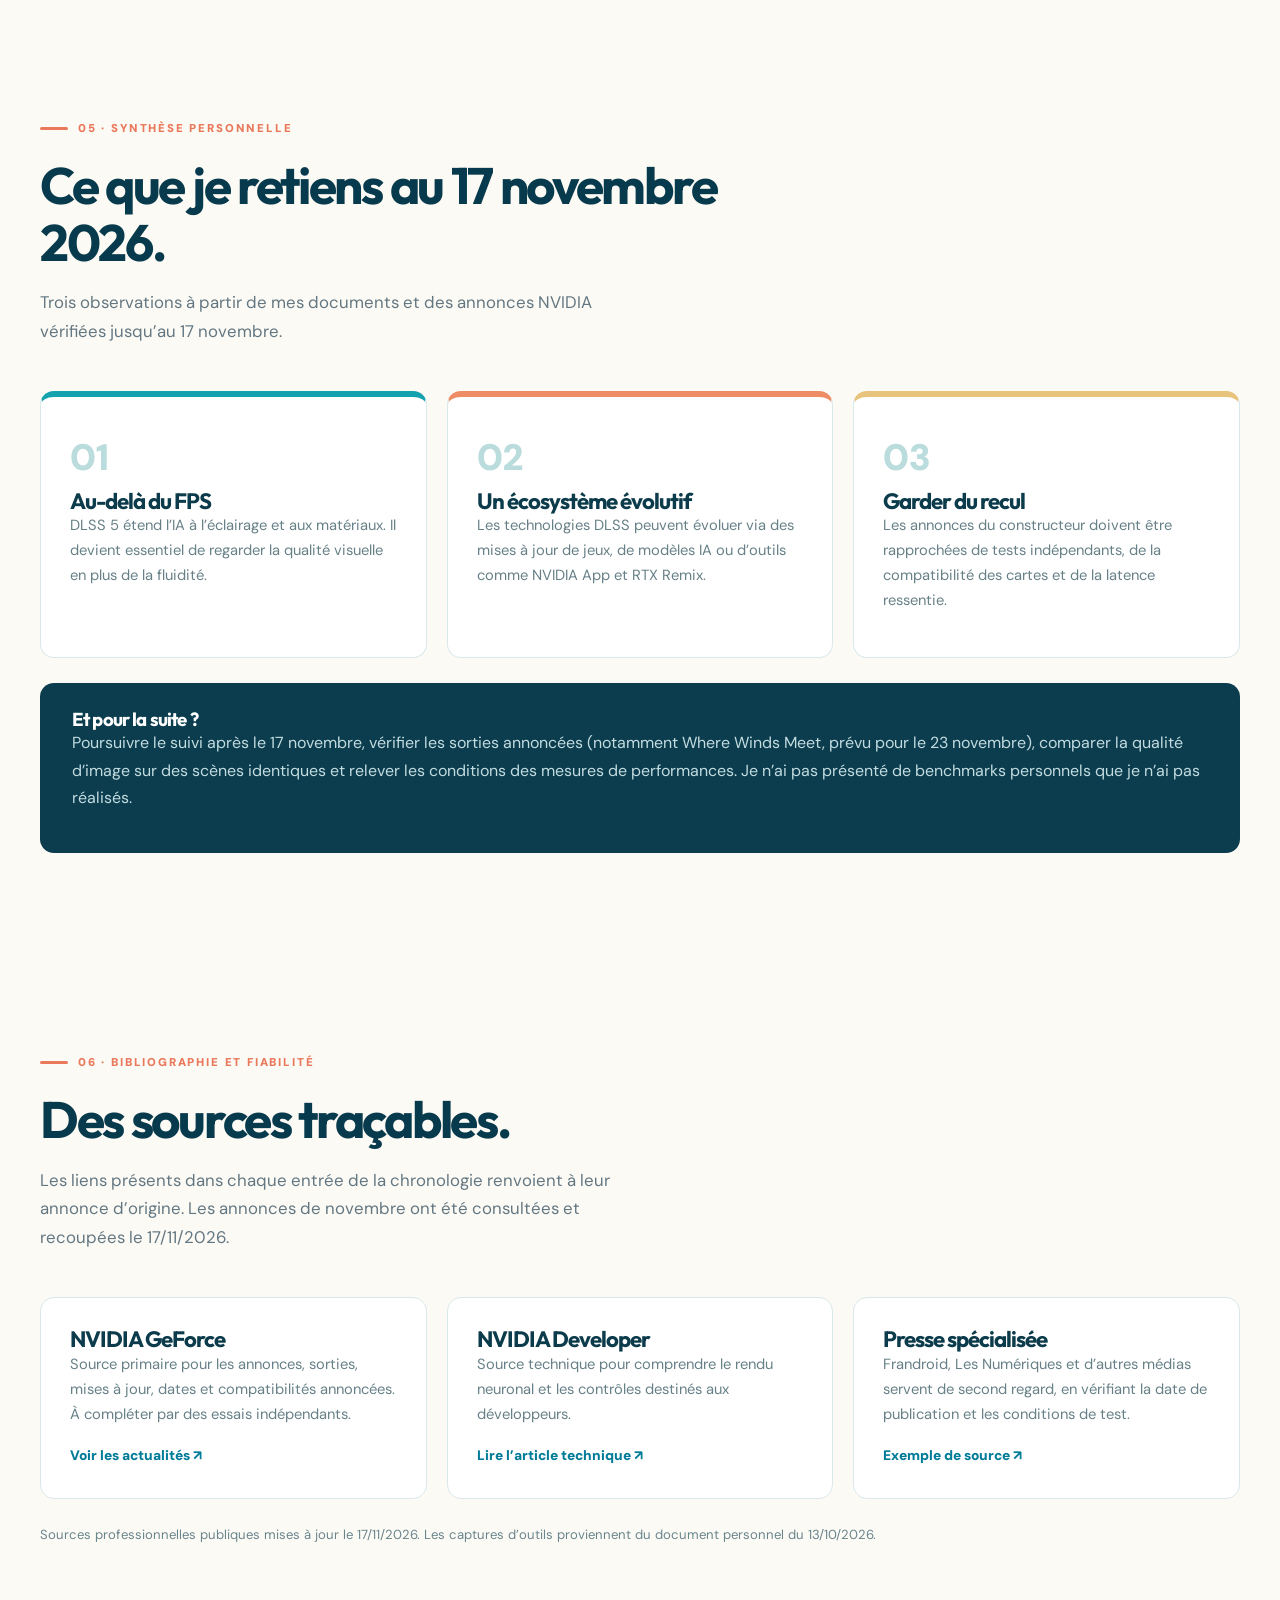
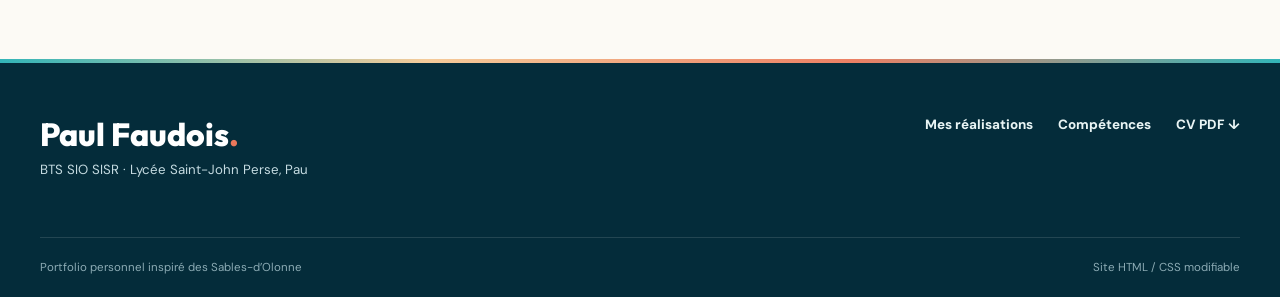
<file: veille.html>
<!DOCTYPE html>

<html lang="fr"><head>
<meta charset="utf-8"/><meta content="width=device-width, initial-scale=1" name="viewport"/>
<meta content="Veille technologique DLSS NVIDIA : problématique, méthode PUSH/PULL, chronologie du 1er septembre au 17 novembre 2026 et preuves." name="description"/>
<meta content="#073a4c" name="theme-color"/>
<title>Veille DLSS | Portfolio Paul Faudois</title>
<link href="styles.css" rel="stylesheet"/>
<link href="ocean-v5.css" rel="stylesheet"/><link href="ocean-v6.css" rel="stylesheet"/><script>try{let t=localStorage.getItem('paul-portfolio-theme');document.documentElement.dataset.theme=(t==='night'||t==='day')?t:'day'}catch(e){document.documentElement.dataset.theme='day'}</script><link rel="icon" type="image/svg+xml" href="favicon.svg"/></head><body>
<a class="skip-link" href="#contenu">Aller au contenu</a>
<header class="site-header"><div class="nav-container">
<a aria-label="Accueil, portfolio Paul Faudois" class="brand" href="index.html"><span class="brand-symbol">PF<span class="brand-wave">~</span></span><span class="brand-label">Portfolio Paul Faudois<small>BTS SIO · OPTION SISR</small></span></a>
<button aria-controls="primary-nav" aria-expanded="false" aria-label="Ouvrir le menu" class="menu-toggle" type="button"><span></span><span></span><span></span></button>
<nav aria-label="Navigation principale" id="primary-nav"><ul><li><a href="index.html">Accueil</a></li><li><a href="cv.html">Curriculum Vitae</a></li><li><a href="stages.html">Stages</a></li><li><a href="ateliers-pro.html">Ateliers Pro</a></li><li><a aria-current="page" class="active" href="veille.html">Veille</a></li><li><a href="competences.html">Compétences</a></li></ul></nav><button aria-label="Activer le mode nuit" aria-pressed="false" class="theme-toggle" title="Changer l'ambiance jour / nuit" type="button"><span aria-hidden="true" class="theme-toggle-symbol">☾</span><span class="theme-toggle-label">Nuit</span></button>
</div></header>
<main id="contenu">
<section class="page-banner veille-banner"><div class="container banner-content"><p class="eyebrow">VEILLE TECHNOLOGIQUE · BTS SIO SISR</p><h1>Cap sur le <span>DLSS.</span></h1><p class="banner-lead">Comment les nouvelles versions du DLSS de NVIDIA améliorent-elles les performances et la qualité d’image dans les jeux vidéo ?</p><div class="veille-hero-meta"><span>01 SEPT. — 17 NOV. 2026</span><span>IA · GPU · RENDU · FPS</span></div><div class="button-group"><a class="button button-coral" href="#chronologie">Explorer la chronologie ↗</a><a class="button button-outline-dark" href="#preuves">Voir les captures ↗</a></div></div><div class="veille-banner-art" aria-hidden="true"><span class="veille-art-loop loop-a"></span><span class="veille-art-loop loop-b"></span><span class="veille-art-chip">AI<span>DLSS</span></span></div></section>

<section class="section section-light veille-intro"><div class="container"><div class="section-heading"><p class="eyebrow">01 · LE SUJET</p><h2>Quand l’intelligence artificielle rencontre le jeu vidéo.</h2><p>Le DLSS regroupe plusieurs technologies NVIDIA : Super Resolution, Frame Generation, Ray Reconstruction et, depuis 2026, le rendu neuronal guidé par la 3D.</p></div><div class="veille-intro-grid"><article class="veille-definition"><span class="veille-symbol">DLSS</span><h3>Pourquoi ce sujet ?</h3><p>Le DLSS m’intéresse parce qu’il associe deux domaines que j’aime suivre : l’informatique et les jeux vidéo. Je veux comprendre ce qui change réellement pour le joueur, sur la fluidité, la qualité d’image, la latence et la compatibilité matérielle.</p><p>Ma problématique vient de mon compte rendu de veille daté du 13 octobre 2026.</p></article><div class="veille-question"><span class="veille-question-mark">?</span><span class="watch-overline">MA PROBLÉMATIQUE</span><blockquote>Comment les nouvelles versions du DLSS améliorent-elles les performances et la qualité d’image dans les jeux vidéo ?</blockquote><div class="veille-tags"><span>DLSS 4.5</span><span>DLSS 5</span><span>Ray Reconstruction</span><span>Frame Generation</span><span>RTX</span></div></div></div></div></section>

<section class="section veille-method"><div class="container"><div class="section-heading"><p class="eyebrow">02 · LA MÉTHODE</p><h2>Un radar pour repérer les bonnes informations.</h2><p>Mes outils et leur mode de fonctionnement, d’après le compte rendu du 13 octobre 2026.</p></div><div class="veille-method-grid">
<article class="veille-method-card"><div class="veille-method-icon">↘</div><span class="mode-tag mode-pull">PULL · CONSULTATION</span><h3>Feedly</h3><p>Dossier « Veille DLSS NVIDIA » regroupant le Blog NVIDIA et Frandroid. Je consulte régulièrement les flux pour centraliser les articles.</p><a href="#preuves">Voir la capture ↓</a></article>
<article class="veille-method-card"><div class="veille-method-icon">↗</div><span class="mode-tag mode-push">PUSH · AUTOMATIQUE</span><h3>Google Alertes</h3><p>Trois alertes enregistrées : « NVIDIA DLSS », « DLSS 5 » et « DLSS 4.5 Ray Reconstruction ». Les nouveautés arrivent par e-mail.</p><a href="#preuves">Voir la capture ↓</a></article>
<article class="veille-method-card"><div class="veille-method-icon">▶</div><span class="mode-tag mode-pull">PULL · VIDÉO</span><h3>YouTube GeForce</h3><p>Je consulte manuellement la chaîne NVIDIA GeForce pour repérer annonces, présentations et démonstrations de la technologie.</p><a href="#preuves">Voir la capture ↓</a></article>
<article class="veille-method-card"><div class="veille-method-icon">⌕</div><span class="mode-tag mode-pull">PULL · VÉRIFICATION</span><h3>Sources originales</h3><p>Je recoupe les annonces du constructeur avec les publications techniques et la presse spécialisée ; une alerte n’est jamais une preuve à elle seule.</p><a href="#sources">Voir les sources ↓</a></article>
</div><aside class="veille-trace"><strong>Transparence sur la période :</strong> mon compte rendu et mon suivi personnel débutent le <strong>13 octobre 2026</strong>. Les articles de septembre et du début octobre ont été ajoutés ensuite par recherche documentaire datée, sans les présenter comme des lectures hebdomadaires déjà effectuées. Cette chronologie est complétée au 17 novembre 2026 par une recherche documentaire dans les annonces officielles de NVIDIA. Ces ajouts ne sont pas présentés comme des lectures personnelles réalisées ces jours-là.</aside></div></section>

<section id="chronologie" class="section section-light veille-timeline-section"><div class="container"><div class="section-heading"><p class="eyebrow">03 · JOURNAL DE VEILLE</p><h2>13 escales de septembre à novembre.</h2><p>Une synthèse par semaine ou période, avec une source datée et une analyse de son intérêt pour la problématique. Les nouveautés de novembre sont des ajouts documentaires vérifiés le 17/11/2026.</p></div>
<div class="watch-filter" role="group" aria-label="Filtrer la chronologie par mois"><button class="watch-filter-btn active" type="button" data-filter="tous" aria-pressed="true">Tout voir <span>13</span></button><button class="watch-filter-btn" type="button" data-filter="septembre" aria-pressed="false">Septembre <span>5</span></button><button class="watch-filter-btn" type="button" data-filter="octobre" aria-pressed="false">Octobre <span>4</span></button><button class="watch-filter-btn" type="button" data-filter="novembre" aria-pressed="false">Novembre <span>4</span></button></div>
<div class="watch-entries">
<article class="watch-entry" data-month="septembre">
  <div class="watch-date-tag"><time datetime="2026-09-01">01/09/2026</time><span>01–06 septembre</span></div>
  <div class="watch-entry-content"><div class="watch-entry-tags"><span class="watch-month-chip">Septembre</span><span class="watch-kind ">Recherche documentaire</span></div>
   <h3>DLSS 5 arrive dans NBA 2K27</h3><p class="watch-topic">Rendu neuronal 3D</p><p>NVIDIA présente le DLSS 5 avec un rendu neuronal guidé par la géométrie 3D. L’objectif n’est plus seulement de produire davantage d’images : l’IA enrichit aussi les matériaux et l’éclairage du jeu.</p>
   <div class="watch-take"><strong>Ce que j’en retiens</strong><p>Cette annonce élargit la problématique de la veille à la qualité visuelle et au respect de la direction artistique, au-delà du seul compteur de FPS.</p></div>
   <a href="https://www.nvidia.com/en-eu/geforce/news/dlss-5-3d-guided-neural-rendering/" class="watch-source" target="_blank" rel="noopener noreferrer">NVIDIA GeForce, 01/09/2026 <span aria-hidden="true">↗</span></a>
  </div>
</article>

<article class="watch-entry" data-month="septembre">
  <div class="watch-date-tag"><time datetime="2026-09-09">09/09/2026</time><span>07–13 septembre</span></div>
  <div class="watch-entry-content"><div class="watch-entry-tags"><span class="watch-month-chip">Septembre</span><span class="watch-kind ">Recherche documentaire</span></div>
   <h3>Le DLSS s’étend à de nouveaux jeux</h3><p class="watch-topic">Super Resolution</p><p>NVIDIA annonce notamment une prise en charge de DLSS Super Resolution dans PUBG: BATTLEGROUNDS, et cite de nouveaux jeux compatibles.</p>
   <div class="watch-take"><strong>Ce que j’en retiens</strong><p>Une évolution de DLSS ne se mesure pas uniquement à sa version : le nombre de jeux réellement compatibles et les fonctions proposées comptent également.</p></div>
   <a href="https://www.nvidia.com/en-us/geforce/news/wardogs-pubg-battlegrounds-honeycomb-dlss/" class="watch-source" target="_blank" rel="noopener noreferrer">NVIDIA GeForce, 09/09/2026 <span aria-hidden="true">↗</span></a>
  </div>
</article>

<article class="watch-entry" data-month="septembre">
  <div class="watch-date-tag"><time datetime="2026-09-15">15/09/2026</time><span>14–20 septembre</span></div>
  <div class="watch-entry-content"><div class="watch-entry-tags"><span class="watch-month-chip">Septembre</span><span class="watch-kind ">Recherche documentaire</span></div>
   <h3>007 First Light : reconstruction et ray tracing</h3><p class="watch-topic">Qualité d’image</p><p>Une mise à jour annoncée pour 007 First Light associe le path tracing à DLSS 4.5 Ray Reconstruction, une technologie qui améliore la reconstruction de certains effets de lumière.</p>
   <div class="watch-take"><strong>Ce que j’en retiens</strong><p>La qualité d’image dépend aussi de la reconstruction des reflets, des ombres et de l’éclairage, pas seulement de la définition affichée.</p></div>
   <a href="https://www.nvidia.com/en-us/geforce/news/gamescom-2026-dlss-4-5-ray-reconstruction-release-announcements-trailers/" class="watch-source" target="_blank" rel="noopener noreferrer">NVIDIA GeForce, annonce Gamescom 2026 (mise à jour du 15/09) <span aria-hidden="true">↗</span></a>
  </div>
</article>

<article class="watch-entry" data-month="septembre">
  <div class="watch-date-tag"><time datetime="2026-09-22">22/09/2026</time><span>21–27 septembre</span></div>
  <div class="watch-entry-content"><div class="watch-entry-tags"><span class="watch-month-chip">Septembre</span><span class="watch-kind ">Recherche documentaire</span></div>
   <h3>DLSS 5 : une technologie contrôlable par les studios</h3><p class="watch-topic">Contrôle artistique</p><p>Le blog développeur de NVIDIA décrit les paramètres proposés aux créateurs de jeux : intensité des effets, choix du modèle et masques pour ajuster les zones modifiées.</p>
   <div class="watch-take"><strong>Ce que j’en retiens</strong><p>L’IA ne doit pas seulement améliorer un rendu de façon automatique : des contrôles sont nécessaires pour respecter les choix artistiques des développeurs.</p></div>
   <a href="https://developer.nvidia.com/blog/whats-new-for-game-developers-dlss-5-with-3d-guided-neural-rendering-nvidia-ace-updates-and-new-rtx-kit-capabilities/" class="watch-source" target="_blank" rel="noopener noreferrer">NVIDIA Developer Blog, 22/09/2026 <span aria-hidden="true">↗</span></a>
  </div>
</article>

<article class="watch-entry" data-month="septembre">
  <div class="watch-date-tag"><time datetime="2026-09-29">29/09/2026</time><span>28 septembre – 04 octobre</span></div>
  <div class="watch-entry-content"><div class="watch-entry-tags"><span class="watch-month-chip">Septembre</span><span class="watch-kind ">Recherche documentaire</span></div>
   <h3>CONTROL Resonant met en avant DLSS 4.5</h3><p class="watch-topic">Ray Reconstruction</p><p>NVIDIA détaille l’intégration de DLSS 4.5, de Ray Reconstruction et de Dynamic Multi Frame Generation dans CONTROL Resonant, avec des effets de lumière reposant sur le path tracing.</p>
   <div class="watch-take"><strong>Ce que j’en retiens</strong><p>Une même famille DLSS regroupe plusieurs fonctions distinctes : reconstruire l’image, produire des images supplémentaires et améliorer les effets graphiques.</p></div>
   <a href="https://www.nvidia.com/en-us/geforce/news/control-resonant-path-tracing-dlss-4-5-ray-reconstruction/" class="watch-source" target="_blank" rel="noopener noreferrer">NVIDIA GeForce, 29/09/2026 <span aria-hidden="true">↗</span></a>
  </div>
</article>

<article class="watch-entry" data-month="octobre">
  <div class="watch-date-tag"><time datetime="2026-10-06">06/10/2026</time><span>05–11 octobre</span></div>
  <div class="watch-entry-content"><div class="watch-entry-tags"><span class="watch-month-chip">Octobre</span><span class="watch-kind ">Recherche documentaire</span></div>
   <h3>DLSS 4.5 appliqué à Gears of War: E-Day</h3><p class="watch-topic">Performance / FPS</p><p>Le lancement du jeu est accompagné des technologies DLSS 4.5, dont Dynamic Multi Frame Generation et Super Resolution, pour améliorer fluidité et qualité d’image sur les cartes compatibles.</p>
   <div class="watch-take"><strong>Ce que j’en retiens</strong><p>Les résultats annoncés restent liés au matériel, aux réglages et au jeu choisi ; il faut éviter d’en faire une amélioration universelle.</p></div>
   <a href="https://www.nvidia.com/en-eu/geforce/news/gears-of-war-e-day-dlss-4-5-ray-tracing-rtx-mega-geometry/" class="watch-source" target="_blank" rel="noopener noreferrer">NVIDIA GeForce, 06/10/2026 <span aria-hidden="true">↗</span></a>
  </div>
</article>

<article class="watch-entry" data-month="octobre">
  <div class="watch-date-tag"><time datetime="2026-10-13">13/10/2026</time><span>12–18 octobre</span></div>
  <div class="watch-entry-content"><div class="watch-entry-tags"><span class="watch-month-chip">Octobre</span><span class="watch-kind watch-personal">Suivi personnel documenté</span></div>
   <h3>Mise en place de la veille et nouveau modèle DLSS 5</h3><p class="watch-topic">Optimisation IA</p><p>Mon compte rendu du 13 octobre décrit la création d’un dossier Feedly, de trois Google Alertes et la consultation de la chaîne NVIDIA GeForce. NVIDIA annonce aussi un modèle DLSS 5 plus rapide et un mode Performance bêta pour la génération d’images.</p>
   <div class="watch-take"><strong>Ce que j’en retiens</strong><p>Ce jalon montre à la fois ma méthode de collecte PUSH/PULL et l’intérêt d’une veille régulière : les modèles d’IA peuvent évoluer après leur sortie.</p></div>
   <a href="https://www.nvidia.com/en-gb/geforce/news/dlss-5-faster-ai-model-hogwarts-legacy-rtx-spark-laptops/" class="watch-source" target="_blank" rel="noopener noreferrer">Compte rendu personnel + NVIDIA GeForce, 13/10/2026 <span aria-hidden="true">↗</span></a>
  </div>
</article>

<article class="watch-entry" data-month="octobre">
  <div class="watch-date-tag"><time datetime="2026-10-21">21/10/2026</time><span>19–25 octobre</span></div>
  <div class="watch-entry-content"><div class="watch-entry-tags"><span class="watch-month-chip">Octobre</span><span class="watch-kind ">Recherche documentaire</span></div>
   <h3>Cyberpunk 2077 passe aux fonctions DLSS 4.5</h3><p class="watch-topic">Compatibilité / latence</p><p>NVIDIA détaille une mise à jour de Cyberpunk 2077 prévue le 22 octobre : Dynamic Multi Frame Generation et versions améliorées des fonctions de reconstruction et Super Resolution.</p>
   <div class="watch-take"><strong>Ce que j’en retiens</strong><p>Les mises à jour d’outils comme NVIDIA App et des jeux existants font progresser la technologie sans nécessiter la sortie d’un nouveau jeu.</p></div>
   <a href="https://www.nvidia.com/en-us/geforce/news/dlss-4-5-cyberpunk-2077-planet-zoo-2-modern-warfare-4/" class="watch-source" target="_blank" rel="noopener noreferrer">NVIDIA GeForce, 21/10/2026 <span aria-hidden="true">↗</span></a>
  </div>
</article>

<article class="watch-entry" data-month="octobre">
  <div class="watch-date-tag"><time datetime="2026-10-28">28/10/2026</time><span>26 octobre – 01 novembre</span></div>
  <div class="watch-entry-content"><div class="watch-entry-tags"><span class="watch-month-chip">Octobre</span><span class="watch-kind ">Recherche documentaire</span></div>
   <h3>RTX Remix 1.6 intègre le rendu neuronal DLSS 5</h3><p class="watch-topic">Modding / nouveaux usages</p><p>RTX Remix 1.6 apporte des fonctionnalités de DLSS 3D-Guided Neural Rendering et de Multi Frame Generation aux projets de remasterisation, notamment Portal with RTX et la démo Half-Life 2 RTX.</p>
   <div class="watch-take"><strong>Ce que j’en retiens</strong><p>L’usage du DLSS ne se limite pas aux jeux neufs : il peut participer à la modernisation graphique de jeux plus anciens.</p></div>
   <a href="https://www.nvidia.com/en-us/geforce/news/remix-1-6-dlss-5-comfyui-2-0-minecraft-rtx-beta/" class="watch-source" target="_blank" rel="noopener noreferrer">NVIDIA GeForce, 28/10/2026 <span aria-hidden="true">↗</span></a>
  </div>
</article>

<article class="watch-entry" data-month="novembre">
  <div class="watch-date-tag"><time datetime="2026-11-03">03/11/2026</time><span>02–03 novembre</span></div>
  <div class="watch-entry-content"><div class="watch-entry-tags"><span class="watch-month-chip">Novembre</span><span class="watch-kind ">Point d’étape documentaire</span></div>
   <h3>Bilan au 3 novembre 2026</h3><p class="watch-topic">Synthèse et perspectives</p><p>Point d’étape du dossier au 3 novembre : la dernière annonce DLSS retenue ici est celle du 28 octobre sur RTX Remix 1.6. Aucune nouvelle annonce du 3 novembre n’est attribuée sans source.</p>
   <div class="watch-take"><strong>Ce que j’en retiens</strong><p>La tendance dominante est double : améliorer les performances et la qualité d’image, tout en multipliant les usages et les jeux compatibles. Le prochain suivi devra vérifier les annonces suivantes et les tests indépendants.</p></div>
   <a href="https://www.nvidia.com/en-us/geforce/news/" class="watch-source" target="_blank" rel="noopener noreferrer">Bilan documentaire arrêté au 03/11/2026 <span aria-hidden="true">↗</span></a>
  </div>
</article>

<!-- MISE À JOUR DU 17 NOVEMBRE 2026 : ajouts documentaires postérieurs au bilan du 03/11 -->
<article class="watch-entry" data-month="novembre">
  <div class="watch-date-tag"><time datetime="2026-11-05">05/11/2026</time><span>02–08 novembre</span></div>
  <div class="watch-entry-content"><div class="watch-entry-tags"><span class="watch-month-chip">Novembre</span><span class="watch-kind">Recherche documentaire complémentaire</span></div>
   <h3>Hogwarts Legacy adopte DLSS 5</h3><p class="watch-topic">Rendu neuronal / qualité d’image</p><p>NVIDIA annonce la disponibilité de DLSS 5 avec rendu neuronal guidé par la 3D dans Hogwarts Legacy. Cette mise à jour vise notamment à améliorer l’éclairage, les matériaux, les ombres et certains détails tout en préservant les choix artistiques des développeurs.</p>
   <div class="watch-take"><strong>Ce que j’en retiens</strong><p>Le DLSS évolue au-delà de la hausse des FPS : la reconstruction visuelle et le respect de l’identité graphique d’un jeu deviennent des critères de comparaison. Il faudra également regarder les tests indépendants.</p></div>
   <a href="https://www.nvidia.com/en-us/geforce/news/hogwarts-legacy-war-thunder-dlss-5-3d-guided-neural-rendering/" class="watch-source" target="_blank" rel="noopener noreferrer">NVIDIA GeForce, 05/11/2026 <span aria-hidden="true">↗</span></a>
  </div>
</article>

<article class="watch-entry" data-month="novembre">
  <div class="watch-date-tag"><time datetime="2026-11-12">12/11/2026</time><span>09–15 novembre</span></div>
  <div class="watch-entry-content"><div class="watch-entry-tags"><span class="watch-month-chip">Novembre</span><span class="watch-kind">Recherche documentaire complémentaire</span></div>
   <h3>War Thunder reçoit DLSS 5</h3><p class="watch-topic">Adoption / compatibilité</p><p>NVIDIA confirme l’arrivée de DLSS 5 dans War Thunder après NBA 2K27 et Hogwarts Legacy. Le constructeur annonce également son ajout à Where Winds Meet pour le 23 novembre : à la date de ce bilan, cette dernière sortie est donc encore à venir.</p>
   <div class="watch-take"><strong>Ce que j’en retiens</strong><p>Les nouvelles fonctionnalités se déploient progressivement et pas partout à la même date. La compatibilité des GPU et la distinction entre une annonce et une disponibilité réelle sont importantes pour une veille fiable.</p></div>
   <a href="https://www.nvidia.com/en-us/geforce/news/war-thunder-dlss-5-3d-guided-neural-rendering-out-now/" class="watch-source" target="_blank" rel="noopener noreferrer">NVIDIA GeForce, 12/11/2026 <span aria-hidden="true">↗</span></a>
  </div>
</article>

<article class="watch-entry" data-month="novembre">
  <div class="watch-date-tag"><time datetime="2026-11-17">17/11/2026</time><span>16–17 novembre</span></div>
  <div class="watch-entry-content"><div class="watch-entry-tags"><span class="watch-month-chip">Novembre</span><span class="watch-kind">Recherche documentaire du jour</span></div>
   <h3>DLSS 4.5 se diffuse dans les jeux et les outils 3D</h3><p class="watch-topic">DLSS 4.5 / Ray Reconstruction / Frame Generation</p><p>NVIDIA présente les intégrations de DLSS 4.5 dans EVE Vanguard et Lightyear Frontier, des évolutions pour Assetto Corsa Rally et Teardown, ainsi que la prise en charge de Ray Reconstruction dans Blender 5.3. Les annonces concernent à la fois des fonctions déjà disponibles et des mises à jour encore attendues.</p>
   <div class="watch-take"><strong>Ce que j’en retiens</strong><p>Le DLSS progresse sur deux axes : l’amélioration du rendu visuel et l’extension des logiciels compatibles. La présence de DLSS dans Blender montre que ces évolutions ne concernent plus seulement les jeux vidéo.</p></div>
   <a href="https://www.nvidia.com/en-us/geforce/news/dlss-4-5-eve-vanguard-assetto-corsa-rally-teardown-and-more/" class="watch-source" target="_blank" rel="noopener noreferrer">NVIDIA GeForce, 17/11/2026 <span aria-hidden="true">↗</span></a>
  </div>
</article></div><p class="watch-no-result" hidden>Aucune entrée pour ce mois.</p></div></section>

<section class="section veille-evidence-section" id="preuves"><div class="container"><div class="section-heading"><p class="eyebrow">04 · PREUVES DE LA MÉTHODE</p><h2>Mes outils, en images.</h2><p>Ces cinq captures sont extraites du compte rendu fourni, pages 2 à 4. Elles montrent la mise en place des outils de collecte, pas des mesures de FPS.</p></div><div class="veille-gallery"><figure class="veille-figure"><a href="assets/images/veille/feedly-nvidia.webp" target="_blank" rel="noopener" aria-label="Ouvrir en grand : Feedly : dossier de veille DLSS NVIDIA"><img src="assets/images/veille/feedly-nvidia.webp" loading="lazy" alt="Feedly : dossier de veille DLSS NVIDIA"></a><figcaption><strong>Feedly : dossier de veille DLSS NVIDIA</strong><span>Compte rendu, page 2 · Capture du dossier Feedly contenant le blog NVIDIA.</span></figcaption></figure>
<figure class="veille-figure"><a href="assets/images/veille/feedly-frandroid.webp" target="_blank" rel="noopener" aria-label="Ouvrir en grand : Feedly : source Frandroid"><img src="assets/images/veille/feedly-frandroid.webp" loading="lazy" alt="Feedly : source Frandroid"></a><figcaption><strong>Feedly : source Frandroid</strong><span>Compte rendu, page 2 · Ajout d’une source de presse spécialisée.</span></figcaption></figure>
<figure class="veille-figure"><a href="assets/images/veille/google-alertes.webp" target="_blank" rel="noopener" aria-label="Ouvrir en grand : Google Alertes : trois alertes DLSS"><img src="assets/images/veille/google-alertes.webp" loading="lazy" alt="Google Alertes : trois alertes DLSS"></a><figcaption><strong>Google Alertes : trois alertes DLSS</strong><span>Compte rendu, page 3 · Capture des alertes « NVIDIA DLSS », « DLSS 5 » et « DLSS 4.5 Ray Reconstruction ». </span></figcaption></figure>
<figure class="veille-figure"><a href="assets/images/veille/youtube-geforce.webp" target="_blank" rel="noopener" aria-label="Ouvrir en grand : YouTube : chaîne NVIDIA GeForce"><img src="assets/images/veille/youtube-geforce.webp" loading="lazy" alt="YouTube : chaîne NVIDIA GeForce"></a><figcaption><strong>YouTube : chaîne NVIDIA GeForce</strong><span>Compte rendu, page 4 · Chaîne vidéo consultée pour la veille.</span></figcaption></figure>
<figure class="veille-figure"><a href="assets/images/veille/youtube-dlss.webp" target="_blank" rel="noopener" aria-label="Ouvrir en grand : YouTube : recherche de vidéos DLSS"><img src="assets/images/veille/youtube-dlss.webp" loading="lazy" alt="YouTube : recherche de vidéos DLSS"></a><figcaption><strong>YouTube : recherche de vidéos DLSS</strong><span>Compte rendu, page 4 · Exemple de contenus repérés sur NVIDIA GeForce.</span></figcaption></figure></div><div class="veille-documents"><div><span class="eyebrow">DOCUMENTS ORIGINAUX</span><h3>Consulter les deux PDF</h3><p>Le compte rendu présente le sujet, les captures et les sources ; le suivi hebdomadaire d’origine contient la semaine du 13 octobre et des lignes à compléter.</p></div><div class="veille-document-buttons"><a class="button button-coral" href="assets/documents/Compte-rendu-veille-DLSS.pdf" download>Télécharger le compte rendu ↓</a><a class="button button-outline-dark" href="assets/documents/Suivi-hebdomadaire-DLSS.pdf" download>Suivi d’origine ↓</a></div></div></div></section>

<section class="section section-light veille-analysis" id="bilan"><div class="container"><div class="section-heading"><p class="eyebrow">05 · SYNTHÈSE PERSONNELLE</p><h2>Ce que je retiens au 17 novembre 2026.</h2><p>Trois observations à partir de mes documents et des annonces NVIDIA vérifiées jusqu’au 17 novembre.</p></div><div class="veille-analysis-grid"><article class="veille-insight"><span>01</span><h3>Au-delà du FPS</h3><p>DLSS 5 étend l’IA à l’éclairage et aux matériaux. Il devient essentiel de regarder la qualité visuelle en plus de la fluidité.</p></article><article class="veille-insight"><span>02</span><h3>Un écosystème évolutif</h3><p>Les technologies DLSS peuvent évoluer via des mises à jour de jeux, de modèles IA ou d’outils comme NVIDIA App et RTX Remix.</p></article><article class="veille-insight"><span>03</span><h3>Garder du recul</h3><p>Les annonces du constructeur doivent être rapprochées de tests indépendants, de la compatibilité des cartes et de la latence ressentie.</p></article></div><div class="veille-next"><h3>Et pour la suite ?</h3><p>Poursuivre le suivi après le 17 novembre, vérifier les sorties annoncées (notamment Where Winds Meet, prévu pour le 23 novembre), comparer la qualité d’image sur des scènes identiques et relever les conditions des mesures de performances. Je n’ai pas présenté de benchmarks personnels que je n’ai pas réalisés.</p></div></div></section>

<section class="section veille-sources-section" id="sources"><div class="container"><div class="section-heading"><p class="eyebrow">06 · BIBLIOGRAPHIE ET FIABILITÉ</p><h2>Des sources traçables.</h2><p>Les liens présents dans chaque entrée de la chronologie renvoient à leur annonce d’origine. Les annonces de novembre ont été consultées et recoupées le 17/11/2026.</p></div><div class="veille-sources-grid"><article class="veille-source-box"><h3>NVIDIA GeForce</h3><p>Source primaire pour les annonces, sorties, mises à jour, dates et compatibilités annoncées. À compléter par des essais indépendants.</p><a href="https://www.nvidia.com/en-us/geforce/news/" target="_blank" rel="noopener noreferrer">Voir les actualités ↗</a></article><article class="veille-source-box"><h3>NVIDIA Developer</h3><p>Source technique pour comprendre le rendu neuronal et les contrôles destinés aux développeurs.</p><a href="https://developer.nvidia.com/blog/whats-new-for-game-developers-dlss-5-with-3d-guided-neural-rendering-nvidia-ace-updates-and-new-rtx-kit-capabilities/" target="_blank" rel="noopener noreferrer">Lire l’article technique ↗</a></article><article class="veille-source-box"><h3>Presse spécialisée</h3><p>Frandroid, Les Numériques et d’autres médias servent de second regard, en vérifiant la date de publication et les conditions de test.</p><a href="https://www.frandroid.com/" target="_blank" rel="noopener noreferrer">Exemple de source ↗</a></article></div><p class="veille-end-note">Sources professionnelles publiques mises à jour le 17/11/2026. Les captures d’outils proviennent du document personnel du 13/10/2026.</p></div></section>
</main><footer class="footer"><div class="container footer-grid"><div><p class="footer-head">Paul Faudois<span class="accent">.</span></p><p>BTS SIO SISR · Lycée Saint-John Perse, Pau</p></div><div class="footer-links"><a href="stages.html">Mes réalisations</a><a href="competences.html">Compétences</a><a download="" href="assets/documents/CV-Paul-Faudois.pdf">CV PDF ↓</a></div></div><div class="container footer-bottom"><span>Portfolio personnel inspiré des Sables-d’Olonne</span><span>Site HTML / CSS modifiable</span></div></footer>
<script defer="" src="script.js"></script>
<div aria-hidden="true" class="reading-progress"></div><script defer="True" src="ocean-v5.js"></script><script defer src="ocean-v6.js"></script></body></html>
</file>
<file: styles.css>
@import url('https://fonts.googleapis.com/css2?family=DM+Sans:wght@400;500;600;700;800&family=Outfit:wght@400;500;600;700;800;900&display=swap');
:root{--navy:#073a4c;--deep:#042c3a;--teal:#087f95;--aqua:#52bdc9;--pale:#e6f3f2;--sand:#f6f0e5;--cream:#fcfaf4;--coral:#ea785b;--coral-dark:#d45e43;--ink:#18333b;--muted:#637782;--line:#dfebeb;--white:#fff;--shadow:0 14px 38px rgba(7,58,76,.09);--max:1200px}
*{box-sizing:border-box}html{scroll-behavior:smooth}body{margin:0;background:#fff;color:var(--ink);font-family:'DM Sans',system-ui,sans-serif;line-height:1.7}a{color:inherit;text-decoration:none}img{max-width:100%;display:block}button{font:inherit}strong{font-weight:800}h1,h2,h3,h4{font-family:Outfit,system-ui,sans-serif;line-height:1.1;letter-spacing:-.045em;margin:0}p{margin-top:0}ul{padding-left:1.3em}.container{width:min(var(--max),calc(100% - 64px));margin:auto}
.skip-link{position:absolute;left:-9999px;top:10px;z-index:999;padding:12px 18px;background:#fff;color:#000}.skip-link:focus{left:12px}
.site-header{position:sticky;top:0;z-index:100;background:rgba(255,255,255,.97);backdrop-filter:blur(14px);box-shadow:0 1px 0 var(--line),0 10px 28px rgba(7,58,76,.04)}.site-header:before{content:'';height:4px;display:block;background:linear-gradient(90deg,var(--teal) 0 42%,#f4bd7a 42% 62%,var(--coral) 62% 100%)}.nav-container{max-width:1290px;padding:0 30px;margin:auto;min-height:84px;display:flex;align-items:center;justify-content:space-between;gap:20px}.brand{display:flex;align-items:center;gap:13px;color:var(--navy);flex-shrink:0}.brand-symbol{position:relative;background:var(--navy);color:white;width:48px;height:48px;border-radius:12px;display:grid;place-items:center;font-family:Outfit,sans-serif;font-size:20px;font-weight:900;letter-spacing:-2px}.brand-wave{position:absolute;right:4px;bottom:-5px;color:var(--coral);font-size:28px;font-weight:700;letter-spacing:0}.brand-label{font-family:Outfit,sans-serif;font-size:1.08rem;font-weight:800;line-height:1.15}.brand-label small{display:block;font:700 .63rem 'DM Sans',sans-serif;color:#76878b;letter-spacing:.065em;margin-top:6px}.site-header nav ul{display:flex;align-items:center;gap:5px;list-style:none;margin:0;padding:0}.site-header nav a{display:block;padding:10px 11px;border-radius:8px;font-size:.82rem;font-weight:800;color:#46616a;transition:.18s}.site-header nav a:hover,.site-header nav a.active{background:#edf5f5;color:var(--teal)}.menu-toggle{display:none;background:var(--navy);padding:10px;border:0;border-radius:7px;cursor:pointer}.menu-toggle span{display:block;width:22px;height:2px;background:white;margin:4px}
.eyebrow{display:flex;align-items:center;gap:10px;color:var(--coral);font-size:.71rem;letter-spacing:.16em;font-weight:900;text-transform:uppercase;margin-bottom:19px}.eyebrow:before{content:'';width:28px;height:3px;background:currentColor;border-radius:2px}.section{padding:100px 0}.section-light{background:var(--cream)}.section-heading{max-width:780px;margin-bottom:46px}.section-heading h2{font-size:clamp(2.45rem,4vw,4.25rem);color:var(--navy)}.section-heading>p:not(.eyebrow){font-size:1.05rem;color:var(--muted);max-width:620px;margin:18px 0 0}.accent{color:var(--coral)}
.button-group{display:flex;flex-wrap:wrap;align-items:center;gap:12px;margin-top:30px}.button{display:inline-flex;align-items:center;justify-content:center;gap:15px;padding:13px 20px;border:2px solid transparent;border-radius:9px;font-size:.85rem;font-weight:800;line-height:1.2;transition:.2s;white-space:normal}.button:hover{transform:translateY(-3px)}.button-coral{background:var(--coral);color:white;box-shadow:0 11px 22px rgba(234,120,91,.16)}.button-coral:hover{background:var(--coral-dark)}.button-ghost{background:rgba(255,255,255,.10);border-color:rgba(255,255,255,.40);color:white}.button-white{background:white;color:var(--navy)}.button-navy{background:var(--navy);color:white}.button-outline-dark{color:var(--navy);border-color:#b5cdd0;background:transparent}.inline-link,.text-link{color:var(--teal);font-weight:800;border-bottom:2px solid rgba(8,127,149,.25);padding-bottom:3px}.text-link{display:inline-block;margin-top:17px}
/* Landing */
.home-hero{position:relative;isolation:isolate;overflow:hidden;background:linear-gradient(115deg,#073a4c 8%,#08556a 54%,#0b889d 100%);color:white;min-height:690px}.home-hero:before{content:'';position:absolute;width:780px;height:780px;border:1px solid rgba(255,255,255,.075);border-radius:50%;right:-430px;top:-260px;box-shadow:0 0 0 95px rgba(255,255,255,.025),0 0 0 190px rgba(255,255,255,.02)}.hero-layout{display:grid;grid-template-columns:1.12fr .88fr;min-height:685px;gap:36px;align-items:center;position:relative;padding-top:52px;padding-bottom:90px}.hero-copy{position:relative;z-index:2}.pill-light{display:inline-flex;align-items:center;gap:10px;border:1px solid rgba(255,255,255,.24);border-radius:100px;padding:8px 14px;background:rgba(255,255,255,.07);font-size:.74rem;font-weight:700;margin-bottom:35px}.status-dot{display:inline-block;width:8px;height:8px;background:#f6cc86;border-radius:50%;box-shadow:0 0 0 4px rgba(246,204,134,.15)}.hero-pretitle{font-size:1.14rem;color:#a5d9db;margin-bottom:5px;font-weight:700}.hero-copy h1{font-size:clamp(4rem,6.6vw,7.5rem);letter-spacing:-.075em;color:white}.hero-copy h1 span{color:#f7c48e}.hero-claim{font-family:Outfit,sans-serif;font-size:clamp(1.65rem,2.65vw,2.65rem);font-weight:700;line-height:1.2;letter-spacing:-.035em;margin:20px 0}.hero-claim em{font-style:normal;color:#a7e4e5}.hero-intro{max-width:650px;font-size:1rem;line-height:1.85;color:#c7e0e4}.hero-metrics{display:flex;gap:26px;margin-top:54px;border-top:1px solid rgba(255,255,255,.19);padding-top:24px}.hero-metrics>div{display:grid;gap:0;border-left:2px solid #6bc9d0;padding-left:13px}.hero-metrics strong{font:800 1.12rem Outfit,sans-serif;color:white}.hero-metrics span{color:#b3d9dd;font-size:.78rem}.hero-art{position:relative;width:100%;min-height:455px;align-self:center;overflow:hidden;border:1px solid rgba(255,255,255,.21);border-radius:26px;background:linear-gradient(180deg,#8bc8cf 0 38%,#eccaa8 38% 50%,#1a879c 50% 100%);box-shadow:0 30px 75px rgba(0,22,35,.28)}.sun{position:absolute;top:18%;right:18%;height:150px;width:150px;border-radius:50%;background:#ffce8e;box-shadow:0 0 0 18px rgba(255,223,163,.18)}.cliff{position:absolute;left:-6%;bottom:37%;width:125%;height:32%;background:#d6b58d;clip-path:polygon(0 35%,20% 22%,28% 38%,44% 32%,56% 64%,72% 44%,100% 70%,100% 100%,0 100%);box-shadow:0 15px 30px rgba(0,0,0,.1)}.light-house{position:absolute;left:27%;bottom:45%;height:135px;width:38px;background:#f8f0d9;clip-path:polygon(20% 0,80% 0,100% 100%,0 100%);box-shadow:0 8px 25px rgba(0,0,0,.1)}.light-house:before{content:'';position:absolute;top:0;width:100%;height:19px;background:var(--coral)}.light-house:after{content:'';position:absolute;top:48%;left:12px;width:14px;height:25px;background:#0b5364}.light-house i{position:absolute;top:16px;left:5px;width:27px;height:10px;background:#173a4d}.wave{position:absolute;width:150%;height:140px;left:-25%;border-radius:50%;background:rgba(105,209,211,.45);bottom:-75px}.wave-a{transform:rotate(-5deg)}.wave-b{bottom:-100px;left:-18%;background:rgba(0,87,111,.38);transform:rotate(7deg)}.sea-label{position:absolute;left:24px;bottom:20px;color:white;font-size:.72rem;letter-spacing:.19em;font-weight:900;z-index:2;text-shadow:0 1px 6px rgba(0,0,0,.26)}.sea-label span{color:#ffdbad}.bottom-curve{position:absolute;bottom:-55px;left:-5%;width:110%;height:125px;border-radius:50% 50% 0 0;background:var(--cream)}
.feature-grid{display:grid;grid-template-columns:repeat(3,minmax(0,1fr));gap:22px}.feature-card{position:relative;background:white;border:1px solid var(--line);border-radius:16px;padding:32px;min-height:325px;display:flex;flex-direction:column;box-shadow:var(--shadow);transition:.25s;overflow:hidden}.feature-card:hover{transform:translateY(-7px);box-shadow:0 25px 45px rgba(7,58,76,.14)}.feature-card:after{content:'';position:absolute;right:-30px;top:-40px;border:35px solid #e5f3f2;border-radius:50%;width:110px;height:110px;opacity:.62}.feature-icon{font:900 3rem Outfit;color:#c7e0e1;margin-bottom:28px;line-height:1}.feature-label{font-size:.7rem;color:var(--teal);letter-spacing:.12em;font-weight:900}.feature-card h3{font-size:2rem;color:var(--navy);margin:10px 0}.feature-card p{font-size:.9rem;color:var(--muted);flex:1}.card-link{font-size:.85rem;font-weight:800;color:var(--teal);margin-top:26px}.card-link b{font-size:1.2em;margin-left:4px}.feature-dark{background:var(--navy);color:white;border-color:var(--navy)}.feature-dark h3,.feature-dark .card-link{color:white}.feature-dark p{color:#c5dce0}.feature-dark .feature-label{color:#9ddadf}.feature-dark .feature-icon{color:#49aebd}.feature-dark:after{border-color:#165468}
.spotlight{display:grid;grid-template-columns:1fr 1fr;align-items:center;gap:85px}.spotlight h2{font-size:clamp(2.9rem,4.5vw,4.7rem);color:var(--navy);margin-bottom:23px}.spotlight p{color:var(--muted)}.terminal-art{border-radius:16px;overflow:hidden;background:#071d2a;box-shadow:0 30px 60px rgba(4,44,58,.24);border:9px solid #133a49;min-height:325px}.terminal-dots{display:flex;gap:8px;padding:16px;background:#143b4a}.terminal-dots i{width:10px;height:10px;border-radius:50%;background:#f1856c}.terminal-dots i:nth-child(2){background:#f3cc83}.terminal-dots i:nth-child(3){background:#61c0ae}.terminal-lines{padding:26px 24px;font:500 .9rem/1.65 ui-monospace,monospace;color:#e1f0f1}.terminal-lines p{margin:0 0 10px}.terminal-lines span{color:#55c1cb}.terminal-lines .line-muted{color:#799da8}.terminal-lines .line-green{color:#82d4aa}.terminal-lines .line-yellow{color:#ffcc83}.photo-label{color:var(--teal);font-size:.7rem;letter-spacing:.13em;font-weight:900;margin-bottom:18px}.image-caption,.source-note{font-size:.76rem;color:var(--muted);margin-top:13px}.mini-cta{background:var(--teal);color:white}.mini-cta .eyebrow{color:#bce7e5}.mini-cta h2{font-size:clamp(2.7rem,4vw,4.2rem);margin-bottom:14px}.mini-cta p{color:#d4ebec;margin:0}.cta-flex{display:flex;gap:35px;align-items:center;justify-content:space-between}
/* Headings and breadcrumbs */
.page-banner{position:relative;overflow:hidden;background:linear-gradient(120deg,#edf5f3 0 62%,#f8f0e4 62%);padding:80px 0 84px;isolation:isolate}.banner-content{position:relative;z-index:2}.page-banner h1{font-size:clamp(3.5rem,7.4vw,7.8rem);max-width:1100px;color:var(--navy)}.page-banner h1 span{color:var(--teal)}.banner-lead{font-size:clamp(1rem,1.4vw,1.18rem);max-width:760px;color:#5f7580;margin:20px 0 0;line-height:1.8}.banner-number{position:absolute;right:4%;bottom:-100px;color:rgba(8,127,149,.07);font-size:410px;font-weight:900;font-family:Outfit;line-height:1;letter-spacing:-.1em;z-index:0}.crumb{margin-top:25px}.crumb a{color:var(--teal);font-weight:800;font-size:.87rem}.page-banner .button-outline-dark:hover{background:white}
/* Stage overview */
.stage-summary-layout{display:grid;grid-template-columns:.73fr 1.27fr;gap:65px;align-items:start}.stage-intro-card{position:relative;padding:36px;background:var(--navy);border-radius:14px;color:#dce9ed;box-shadow:var(--shadow)}.stage-intro-card h2{font-size:5rem;color:white;margin:12px 0 30px}.stage-sticker{position:relative;z-index:3;margin:0 0 -25px 20px;background:var(--coral);width:90px;height:90px;border-radius:50%;display:flex;flex-direction:column;align-items:center;justify-content:center;font-size:.7rem;font-weight:800;color:white;transform:rotate(-12deg);line-height:1.5;box-shadow:0 12px 22px rgba(234,120,91,.23)}.stage-sticker strong{font:900 1.6rem Outfit}.stage-card-kicker,.aside-overline{font-size:.7rem;letter-spacing:.13em;font-weight:900;color:#9fdce0}.stage-intro-card dl{margin:0}.stage-intro-card dl div{border-top:1px solid rgba(255,255,255,.18);padding:14px 0}.stage-intro-card dt{color:#93c2cb;font-size:.72rem;font-weight:800;text-transform:uppercase}.stage-intro-card dd{margin:5px 0 0;font-size:.93rem}.summary-text h2{font-size:clamp(2.7rem,4vw,4.5rem);color:var(--navy);margin-bottom:26px}.summary-text>p:not(.eyebrow){font-size:1rem;color:var(--muted)}.summary-text strong{color:var(--navy)}.summary-tags,.mini-tags{display:flex;flex-wrap:wrap;gap:8px;margin-top:24px}.summary-tags span,.mini-tags span{padding:7px 11px;border-radius:40px;background:#e6f4f3;color:var(--teal);font-size:.74rem;font-weight:800}
.project-grid{display:grid;grid-template-columns:repeat(2,minmax(0,1fr));gap:25px}.project-tile{background:white;border:1px solid var(--line);border-radius:18px;overflow:hidden;box-shadow:var(--shadow)}.tile-top{display:flex;justify-content:space-between;padding:19px 24px;font-size:.68rem;letter-spacing:.12em;font-weight:900;color:var(--teal)}.tile-top>span:last-child{font-size:20px;line-height:1}.project-visual{min-height:175px;position:relative;display:flex;flex-direction:column;align-items:center;justify-content:center;gap:7px;overflow:hidden;color:white}.project-visual:before{content:'';position:absolute;width:260px;height:260px;border:38px solid rgba(255,255,255,.07);border-radius:50%;right:-100px;top:-100px}.visual-ansible{background:linear-gradient(110deg,#0a566e,#0b91a5)}.visual-support{background:linear-gradient(110deg,#ce7057,#f4ac79)}.visual-icon{font:900 4.8rem Outfit;line-height:1}.project-visual>span:last-child{font-weight:800;letter-spacing:.08em}.tile-body{padding:27px 30px 32px}.tile-body h3{color:var(--navy);font-size:2.05rem;line-height:1.14;margin-bottom:15px}.tile-body p{color:var(--muted);min-height:80px}.tile-body .button{margin-top:24px}
.tools-grid{display:grid;grid-template-columns:repeat(3,minmax(0,1fr));gap:18px}.tool-card{border:1px solid var(--line);border-radius:15px;padding:22px;background:white;transition:.2s}.tool-card:hover{transform:translateY(-4px);box-shadow:var(--shadow)}.tool-image{height:90px;background:#f5faf9;display:flex;justify-content:center;align-items:center;padding:17px;border-radius:9px;margin-bottom:20px}.tool-image img{max-width:100%;width:auto;max-height:68px;object-fit:contain}.tool-card h3{font-size:1.45rem;color:var(--navy);margin-bottom:8px}.tool-card p{font-size:.86rem;color:var(--muted);margin:0}.cyberwatch-title{font:900 1.5rem Outfit;color:#1c5177}.cyberwatch-title span{color:var(--coral);margin-left:5px}.dashboard-preview{display:grid;grid-template-columns:1.22fr .78fr;align-items:center;gap:0;border:1px solid var(--line);margin-top:32px;border-radius:16px;overflow:hidden;background:var(--cream)}.dashboard-image{background:#dce9e9;padding:20px}.dashboard-image img{max-height:390px;width:100%;object-fit:contain;border-radius:8px;box-shadow:var(--shadow)}.dashboard-copy{padding:34px}.dashboard-copy h3{font-size:2.35rem;color:var(--navy);margin-bottom:15px}.dashboard-copy p{color:var(--muted)}.beach-band{background:var(--sand)}.beach-inner{display:flex;gap:36px;justify-content:space-between;align-items:center}.beach-inner>div{max-width:780px}.beach-band h2{font-size:3.4rem;color:var(--navy);margin-bottom:17px}.beach-band p{color:#5d6f73}
/* Fiche E5 */
.fiche-grid{display:grid;grid-template-columns:minmax(0,1fr) 320px;gap:55px;align-items:start}.fiche-primary .section-heading{margin-bottom:35px}.detail-item{padding:22px 0;border-top:1px solid #d9e6e4;display:grid;grid-template-columns:175px 1fr;gap:26px}.detail-item h3{font-size:1rem;color:var(--teal);letter-spacing:-.01em}.detail-item p{margin:0;color:#516a74}.detail-item ul{margin:0}.check-list{list-style:none;padding:0}.check-list li{position:relative;padding-left:25px;margin:0 0 12px;color:#516a74}.check-list li:before{content:'✓';position:absolute;left:0;color:var(--teal);font-weight:900}.fiche-aside{position:sticky;top:120px}.aside-card{background:var(--navy);color:white;padding:26px;margin-bottom:19px;border-radius:12px}.aside-card ul{list-style:none;margin:18px 0;padding:0}.aside-card li{margin:0;padding:12px 0;border-top:1px solid rgba(255,255,255,.13)}.aside-card li strong{display:block;font-size:.87rem}.aside-card li small{display:block;color:#accbd0;margin-top:5px}.aside-card .inline-link{color:#a8dce3}.aside-proof{background:white;border:1px solid var(--line);color:var(--ink)}.aside-proof .aside-overline{color:var(--teal)}.aside-proof p{margin-top:15px;color:var(--muted);font-size:.85rem}.proof-placeholder{background:#edf7f5;border:2px dashed #b1d4d7;color:#497681;border-radius:10px;text-align:center;padding:23px 10px;font-size:.84rem;font-weight:700}.proof-placeholder small{font-weight:400}.evidence-status{display:block;margin-top:13px;font-size:.7rem;color:#9e6b3f;font-weight:800}
/* CV */
.cv-sheet{display:grid;grid-template-columns:330px minmax(0,1fr);background:white;box-shadow:0 22px 65px rgba(7,58,76,.13);border-radius:12px;overflow:hidden;border:1px solid var(--line)}.cv-sidebar{background:#203d50;color:white}.cv-photo{width:100%;height:330px;object-fit:cover;object-position:center 18%}.cv-sidebar-content{padding:31px}.cv-sidebar h2{font-size:3.2rem;color:white;line-height:.98}.cv-job{color:#9cdee1;font-size:.81rem;font-weight:800;margin-top:12px}.cv-sidebar-divider{height:4px;background:var(--coral);width:55px;margin:24px 0}.cv-sidebar h3{font-size:1.2rem;letter-spacing:.02em;color:white;border-bottom:1px solid rgba(255,255,255,.23);padding-bottom:8px;margin:25px 0 11px}.cv-sidebar p{font-size:.84rem;line-height:1.75;color:#dbe6e9}.cv-compact div{display:flex;align-items:flex-start;justify-content:space-between;gap:12px;padding:6px 0;font-size:.8rem}.cv-compact b{color:#9cdbe1;font-weight:700;text-align:right}.tag-list{display:flex;flex-wrap:wrap;gap:7px}.tag-list span{font-size:.73rem;color:#cce7e7;border:1px solid rgba(255,255,255,.24);padding:5px 9px;border-radius:5px}.cv-privacy{opacity:.75;margin-top:29px;font-size:.73rem!important}.cv-main{padding:44px 48px 52px}.cv-overline{font-size:.71rem;color:var(--teal);font-weight:900;letter-spacing:.12em}.cv-main>h2{font-size:clamp(2.8rem,4.5vw,4.6rem);color:var(--navy);margin:14px 0}.cv-main>h2 em{font-style:normal;color:var(--teal)}.cv-objective{display:flex;flex-wrap:wrap;justify-content:space-between;gap:8px;border-top:2px solid var(--line);border-bottom:2px solid var(--line);padding:15px 0;margin:25px 0}.cv-objective strong{color:var(--navy);font-size:.87rem}.cv-objective span{font-size:.81rem;color:var(--muted)}.cv-section-title{font-size:1.55rem;color:var(--navy);padding-bottom:10px;margin:29px 0 13px;border-bottom:3px solid #c6e4e5}.cv-entry{display:grid;grid-template-columns:118px 1fr;gap:18px;padding:13px 0;border-bottom:1px solid #e8eded}.cv-date{font-size:.75rem;color:var(--teal);font-weight:900}.cv-entry h4,.skill-list h4{font-size:1.01rem;color:var(--navy);letter-spacing:-.025em}.cv-entry p,.skill-list p{font-size:.83rem;line-height:1.66;color:var(--muted);margin:6px 0 0}.cv-entry ul{font-size:.82rem;color:var(--muted);margin:6px 0}.cv-entry li{margin-bottom:4px}.skill-list{display:grid;grid-template-columns:1fr 1fr;gap:22px;margin-top:17px}.skill-list>div{border-left:3px solid #c4e5e6;padding-left:13px}.cv-entry .inline-link{font-size:.77rem;display:inline-block;margin:9px 0}.cv-download-strip{display:flex;align-items:center;justify-content:space-between;flex-wrap:wrap;gap:18px;margin-top:35px;padding:24px;border-radius:11px;background:#ecf6f5}.cv-download-strip strong{color:var(--navy);font-family:Outfit;font-size:1.25rem}.cv-download-strip p{margin:4px 0 0;font-size:.82rem;color:var(--muted)}
/* Other sections */
.placeholder-layout{display:grid;grid-template-columns:1fr 1fr;gap:25px}.empty-card{background:white;border:2px dashed #c1dada;border-radius:14px;padding:33px}.empty-icon{font-size:2.2rem;color:var(--teal);margin-bottom:17px}.empty-card h3{font-size:2rem;color:var(--navy);margin-bottom:13px}.empty-card p,.empty-card dd{color:var(--muted)}.empty-card dl div{padding:10px 0;border-top:1px solid var(--line)}.empty-card dt{color:var(--teal);font-size:.81rem;font-weight:800}.empty-card dd{margin:4px 0;font-size:.85rem}.editor-note{font-size:.85rem;color:var(--muted);margin-top:24px}.steps-grid{display:grid;grid-template-columns:repeat(3,1fr);gap:21px}.step-card{padding:28px;background:white;box-shadow:var(--shadow);border-radius:14px;border-top:5px solid var(--teal)}.step-card>span{font:900 2.6rem Outfit;color:#b1d6d9}.step-card h3{font-size:1.6rem;color:var(--navy);margin:10px 0}.step-card p{font-size:.9rem;color:var(--muted)}.note-panel{margin-top:27px;padding:24px 28px;border-left:5px solid var(--coral);background:#fff3eb;color:var(--navy)}.note-panel p{margin:5px 0 0;color:var(--muted)}.competence-list{display:grid;gap:14px}.competence-row{display:grid;grid-template-columns:62px 1fr 145px;align-items:center;gap:25px;padding:24px 28px;border-radius:14px;background:white;border:1px solid var(--line);box-shadow:0 7px 24px rgba(7,58,76,.04)}.competence-index{font:900 2.5rem Outfit;color:#b8d6d9}.competence-row h3{font-size:1.35rem;color:var(--navy);margin:0 0 8px}.competence-row p{font-size:.88rem;color:var(--muted);margin:0 0 7px}.competence-row a{font-size:.82rem;font-weight:800;color:var(--teal)}.comp-state{font-size:.7rem;text-align:center;background:#e6f4f3;color:var(--teal);padding:8px;border-radius:30px;font-weight:800}.state-pending{background:#fdf2e7;color:#a7783e}.method-panel{padding:27px 32px;margin-top:31px;background:var(--navy);color:white;border-radius:12px}.method-panel p{margin:0}.method-panel strong{color:#b3e6e4}.method-label{font-size:.72rem;letter-spacing:.14em;font-weight:900;color:#eaba97;margin-bottom:13px!important}
.footer{background:var(--deep);color:#c5dbe1;padding:55px 0 20px}.footer-grid{display:flex;align-items:flex-start;justify-content:space-between;gap:40px}.footer-head{font:800 2rem Outfit;color:white;margin:0 0 5px}.footer-grid p:not(.footer-head){font-size:.83rem}.footer-links{display:flex;gap:25px;flex-wrap:wrap;font-size:.84rem;font-weight:800;color:#e8f4f4}.footer-links a:hover{color:#f5c18e}.footer-bottom{display:flex;justify-content:space-between;gap:20px;border-top:1px solid rgba(255,255,255,.12);padding-top:20px;margin-top:42px;font-size:.72rem;color:#8cabb4}
@media(max-width:1080px){.site-header nav a{padding:9px 7px;font-size:.76rem}.stage-summary-layout{grid-template-columns:.83fr 1.17fr;gap:35px}.hero-layout{grid-template-columns:1.2fr .8fr}.spotlight{gap:42px}.fiche-grid{grid-template-columns:minmax(0,1fr) 270px;gap:27px}}
@media(max-width:890px){.menu-toggle{display:block}.site-header nav{display:none;position:absolute;left:15px;right:15px;top:88px;background:white;border:1px solid var(--line);box-shadow:var(--shadow);border-radius:12px;padding:12px}.site-header nav.open{display:block}.site-header nav ul{display:grid}.site-header nav a{padding:12px;font-size:.9rem}.hero-layout{grid-template-columns:1fr;min-height:auto;padding:74px 0 130px}.hero-art{max-width:570px;min-height:380px}.feature-grid,.tools-grid,.steps-grid{grid-template-columns:repeat(2,1fr)}.stage-summary-layout,.spotlight,.dashboard-preview{grid-template-columns:1fr}.stage-intro-card{max-width:510px}.fiche-grid{grid-template-columns:1fr}.fiche-aside{position:static;display:grid;grid-template-columns:1fr 1fr;gap:16px}.aside-card{margin:0}.cv-sheet{grid-template-columns:275px 1fr}.cv-photo{height:265px}.cv-main{padding:32px}.cv-sidebar-content{padding:26px}.cv-entry{grid-template-columns:95px 1fr}}
@media(max-width:650px){.container{width:calc(100% - 36px)}.nav-container{padding:0 18px;min-height:74px}.site-header nav{top:78px}.brand-label{font-size:.94rem}.brand-label small{font-size:.51rem}.brand-symbol{width:43px;height:43px}.section{padding:67px 0}.section-heading{margin-bottom:31px}.section-heading h2{font-size:2.7rem}.home-hero{min-height:auto}.hero-layout{padding:54px 0 115px}.hero-copy h1{font-size:clamp(3.5rem,14vw,5.1rem)}.hero-claim{font-size:1.8rem}.hero-metrics{gap:13px;flex-wrap:wrap}.hero-metrics>div{min-width:95px}.hero-art{min-height:300px}.sun{width:104px;height:104px}.feature-grid,.project-grid,.tools-grid,.steps-grid,.placeholder-layout,.fiche-aside{grid-template-columns:1fr}.feature-card{min-height:280px}.spotlight h2,.summary-text h2{font-size:2.7rem}.beach-inner,.cta-flex{display:block}.beach-inner .button,.cta-flex .button{margin-top:23px}.page-banner{padding:60px 0}.page-banner h1{font-size:clamp(3.1rem,12vw,5.2rem)}.banner-number{font-size:240px;bottom:-45px}.button-group{gap:8px}.button{font-size:.77rem;padding:12px 14px}.stage-summary-layout{gap:32px}.stage-intro-card{padding:29px}.dashboard-copy{padding:25px}.detail-item{display:block}.detail-item h3{margin-bottom:11px}.cv-sheet{grid-template-columns:1fr}.cv-photo{height:270px;object-position:center 22%}.cv-sidebar-content{padding:25px 29px}.cv-main{padding:29px 22px}.cv-entry{grid-template-columns:1fr;gap:3px}.skill-list{grid-template-columns:1fr}.competence-row{grid-template-columns:47px 1fr;gap:11px;padding:20px}.competence-index{font-size:1.95rem}.comp-state{grid-column:2;justify-self:start}.footer-grid,.footer-bottom{display:block}.footer-links{margin-top:22px}.footer-bottom span{display:block;margin-bottom:7px}}
@media(prefers-reduced-motion:reduce){*{scroll-behavior:auto!important;transition:none!important;animation:none!important}}
</file>
<file: ocean-v5.css>
/* ===========================================================================
   PAUL FAUDOIS | PORTFOLIO E5 — V5 « LES SABLES D'OLONNE »
   Modifie ce fichier librement : il complète le CSS original styles.css.
   Thèmes : jour (par défaut) + nuit, contrôlés par ocean-v5.js.
   =========================================================================== */

:root{
  --v5-background:#fcfaf5;--v5-surface:#ffffff;--v5-text:#163946;
  --v5-subtext:#59717a;--v5-border:#dbe8e8;--v5-ocean:#0b7893;
  --v5-accent:#f18b69;--v5-seafoam:#bcf0e8;
  --v5-sky-top:#71bfd0;--v5-sky-bottom:#e0efdd;
  --v5-sun:#ffd38d;--v5-sea:#08728a;
}
html{color-scheme:light}
body{background:var(--v5-background);color:var(--v5-text);transition:background-color .35s,color .35s}
button,a{-webkit-tap-highlight-color:transparent}
button:focus-visible,a:focus-visible{outline:3px solid #f8b874;outline-offset:4px}
#contenu{overflow:hidden}
.container{max-width:1200px}

/* Navigation and theme switch */
.site-header{background:rgba(255,255,255,.96)}
.nav-container{gap:12px}
.theme-toggle{min-width:92px;height:42px;flex:none;border:1px solid #c9e3e5;border-radius:60px;background:#f1f8f7;color:#164758;display:inline-flex;align-items:center;justify-content:center;gap:9px;padding:0 13px;font:800 .77rem 'DM Sans',sans-serif;cursor:pointer;box-shadow:0 3px 10px rgba(5,56,74,.05);transition:transform .2s,background .25s,border-color .25s,color .25s}
.theme-toggle:hover{transform:translateY(-2px);background:#e7f6f7}
.theme-toggle-symbol{font-size:1.24rem;line-height:1;transform:translateY(-1px)}
.theme-toggle-label{white-space:nowrap}
.reading-progress{height:3px;position:fixed;top:0;left:0;width:0;background:linear-gradient(90deg,#f5c781,#ee8366,#4dd3d6);z-index:101;pointer-events:none}

/* Hero: a truly maritime cover */
.ocean-hero{background:linear-gradient(119deg,#052d44 4%,#07506a 57%,#08778d 100%);min-height:770px}
.ocean-hero:before{background:radial-gradient(ellipse at 78% 20%,rgba(255,255,255,.15) 0,transparent 45%);box-shadow:none;border:0;inset:0;top:0;right:0;width:100%;height:100%;border-radius:0}
.ocean-grain{position:absolute;inset:0;opacity:.17;pointer-events:none;background-image:radial-gradient(circle,rgba(255,255,255,.4) .7px,transparent .8px);background-size:27px 27px;mask-image:linear-gradient(90deg,transparent 0%,#000 65%);z-index:0}
.ocean-hero .hero-layout{grid-template-columns:minmax(0,1.09fr) minmax(0,.91fr);min-height:740px;gap:43px;padding-top:80px;padding-bottom:145px;position:relative;z-index:2}
.ocean-hero .hero-copy h1{font-size:clamp(4rem,6.7vw,7rem);line-height:1.02}
.ocean-hero .hero-copy h1 span{color:#f5c88e}
.ocean-hero .pill-light{margin-bottom:25px}
.ocean-hero .hero-claim{max-width:670px;font-size:clamp(1.7rem,2.6vw,2.65rem)}
.ocean-hero .hero-metrics{margin-top:43px}
.ocean-hero .hero-metrics>div{border-left-color:#64d4d1}
.ocean-hero .hero-intro{max-width:590px}
.hero-tide{position:absolute;z-index:3;bottom:-1px;left:0;width:100%;height:125px;pointer-events:none}
.hero-tide svg{width:100%;height:100%;display:block}
.hero-tide path{fill:var(--v5-background)}
.ocean-hero .scroll-indicator{position:absolute;z-index:4;bottom:30px;right:6%;color:#406b75;font-size:.68rem;font-weight:900;letter-spacing:.19em;display:flex;align-items:center;gap:9px;transition:transform .2s}
.scroll-indicator span{font-size:1.6rem;animation:bob-quiet 2.8s ease-in-out infinite}
.scroll-indicator:hover{transform:translateY(4px)}

/* Illustrated postcard — entirely original CSS shapes */
.marine-scene{position:relative;height:530px;min-height:530px;border-radius:27px;overflow:hidden;isolation:isolate;background:linear-gradient(180deg,var(--v5-sky-top) 0%,var(--v5-sky-bottom) 52%,#e4bd92 52.3%,#dbc29a 59%,var(--v5-sea) 59.2%,#044b69 100%);box-shadow:0 35px 75px rgba(0,20,31,.32),inset 0 0 0 1px rgba(255,255,255,.35);border:1px solid rgba(255,255,255,.36)}
.marine-scene:before{content:'';position:absolute;top:0;left:0;right:0;bottom:0;pointer-events:none;background:radial-gradient(ellipse at 71% 40%,rgba(255,244,213,.55),transparent 37%);z-index:1}
.marine-scene:after{content:'';position:absolute;inset:0;pointer-events:none;border:13px solid rgba(255,255,255,.035);border-radius:27px;z-index:16}
.scene-sky{position:absolute;inset:0 0 39%;z-index:1}
.scene-sun{position:absolute;top:17%;right:16%;width:143px;height:143px;border-radius:50%;background:var(--v5-sun);box-shadow:0 0 0 18px rgba(255,231,183,.23),0 0 75px rgba(255,230,172,.6);animation:float-sun 8s ease-in-out infinite}
.scene-moon{position:absolute;top:18%;right:18%;width:108px;height:108px;border-radius:50%;background:#fbf2d7;box-shadow:0 0 28px rgba(238,249,249,.55),0 0 75px rgba(231,248,250,.23);opacity:0;transform:translateY(20px);transition:opacity .55s,transform .55s}
.scene-moon:after{content:'';position:absolute;border-radius:50%;background:rgba(120,163,176,.15);height:17px;width:17px;top:25%;left:30%;box-shadow:31px 28px 0 -5px rgba(120,163,176,.13),-5px 45px 0 -2px rgba(120,163,176,.15)}
.scene-star{position:absolute;width:3px;height:3px;border-radius:50%;background:white;opacity:0;box-shadow:0 0 9px 2px rgba(255,255,255,.6);animation:twinkle 4s ease-in-out infinite}
.star-one{left:17%;top:18%}.star-two{left:29%;top:31%;animation-delay:.5s}.star-three{left:54%;top:13%;animation-delay:1.3s}.star-four{left:82%;top:11%;animation-delay:1.9s}.star-five{left:63%;top:38%;animation-delay:.8s}
.gull{position:absolute;font-family:Georgia,serif;color:#285f6c;font-size:45px;font-weight:700;line-height:1;z-index:4;display:block;animation:gull-fly 9s ease-in-out infinite}
.gull-one{top:20%;left:19%;transform:rotate(12deg)}.gull-two{top:30%;left:28%;font-size:30px;animation-duration:12s;animation-delay:-5s}
.scene-horizon{position:absolute;top:55%;width:100%;height:3px;background:rgba(250,248,233,.38);z-index:1}
.scene-cliff{position:absolute;left:-7%;top:45%;width:105%;height:25%;background:#c8a67e;clip-path:polygon(0 44%,8% 41%,19% 27%,25% 40%,35% 22%,42% 25%,52% 49%,65% 43%,75% 56%,84% 45%,100% 70%,100% 100%,0 100%);z-index:3;filter:drop-shadow(0 4px 5px rgba(5,53,73,.12))}
.scene-beacon{position:absolute;left:22%;top:33%;height:170px;width:72px;z-index:7}
.beacon-tower{position:absolute;z-index:5;bottom:0;left:14px;width:45px;height:127px;background:linear-gradient(90deg,#f8f0d8,#fff8ec 42%,#dfd4ba);clip-path:polygon(12% 0,88% 0,100% 100%,0 100%);box-shadow:0 3px 9px rgba(0,30,40,.2)}
.beacon-roof{position:absolute;z-index:7;left:7px;top:19px;width:62px;height:18px;background:#cb6c4c;clip-path:polygon(50% 0,100% 100%,0 100%)}
.beacon-lantern{position:absolute;z-index:6;left:22px;top:31px;width:33px;height:30px;background:#133e50;border:4px solid #efe3c7;border-bottom:0;box-shadow:inset 0 0 12px #ffe7a5}
.beacon-window{position:absolute;z-index:8;top:88px;left:35px;width:12px;height:23px;border-radius:7px 7px 1px 1px;background:#124454}
.beacon-glow{position:absolute;top:33px;left:33px;width:13px;height:13px;background:#fff1bc;border-radius:50%;z-index:10;box-shadow:0 0 12px 7px rgba(255,244,196,.8),0 0 27px 12px rgba(255,244,196,.4);animation:beacon-pulse 2.6s ease-in-out infinite}
.beacon-beam{position:absolute;z-index:5;left:35px;top:-55px;width:350px;height:215px;clip-path:polygon(0 46%,100% 0,100% 100%);transform-origin:0 50%;background:linear-gradient(90deg,rgba(255,247,208,.85),rgba(255,238,174,.23) 60%,transparent 100%);opacity:.32;filter:blur(2px);animation:beacon-sweep 8.2s ease-in-out infinite}
.scene-water{position:absolute;left:-30%;width:160%;z-index:8;pointer-events:none;will-change:transform}
.scene-water-back{height:120px;bottom:7%;border-radius:50% 50% 0 0;background:#2ba5af;opacity:.47;transform:rotate(-5deg);animation:sea-back 6s ease-in-out infinite alternate}
.scene-water-mid{height:110px;bottom:-7%;border-radius:50% 50% 0 0;background:#026078;opacity:.85;transform:rotate(4deg);animation:sea-mid 7s ease-in-out infinite alternate}
.scene-water-front{z-index:12;height:85px;bottom:-15%;border-radius:50% 50% 0 0;background:#033c5a;opacity:.75;transform:rotate(-6deg);animation:sea-front 5s ease-in-out infinite alternate}
.scene-boat{position:absolute;z-index:11;right:19%;bottom:24%;width:78px;height:83px;animation:boat-sway 4.2s ease-in-out infinite;transform-origin:50% 90%}
.boat-mast{position:absolute;left:35px;top:2px;height:64px;width:3px;background:#263b41}
.boat-sail{position:absolute;left:38px;top:7px;height:53px;width:36px;background:#f9ead2;clip-path:polygon(0 0,100% 100%,0 100%);filter:drop-shadow(0 2px 2px rgba(0,0,0,.12))}
.boat-hull{position:absolute;bottom:10px;left:0;height:14px;width:78px;clip-path:polygon(0 0,100% 0,83% 100%,18% 100%);background:#173846}
.scene-coordinates{position:absolute;z-index:15;top:21px;left:22px;color:rgba(5,56,71,.72);font:800 .65rem 'DM Sans',sans-serif;letter-spacing:.17em}
.marine-scene .sea-label{bottom:23px;left:23px;z-index:15;letter-spacing:.13em;font-size:.65rem;text-shadow:0 2px 6px rgba(0,30,40,.5)}

/* Refined homepage sections */
.ocean-feature-grid .feature-card{border-radius:18px;min-height:344px}
.ocean-feature-grid .feature-card:nth-child(1){border-top:5px solid #6fc1bd}
.ocean-feature-grid .feature-card:nth-child(2){border-top:5px solid #f4c58e}
.ocean-feature-grid .feature-card:nth-child(3){border-top:5px solid #e97d67}
.ocean-feature-grid .feature-icon{font-size:3rem;display:flex;align-items:center;justify-content:flex-start}
.route-symbol{font-family:Outfit,sans-serif;position:relative;z-index:2}
.home-radar{background:linear-gradient(180deg,#fff,#f7faf6)}
.radar-visual{position:relative;width:100%;max-width:540px;aspect-ratio:1.1;border-radius:22px;background:radial-gradient(circle at 50% 52%,#0a586b 0,#073446 63%,#052737 100%);box-shadow:0 30px 70px rgba(5,46,63,.20);overflow:hidden;border:1px solid rgba(3,88,105,.25);display:flex;flex-direction:column;justify-content:space-between;padding:24px;color:#b2dfe3}
.radar-topline,.radar-bottomline{position:relative;z-index:4;display:flex;justify-content:space-between;gap:10px;font-size:.65rem;letter-spacing:.14em;font-weight:800}
.radar-bottomline{justify-content:center}.radar-bottomline b{color:#f6c58b;margin:0 4px}
.radar-rings{position:absolute;inset:15% 14%;border:1px solid rgba(111,225,215,.16);border-radius:50%;background:repeating-radial-gradient(circle at 50% 50%,transparent 0 50px,rgba(144,224,213,.19) 51px,transparent 52px),linear-gradient(rgba(143,219,216,.08) 1px,transparent 1px),linear-gradient(90deg,rgba(143,219,216,.08) 1px,transparent 1px);background-size:auto,34px 34px,34px 34px}
.radar-line{position:absolute;inset:0;border-radius:50%;background:conic-gradient(from 0deg,transparent 0deg 280deg,rgba(98,216,196,.3) 330deg,rgba(137,247,220,.05) 360deg);animation:radar-turn 10s linear infinite}
.radar-center{position:absolute;top:50%;left:50%;width:14px;height:14px;border-radius:50%;background:#effbd8;transform:translate(-50%,-50%);box-shadow:0 0 0 7px rgba(111,227,207,.15),0 0 28px rgba(132,248,220,.66)}
.radar-ping{position:absolute;height:8px;width:8px;border-radius:50%;background:#ffca97;box-shadow:0 0 16px 4px rgba(255,202,151,.42);animation:twinkle 4s infinite}.ping-one{top:25%;left:34%}.ping-two{bottom:28%;right:23%;animation-delay:-1.4s}
.ocean-manifesto{background:linear-gradient(135deg,#e9f5f2,#f7f1e4);padding:96px 0 110px;overflow:hidden}
.manifesto-grid{display:grid;grid-template-columns:1fr .85fr;gap:80px;align-items:center}
.manifesto-grid h2{font-size:clamp(2.7rem,4.8vw,4.9rem);color:#073a4c;max-width:590px}
.manifesto-grid p:not(.eyebrow){font-size:1rem;color:#526c71}
.tide-stripes{position:absolute;bottom:0;left:-10%;width:120%;height:40px;display:flex;gap:8px;overflow:hidden}.tide-stripes i{width:40%;height:100%;border-radius:50% 50% 0 0;background:rgba(36,154,167,.18);transform:translateY(15px)}.tide-stripes i:nth-child(2){background:rgba(239,159,117,.16);transform:translateY(5px)}

/* Gallery of actual source material */
.gallery-section{background:linear-gradient(180deg,#f2f8f6,#fcfaf5)}
.gallery-header{display:flex;justify-content:space-between;align-items:end;gap:30px;margin-bottom:32px}
.gallery-header h2{font-size:clamp(2.1rem,4vw,3.65rem);color:#073a4c;margin-bottom:15px}
.gallery-header p:not(.eyebrow){color:#577078;max-width:720px}
.gallery-count{flex:none;white-space:nowrap;font-size:.69rem;font-weight:900;letter-spacing:.13em;border:1px solid #c7dddf;border-radius:100px;padding:10px 15px;color:#45717b}
.evidence-grid{display:grid;grid-template-columns:repeat(3,minmax(0,1fr));gap:20px}
.evidence-card{display:block;background:#fff;border:1px solid #dfebeb;border-radius:15px;overflow:hidden;box-shadow:0 10px 28px rgba(6,54,71,.055);transition:transform .24s,box-shadow .24s,border-color .24s}
.evidence-card:hover{transform:translateY(-5px);box-shadow:0 17px 38px rgba(5,50,65,.13);border-color:#7dbcc4}
.evidence-thumb{display:block;height:188px;position:relative;background:#e5f1f0;overflow:hidden}
.evidence-thumb img{width:100%;height:100%;object-fit:cover;object-position:top center;transition:transform .4s ease}
.evidence-card:hover .evidence-thumb img{transform:scale(1.055)}
.evidence-zoom{position:absolute;right:13px;bottom:13px;width:38px;height:38px;display:grid;place-items:center;background:#073a4c;color:white;border-radius:50%;font-size:1.1rem;box-shadow:0 5px 15px rgba(0,0,0,.2)}
.evidence-information{display:grid;gap:8px;padding:17px 19px 20px}
.evidence-information strong{font:750 1.08rem Outfit,sans-serif;color:#073a4c}
.evidence-information small{color:#627b7f;font-size:.78rem;line-height:1.55}
.gallery-disclaimer{margin-top:24px;border-left:4px solid #eaa07b;background:#fff9f0;border-radius:0 9px 9px 0;padding:17px 19px;color:#617279;font-size:.84rem}
.gallery-disclaimer span{font-size:1.2rem;margin-right:6px;color:#d77d56}
.gallery-dialog{width:min(1120px,94vw);max-height:92vh;max-width:none;padding:0;overflow:hidden;border:0;border-radius:18px;background:#f8faf9;box-shadow:0 40px 120px rgba(0,18,33,.46);color:#153948}
.gallery-dialog::backdrop{background:rgba(0,24,39,.83);backdrop-filter:blur(5px)}
.dialog-bar{display:flex;justify-content:space-between;align-items:center;gap:20px;padding:19px 23px;background:#fff;border-bottom:1px solid #dee9e8}
.dialog-title{font:800 1.1rem Outfit,sans-serif}.dialog-description{margin:5px 0 0;font-size:.76rem;color:#667c82}
.dialog-close{width:40px;height:40px;flex:none;border:0;border-radius:50%;background:#e7f3f2;color:#073a4c;font-size:1.1rem;cursor:pointer}
.dialog-media{max-height:calc(92vh - 91px);overflow:auto;display:flex;justify-content:center;padding:14px;background:#e6eceb}
.dialog-media img{max-height:calc(92vh - 121px);width:auto;max-width:100%;object-fit:contain}

/* Existing project pages feel connected to the ocean theme */
.page-banner{background:linear-gradient(112deg,#e7f6f4,#f8f3e7 78%)}
.page-banner:after{content:'';position:absolute;right:2%;bottom:-10px;width:min(30vw,360px);height:70px;background:linear-gradient(150deg,transparent 54%,rgba(24,153,166,.08) 55%);border-radius:50%}
.project-tile,.stage-intro-card,.aside-card,.step-card,.competence-row,.empty-card,.cv-sheet{transition:box-shadow .25s,transform .25s,background-color .3s}
.project-tile:hover{transform:translateY(-4px)}
.footer{position:relative}.footer:before{content:'';display:block;position:absolute;top:0;left:0;width:100%;height:4px;background:linear-gradient(90deg,#33b5b8,#f5cb9a,#ec8064,#33b5b8)}

/* ======================== MODE NUIT ======================== */
html[data-theme="night"]{color-scheme:dark;--v5-background:#081e2b;--v5-surface:#102e3d;--v5-text:#eff8f7;--v5-subtext:#a4c1c7;--v5-border:#274e5e;--v5-ocean:#6ed0d4;--v5-accent:#ffad85;--v5-sky-top:#071a37;--v5-sky-bottom:#1a4967;--v5-sea:#06384f}
html[data-theme="night"] body{background:#081e2b;color:#e4f3f5}
html[data-theme="night"] .site-header{background:rgba(7,27,39,.97);box-shadow:0 1px 0 #214456,0 10px 25px rgba(0,0,0,.2)}
html[data-theme="night"] .brand-label,html[data-theme="night"] .site-header nav a{color:#d1e9e9}
html[data-theme="night"] .brand-label small{color:#90afb9}
html[data-theme="night"] .site-header nav a:hover,html[data-theme="night"] .site-header nav a.active{background:#163f51;color:#b8f0ed}
html[data-theme="night"] .theme-toggle{background:#16394b;border-color:#31586b;color:#f7dfa2}
html[data-theme="night"] .theme-toggle:hover{background:#1c4b60}
html[data-theme="night"] .ocean-hero{background:linear-gradient(120deg,#02121f,#05263e 63%,#12425a)}
html[data-theme="night"] .marine-scene{background:linear-gradient(180deg,#07152f 0%,#124467 52%,#22394b 52.3%,#294b5f 59%,#06384f 59.2%,#031f38 100%)}
html[data-theme="night"] .marine-scene:before{background:radial-gradient(ellipse at 70% 27%,rgba(137,197,211,.1),transparent 44%)}
html[data-theme="night"] .scene-sun{opacity:0;transform:translateY(30px)}
html[data-theme="night"] .scene-moon{opacity:1;transform:translateY(0)}
html[data-theme="night"] .scene-star{opacity:.95}
html[data-theme="night"] .gull{color:rgba(191,215,220,.44)}
html[data-theme="night"] .scene-cliff{background:#1e4150}
html[data-theme="night"] .scene-water-back{background:#0f7188}
html[data-theme="night"] .scene-water-mid{background:#084662}
html[data-theme="night"] .scene-water-front{background:#032942}
html[data-theme="night"] .beacon-beam{opacity:.78;filter:blur(1.5px)}
html[data-theme="night"] .beacon-glow{box-shadow:0 0 13px 9px rgba(255,247,206,.95),0 0 36px 19px rgba(255,242,177,.43)}
html[data-theme="night"] .scene-coordinates{color:rgba(214,235,230,.8)}
html[data-theme="night"] .section-light,html[data-theme="night"] .home-radar,html[data-theme="night"] .gallery-section{background:#0c2635}
html[data-theme="night"] .section:not(.section-light):not(.mini-cta):not(.ocean-manifesto):not(.gallery-section){background:#081e2b}
html[data-theme="night"] .section-heading h2,html[data-theme="night"] .spotlight h2,html[data-theme="night"] .gallery-header h2{color:#e8f8f7}
html[data-theme="night"] .section-heading>p:not(.eyebrow),html[data-theme="night"] .spotlight p,html[data-theme="night"] .gallery-header p:not(.eyebrow){color:#aec5c9}
html[data-theme="night"] .feature-card:not(.feature-dark),html[data-theme="night"] .project-tile,html[data-theme="night"] .evidence-card,html[data-theme="night"] .stage-intro-card,html[data-theme="night"] .cv-sheet,html[data-theme="night"] .competence-row,html[data-theme="night"] .empty-card,html[data-theme="night"] .step-card,html[data-theme="night"] .aside-proof{background:#123545;border-color:#2b5866;color:#e1f0f0}
html[data-theme="night"] .feature-card:not(.feature-dark) h3,html[data-theme="night"] .project-tile h3,html[data-theme="night"] .evidence-information strong,html[data-theme="night"] .empty-card h3,html[data-theme="night"] .step-card h3,html[data-theme="night"] .competence-row h3{color:#edfbf9}
html[data-theme="night"] .feature-card p,html[data-theme="night"] .project-tile p,html[data-theme="night"] .evidence-information small,html[data-theme="night"] .step-card p,html[data-theme="night"] .empty-card p{color:#adc7cd}
html[data-theme="night"] .ocean-manifesto{background:linear-gradient(130deg,#123545,#0b2637)}
html[data-theme="night"] .manifesto-grid h2{color:#e6f9f8}
html[data-theme="night"] .manifesto-grid p:not(.eyebrow){color:#b4cdd1}
html[data-theme="night"] .radar-visual{border-color:#264f61}
html[data-theme="night"] .page-banner{background:linear-gradient(120deg,#123747,#082632)}
html[data-theme="night"] .page-banner h1,html[data-theme="night"] .page-banner h1 span{color:#f0f8f6}
html[data-theme="night"] .banner-lead,html[data-theme="night"] .page-banner p{color:#bcd2d6}
html[data-theme="night"] .stage-intro-card h2,html[data-theme="night"] .summary-text h2,html[data-theme="night"] .cv-main h2,html[data-theme="night"] .cv-main h3,html[data-theme="night"] .detail-item h3{color:#dff4f3}
html[data-theme="night"] .summary-text p,html[data-theme="night"] .detail-item p,html[data-theme="night"] .cv-entry p,html[data-theme="night"] .skill-list p,html[data-theme="night"] .cv-entry ul{color:#b7cfd2}
html[data-theme="night"] .cv-main{background:#123545}
html[data-theme="night"] .cv-objective,html[data-theme="night"] .cv-entry{border-color:#345b66}
html[data-theme="night"] .cv-entry h4,html[data-theme="night"] .skill-list h4,html[data-theme="night"] .cv-objective strong{color:#e8f7f6}
html[data-theme="night"] .cv-download-strip,html[data-theme="night"] .note-panel,html[data-theme="night"] .gallery-disclaimer{background:#1a3b48;color:#c7dadc;border-color:#ce8a66}
html[data-theme="night"] .cv-download-strip strong,html[data-theme="night"] .note-panel strong{color:#f3f8f7}
html[data-theme="night"] .gallery-count{border-color:#446873;color:#bed7da}
html[data-theme="night"] .gallery-dialog{background:#0e2b3d;color:#eaf7f7}
html[data-theme="night"] .dialog-bar{background:#123545;border-color:#315464}
html[data-theme="night"] .dialog-description{color:#adccd1}
html[data-theme="night"] .dialog-media{background:#061b29}
html[data-theme="night"] .dialog-close{background:#2c5261;color:#ecf7f5}
html[data-theme="night"] .button-outline-dark{border-color:#719ca8;color:#e1f3f3}
html[data-theme="night"] .button-navy{background:#20748b}
html[data-theme="night"] .comp-state{background:#1a5360;color:#c5e8e7}
html[data-theme="night"] .state-pending{background:#453923;color:#f2ca84}
html[data-theme="night"] .footer{background:#041722}
html[data-theme="night"] .site-header nav.open{background:#092533}

/* Ambient animations — transform-only when possible */
@keyframes float-sun{0%,100%{transform:translateY(0)}50%{transform:translateY(9px)}}
@keyframes beacon-pulse{0%,100%{opacity:.75}50%{opacity:1}}
@keyframes beacon-sweep{0%,100%{transform:rotate(-22deg) scaleX(.88)}50%{transform:rotate(19deg) scaleX(1)}}
@keyframes sea-back{from{transform:translateX(-3%) rotate(-5deg)}to{transform:translateX(4%) rotate(-2deg)}}
@keyframes sea-mid{from{transform:translateX(4%) rotate(4deg)}to{transform:translateX(-4%) rotate(2deg)}}
@keyframes sea-front{from{transform:translateX(-2%) rotate(-6deg)}to{transform:translateX(5%) rotate(-1deg)}}
@keyframes boat-sway{0%,100%{transform:rotate(-4deg) translateY(0)}50%{transform:rotate(4deg) translateY(-8px)}}
@keyframes gull-fly{0%,100%{translate:0 0;opacity:.65}50%{translate:22px -13px;opacity:.9}}
@keyframes twinkle{0%,100%{opacity:.25;transform:scale(.75)}50%{opacity:1;transform:scale(1.22)}}
@keyframes radar-turn{to{transform:rotate(360deg)}}
@keyframes bob-quiet{0%,100%{transform:translateY(-2px)}50%{transform:translateY(3px)}}

@media(max-width:1080px){.ocean-hero .hero-layout{grid-template-columns:1.12fr .88fr;gap:20px}.marine-scene{height:450px;min-height:450px}.scene-beacon{transform:scale(.85);transform-origin:bottom left}.evidence-grid{grid-template-columns:repeat(2,minmax(0,1fr))}}
@media(max-width:890px){.nav-container{gap:12px}.theme-toggle{margin-left:auto}.ocean-hero .hero-layout{grid-template-columns:1fr;padding-top:60px;padding-bottom:140px}.marine-scene{max-width:660px;height:450px;min-height:450px}.manifesto-grid{grid-template-columns:1fr;gap:24px}}
@media(max-width:650px){.theme-toggle{min-width:42px;width:42px;padding:0}.theme-toggle-label{display:none}.ocean-hero .hero-layout{padding-top:48px}.ocean-hero .hero-copy h1{font-size:clamp(3.45rem,14vw,5.2rem)}.ocean-hero .hero-intro{line-height:1.76}.ocean-hero .hero-metrics{gap:13px}.marine-scene{min-height:330px;height:330px;border-radius:17px}.scene-sun{width:100px;height:100px}.scene-moon{height:80px;width:80px}.scene-beacon{transform:scale(.75);top:24%;left:17%}.scene-boat{transform:scale(.78);right:10%;bottom:17%}.scene-water-back{bottom:4%}.scene-coordinates{font-size:.53rem}.marine-scene .sea-label{font-size:.53rem}.hero-tide{height:100px}.ocean-hero .scroll-indicator{bottom:24px}.evidence-grid{grid-template-columns:1fr}.gallery-header{align-items:start;gap:10px;flex-direction:column}.evidence-thumb{height:225px}.gallery-count{font-size:.65rem}.dialog-bar{padding:13px 15px}.radar-visual{aspect-ratio:1.15}.manifesto-grid h2{font-size:2.8rem}.ocean-manifesto{padding:74px 0 95px}}

/* Accessibility: animation is opt-out at OS level */
@media(prefers-reduced-motion:reduce){*,*::before,*::after{animation-duration:.01ms!important;animation-iteration-count:1!important;transition-duration:.01ms!important;scroll-behavior:auto!important}.beacon-beam{transform:rotate(0)!important}.scene-water{transform:none!important}}

/* Avoid wide transformed decorative waves expanding the mobile/desktop viewport. */
.ocean-manifesto .tide-stripes{left:0;width:100%}
.ocean-hero,.ocean-manifesto,.marine-scene{overflow:clip}
.marine-scene .scene-water{left:-14%;width:128%}
</file>
<file: ocean-v6.css>
/* Portfolio E5 V6 — parcours scolaire, veille DLSS (compatible jour/nuit et V5). */
.ocean-school{background:linear-gradient(145deg,#eef7f5 0%,#fdfcf7 57%,#e9f4f6 100%);position:relative;overflow:hidden}
.ocean-school:before{content:"";position:absolute;width:460px;height:460px;border:60px solid rgba(4,126,153,.035);border-radius:50%;right:-210px;top:40px}
.school-heading-grid{display:grid;grid-template-columns:minmax(0,1fr) 230px;gap:55px;align-items:center}.ocean-school .section-heading{margin-bottom:40px}
.school-side-note{padding:28px 23px;background:#fff;border:1px solid #d3e6e8;box-shadow:0 22px 55px rgba(8,76,93,.08);transform:rotate(2deg)}.school-stamp{display:block;font-size:3rem;font-weight:900;color:#0d829b;letter-spacing:-.08em}.school-stamp span{color:#ee816a}.school-side-note p{font-weight:850;color:#0b4356;margin:10px 0 3px}.school-side-note small{color:#708992}
.school-timeline{position:relative;display:grid;gap:22px;max-width:970px}.school-timeline:before{content:"";position:absolute;left:35px;top:20px;bottom:40px;width:3px;background:linear-gradient(#f2a184,#36a9be)}.school-stop{display:grid;grid-template-columns:74px minmax(0,1fr);gap:20px;position:relative}.school-buoy{width:70px;height:70px;border:7px solid #e1f2f4;background:#fff;border-radius:50%;z-index:1;display:grid;place-items:center;box-shadow:0 7px 19px rgba(7,61,80,.09)}.school-buoy span{font-weight:950;color:#1b8ba2}.school-stop-current .school-buoy{border-color:#f9d6c9}.school-stop-body{padding:27px 32px;background:#fff;border:1px solid #dcebef;border-radius:16px;box-shadow:0 10px 32px rgba(8,62,83,.06)}.school-stop-head{display:flex;gap:14px;align-items:center;flex-wrap:wrap;margin-bottom:8px}.school-year{font-size:1.04rem;font-weight:900;color:#0d829b}.school-type{font-size:.66rem;font-weight:900;color:#bc5a46;letter-spacing:.09em;padding:5px 10px;background:#fff1eb;border-radius:99px}.school-stop h3{font-size:1.65rem;line-height:1.24;margin:9px 0;color:#0b3444}.school-subhead{font-weight:800;color:#36616d!important;margin:0 0 4px}.school-place{font-size:.9rem;color:#64858c!important}.school-stop-body>p:last-of-type{color:#5d7580}.school-inline-link{font-weight:850;color:#087e94;font-size:.9rem;text-decoration:underline;text-underline-offset:4px}
.home-watch-teaser{background:#092f41;color:#edf9f7;overflow:hidden}.watch-teaser-grid{display:grid;grid-template-columns:minmax(250px,.78fr) 1fr;align-items:center;gap:75px}.home-watch-teaser h2{font-size:clamp(2.5rem,4.5vw,4.8rem);color:white}.home-watch-teaser p:not(.eyebrow){color:#bdd4d8}.home-watch-teaser strong{color:#f9d5ad}.home-watch-teaser .eyebrow{color:#ffc4ad}.watch-mini-art{min-height:300px;position:relative;display:grid;place-items:center;overflow:hidden;border:1px solid rgba(126,224,230,.22);border-radius:24px;background:radial-gradient(circle,#13546a,#062535 74%)}.watch-orbit{position:absolute;width:310px;height:190px;border:1px solid #3e8fa2;border-radius:50%;transform:rotate(-22deg)}.watch-orbit.orbit-two{width:235px;height:300px;transform:rotate(34deg)}.watch-chip{z-index:2;display:grid;place-items:center;font-size:4.5rem;font-weight:1000;letter-spacing:-.09em;color:#e9fdfe;text-shadow:0 0 26px #62c8ce}.watch-chip span{letter-spacing:.18em;font-size:.78rem;color:#f6ca9b}.watch-ray{position:absolute;background:#f7d3a3;box-shadow:0 0 18px #f2b77b;width:7px;height:7px;border-radius:50%;left:22%;top:29%}.ray-two{left:73%;top:64%;background:#8fe2e6}.watch-mini-art:after{content:"";width:390px;height:390px;border:1px dashed rgba(133,226,236,.18);position:absolute;border-radius:50%;animation:watch-spin 30s linear infinite}@keyframes watch-spin{to{transform:rotate(360deg)}}
.veille-banner{background:linear-gradient(115deg,#edf5f2 0 65%,#d7edf0 65% 100%);min-height:390px}.veille-banner .banner-content{max-width:860px}.veille-hero-meta{display:flex;gap:12px;flex-wrap:wrap;margin-top:22px}.veille-hero-meta span{font-size:.7rem;font-weight:900;letter-spacing:.1em;color:#0d7489;border:1px solid #b1d8db;padding:8px 13px;border-radius:100px;background:#ffffff8c}.veille-banner-art{position:absolute;right:-40px;top:30px;width:390px;height:310px;opacity:.8;pointer-events:none}.veille-art-loop{position:absolute;border:2px solid #69b8c8;border-radius:50%;width:290px;height:160px;top:80px;left:36px;transform:rotate(-26deg)}.loop-b{transform:rotate(34deg)}.veille-art-chip{position:absolute;top:98px;left:114px;width:146px;height:118px;border-radius:21px;display:grid;place-items:center;background:#084b61;color:white;font-size:3.25rem;font-weight:900;box-shadow:0 20px 45px #07526645;line-height:1}.veille-art-chip span{display:block;font-size:.95rem;color:#aee3e8;letter-spacing:.18em}
.veille-intro-grid{display:grid;grid-template-columns:1fr 1.05fr;gap:25px}.veille-definition,.veille-question{padding:35px;border-radius:17px;min-height:330px}.veille-definition{background:#fff;border:1px solid #d8e9e8;box-shadow:0 12px 35px #0b4f6514}.veille-definition h3,.veille-question h3{font-size:1.65rem;color:#0b3c50}.veille-definition p{color:#637b81}.veille-symbol{font-size:1rem;letter-spacing:.12em;font-weight:950;display:inline-block;padding:9px 14px;background:#def4f6;color:#096f86;border-radius:8px;margin-bottom:20px}.veille-question{position:relative;overflow:hidden;background:linear-gradient(135deg,#073747,#0c6880);color:white}.veille-question-mark{position:absolute;right:18px;top:0;font-size:15rem;line-height:1;color:#ffffff0b;font-weight:900}.watch-overline{color:#a7e2e8;font-size:.7rem;letter-spacing:.2em;font-weight:900}.veille-question blockquote{position:relative;font-size:clamp(1.34rem,2vw,2rem);line-height:1.42;font-weight:850;margin:22px 0 30px;color:white}.veille-tags{display:flex;gap:8px;flex-wrap:wrap}.veille-tags span{background:#ffffff18;border:1px solid #ffffff38;font-size:.67rem;padding:5px 9px;border-radius:40px;color:#d5f0f2;font-weight:750}
.veille-method-grid{display:grid;grid-template-columns:repeat(4,minmax(0,1fr));gap:16px}.veille-method-card{background:#fff;border:1px solid #d8e8ea;border-radius:15px;padding:24px;display:flex;flex-direction:column;box-shadow:0 10px 30px #063b5410}.veille-method-icon{font-size:1.85rem;color:#0f889e;background:#e6f5f6;border-radius:12px;width:50px;height:50px;display:grid;place-items:center;margin-bottom:16px}.mode-tag{font-size:.61rem;letter-spacing:.06em;font-weight:900;color:#106a80}.mode-push{color:#a65537}.veille-method-card h3{font-size:1.4rem;color:#0b3b4e;margin:10px 0}.veille-method-card p{color:#688087;font-size:.88rem;flex:1}.veille-method-card a{font-weight:850;color:#087c91;font-size:.82rem}.veille-trace{margin-top:25px;padding:19px 23px;background:#fffaf0;border:1px solid #f4dec0;border-left:5px solid #e9a17e;border-radius:7px;color:#756451;font-size:.9rem}.veille-trace strong{color:#805940}
.watch-filter{display:flex;gap:9px;flex-wrap:wrap;margin:8px 0 34px}.watch-filter-btn{font-family:inherit;font-size:.88rem;font-weight:800;border:1px solid #bcdce0;color:#0e667a;background:white;cursor:pointer;padding:11px 17px;border-radius:100px;transition:.18s}.watch-filter-btn span{opacity:.65;margin-left:4px}.watch-filter-btn:hover,.watch-filter-btn.active{background:#08677e;color:white;border-color:#08677e}.watch-entries{position:relative;display:grid;gap:18px}.watch-entries:before{content:"";position:absolute;left:142px;width:3px;top:30px;bottom:32px;background:linear-gradient(#2bb4c1,#f2a381)}.watch-entry{position:relative;display:grid;grid-template-columns:126px 1fr;gap:37px}.watch-entry[hidden]{display:none!important}.watch-date-tag{text-align:right;padding-top:29px;line-height:1.4}.watch-date-tag time{font-weight:900;color:#087d94;font-size:.99rem;display:block}.watch-date-tag>span{font-size:.75rem;color:#81969b}.watch-entry-content{background:#fff;border:1px solid #d9e9ec;border-radius:15px;padding:25px 29px;box-shadow:0 9px 27px #043b5010;position:relative}.watch-entry-content:before{content:"";position:absolute;width:14px;height:14px;left:-29px;top:34px;border-radius:50%;background:#ef8b6b;border:4px solid #f7faf8;box-shadow:0 0 0 2px #a4c8cf}.watch-entry-tags{display:flex;gap:8px;flex-wrap:wrap;align-items:center}.watch-month-chip,.watch-kind{font-size:.68rem;letter-spacing:.04em;font-weight:850;padding:6px 9px;border-radius:5px;background:#e2f3f5;color:#0d768d}.watch-kind{background:#f1f2f1;color:#627b82}.watch-personal{background:#fff1e9;color:#ab654a}.watch-entry h3{font-size:1.54rem;line-height:1.22;color:#0b3c50;margin:15px 0 4px}.watch-entry p{color:#617980;font-size:.92rem}.watch-topic{font-weight:850;color:#c86b50!important;font-size:.78rem!important;margin-bottom:13px}.watch-take{background:#f0f8f7;padding:14px 17px;border-left:4px solid #25a1b2;border-radius:5px;margin:13px 0}.watch-take strong{display:block;font-size:.79rem;letter-spacing:.02em;color:#0f6979}.watch-take p{margin:5px 0 0;font-size:.85rem}.watch-source{font-weight:850;color:#0883a0;font-size:.79rem;text-underline-offset:3px}.watch-source:hover{text-decoration:underline}
.veille-gallery{display:grid;grid-template-columns:repeat(2,minmax(0,1fr));gap:22px}.veille-figure{margin:0;background:#fff;border-radius:16px;border:1px solid #dce8e9;box-shadow:0 9px 26px #073a5112;overflow:hidden}.veille-figure a{display:grid;place-items:center;background:#eff4f5;padding:13px;min-height:190px}.veille-figure img{width:100%;height:240px;object-fit:contain;transition:.25s}.veille-figure a:hover img{transform:scale(1.02)}.veille-figure figcaption{padding:17px 20px;display:grid;gap:6px}.veille-figure figcaption strong{color:#0d4558}.veille-figure figcaption span{font-size:.79rem;color:#668088}.veille-documents{display:flex;align-items:center;justify-content:space-between;gap:30px;padding:28px 33px;margin-top:32px;border:1px solid #d7e5e5;border-radius:18px;background:linear-gradient(120deg,#fffaf1,#eef7f5)}.veille-documents h3{font-size:1.4rem;color:#0c4053}.veille-documents p{max-width:590px;color:#637980;font-size:.9rem}.veille-document-buttons{display:flex;gap:12px;flex-wrap:wrap;justify-content:end}
.veille-analysis-grid,.veille-sources-grid{display:grid;grid-template-columns:repeat(3,minmax(0,1fr));gap:20px}.veille-insight,.veille-source-box{padding:29px;background:white;border:1px solid #d9e8eb;border-radius:14px}.veille-insight{border-top:6px solid #15a2af}.veille-insight:nth-child(2){border-top-color:#ed8c65}.veille-insight:nth-child(3){border-top-color:#e8c37b}.veille-insight>span{font-size:2.3rem;color:#badcdd;font-weight:900}.veille-insight h3,.veille-source-box h3{font-size:1.39rem;color:#0c3b4b}.veille-insight p,.veille-source-box p{color:#678087;font-size:.92rem}.veille-next{margin-top:25px;background:#0b3d4e;color:#deedef;padding:26px 32px;border-radius:14px}.veille-next h3{color:#fff}.veille-next p{color:#c3dce0}.veille-source-box a{font-size:.86rem;font-weight:850;color:#007b98}.veille-end-note{margin-top:25px;color:#69858c;font-size:.82rem}
/* Night mode variables matched to V5's data-theme toggle. */
html[data-theme=night] .ocean-school{background:#0b2432}html[data-theme=night] .ocean-school .section-heading h2,html[data-theme=night] .school-stop h3{color:#e6f6f6}html[data-theme=night] .school-side-note,html[data-theme=night] .school-stop-body,html[data-theme=night] .veille-definition,html[data-theme=night] .veille-method-card,html[data-theme=night] .watch-entry-content,html[data-theme=night] .veille-figure,html[data-theme=night] .veille-insight,html[data-theme=night] .veille-source-box{background:#123545;border-color:#2b5b6b;color:#e1f4f4}html[data-theme=night] .school-side-note p,html[data-theme=night] .school-stop h3,html[data-theme=night] .veille-definition h3,html[data-theme=night] .veille-method-card h3,html[data-theme=night] .watch-entry h3,html[data-theme=night] .veille-insight h3,html[data-theme=night] .veille-source-box h3,html[data-theme=night] .veille-figure figcaption strong{color:#f2fcfb}html[data-theme=night] .school-stop-body p,html[data-theme=night] .school-side-note small,html[data-theme=night] .veille-definition p,html[data-theme=night] .veille-method-card p,html[data-theme=night] .watch-entry p,html[data-theme=night] .veille-insight p,html[data-theme=night] .veille-source-box p,html[data-theme=night] .veille-figure figcaption span{color:#bdd2d5!important}html[data-theme=night] .school-subhead{color:#cbe2e6!important}html[data-theme=night] .school-place{color:#aacdd3!important}html[data-theme=night] .watch-take{background:#214756}html[data-theme=night] .watch-take strong{color:#a3e3e8}html[data-theme=night] .veille-trace{background:#3c342b;border-color:#9c744e;color:#f0e1cd}html[data-theme=night] .veille-trace strong{color:#ffe7c9}html[data-theme=night] .veille-documents{background:linear-gradient(130deg,#183d4a,#102c3a);border-color:#365e69}html[data-theme=night] .veille-documents h3{color:#e5f6f4}html[data-theme=night] .veille-documents p{color:#b8d5d7}html[data-theme=night] .veille-gallery .veille-figure a{background:#193c4c}html[data-theme=night] .watch-filter-btn{background:#163846;border-color:#3b6874;color:#d9eeee}html[data-theme=night] .watch-filter-btn.active{background:#1889a2;color:white}html[data-theme=night] .veille-banner{background:linear-gradient(115deg,#123747 0 65%,#0a2d3b 65% 100%)}html[data-theme=night] .veille-hero-meta span{color:#b9e2e3;border-color:#44717b;background:#114254}html[data-theme=night] .veille-banner-art{opacity:.55}html[data-theme=night] .watch-kind{background:#264652;color:#cfdfdf}html[data-theme=night] .watch-month-chip{background:#14566a;color:#b7eaf0}html[data-theme=night] .watch-personal{background:#66452e;color:#ffe2c0}html[data-theme=night] .veille-source-box a,html[data-theme=night] .watch-source{color:#96dce4}html[data-theme=night] .veille-end-note{color:#b7ccd0}html[data-theme=night] .home-watch-teaser{background:#061823}
@media(max-width:1050px){.veille-method-grid{grid-template-columns:repeat(2,minmax(0,1fr))}.watch-teaser-grid{gap:40px}.veille-banner-art{right:-130px;opacity:.35}}
@media(max-width:790px){.school-heading-grid{grid-template-columns:1fr}.school-side-note{max-width:260px;transform:none}.watch-teaser-grid{grid-template-columns:1fr}.watch-mini-art{max-width:550px;min-height:250px}.veille-intro-grid{grid-template-columns:1fr}.veille-analysis-grid,.veille-sources-grid{grid-template-columns:1fr 1fr}.veille-documents{display:grid}.veille-document-buttons{justify-content:start}}
@media(max-width:650px){.ocean-school .section-heading{margin-bottom:20px}.school-stop{grid-template-columns:52px 1fr;gap:10px}.school-buoy{height:50px;width:50px;border-width:5px}.school-timeline:before{left:25px}.school-stop-body{padding:20px 18px}.school-stop h3{font-size:1.3rem}.school-type{font-size:.59rem}.watch-teaser-grid{gap:28px}.veille-banner{min-height:350px}.veille-banner-art{right:-200px}.veille-intro-grid,.veille-method-grid,.veille-gallery,.veille-analysis-grid,.veille-sources-grid{grid-template-columns:1fr}.veille-definition,.veille-question{min-height:unset;padding:25px}.watch-entries:before{left:13px}.watch-entry{grid-template-columns:1fr;gap:0;padding-left:35px}.watch-date-tag{text-align:left;padding:6px 0}.watch-entry-content{padding:20px}.watch-entry-content:before{left:-29px;top:25px}.watch-take{padding:12px}.veille-documents{padding:25px 18px}.veille-figure img{height:205px}.watch-filter-btn{font-size:.78rem;padding:10px 13px}}
@media(prefers-reduced-motion:reduce){.watch-mini-art:after{animation:none}}

/* Nom du portfolio lisible dans l’en-tête, même sur petit écran. */
@media(max-width:420px){.nav-container{gap:8px;padding-inline:12px}.brand{gap:8px}.brand-label{font-size:.80rem;letter-spacing:-.02em}.brand-label small{font-size:.46rem;letter-spacing:.02em}.brand-symbol{width:37px;height:37px;flex:none;font-size:17px}.theme-toggle{min-width:37px;width:37px;height:37px}.menu-toggle{padding:8px}}
</file>
